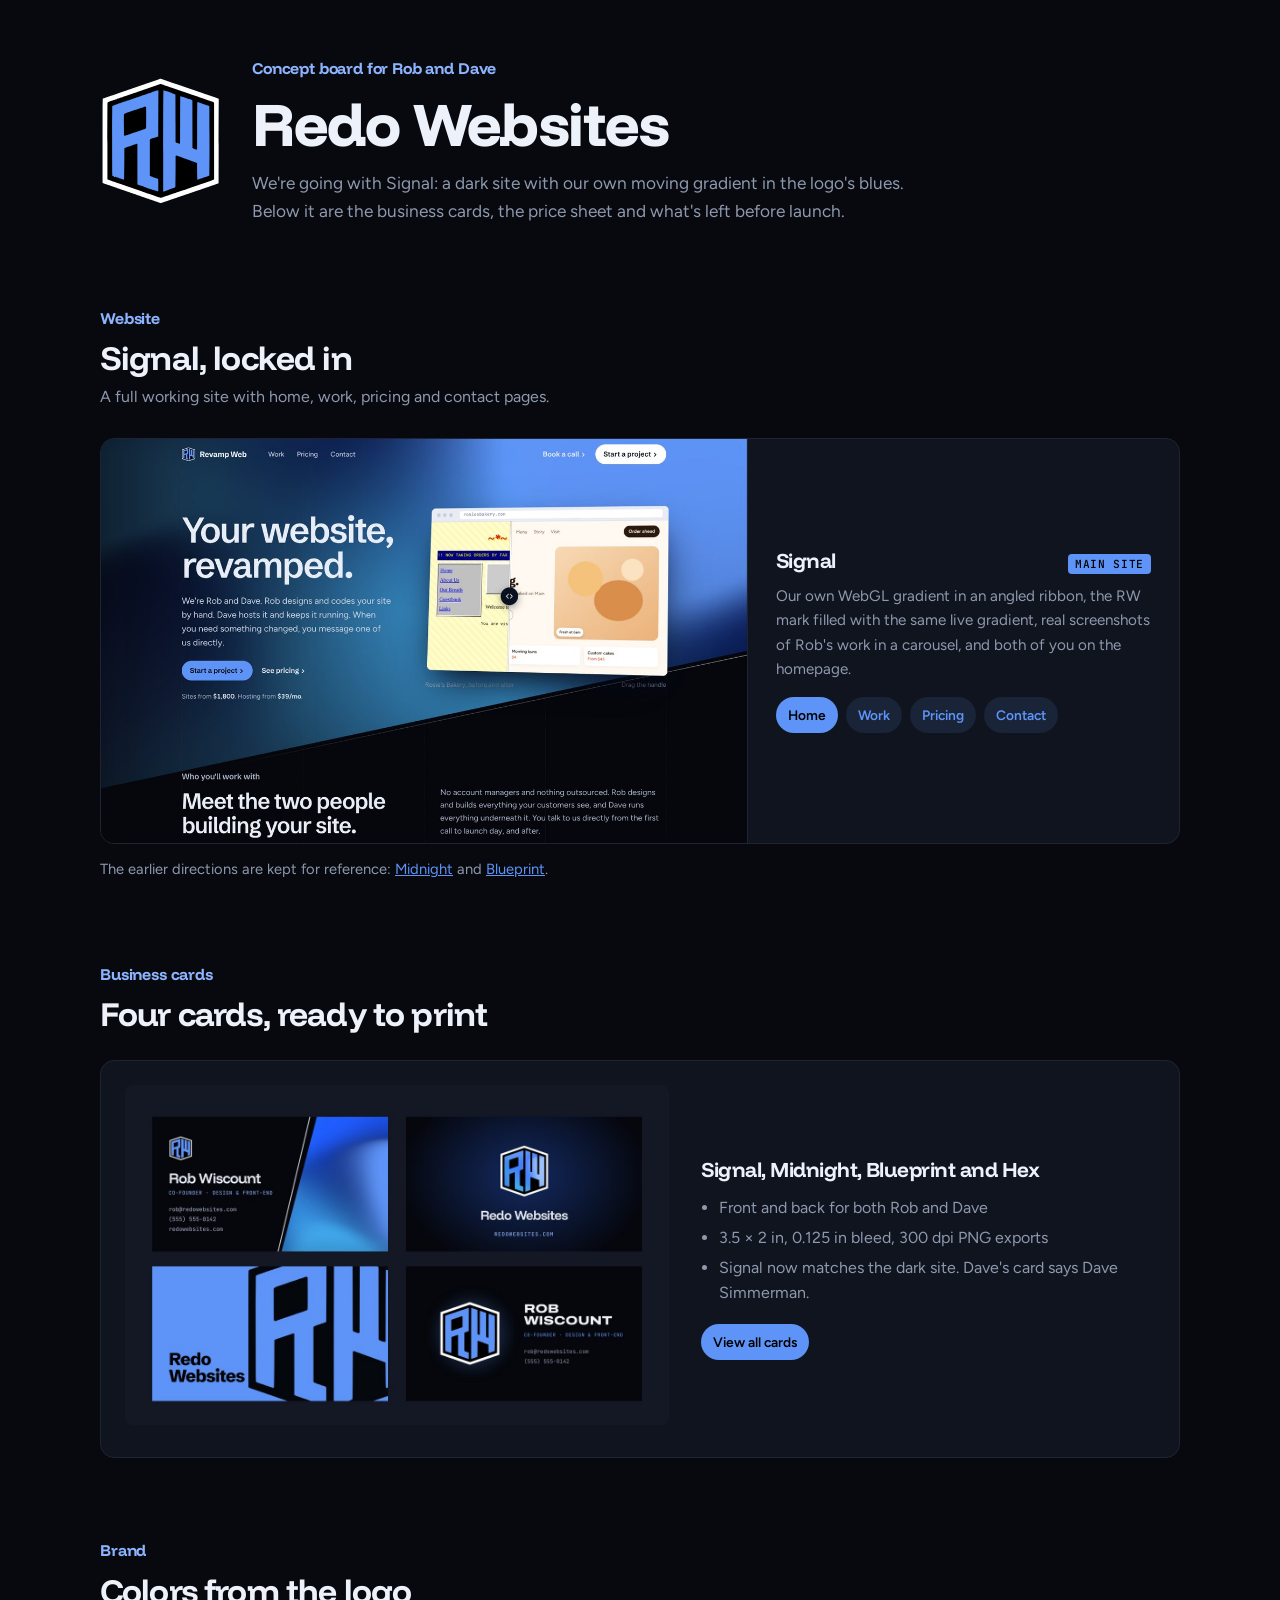
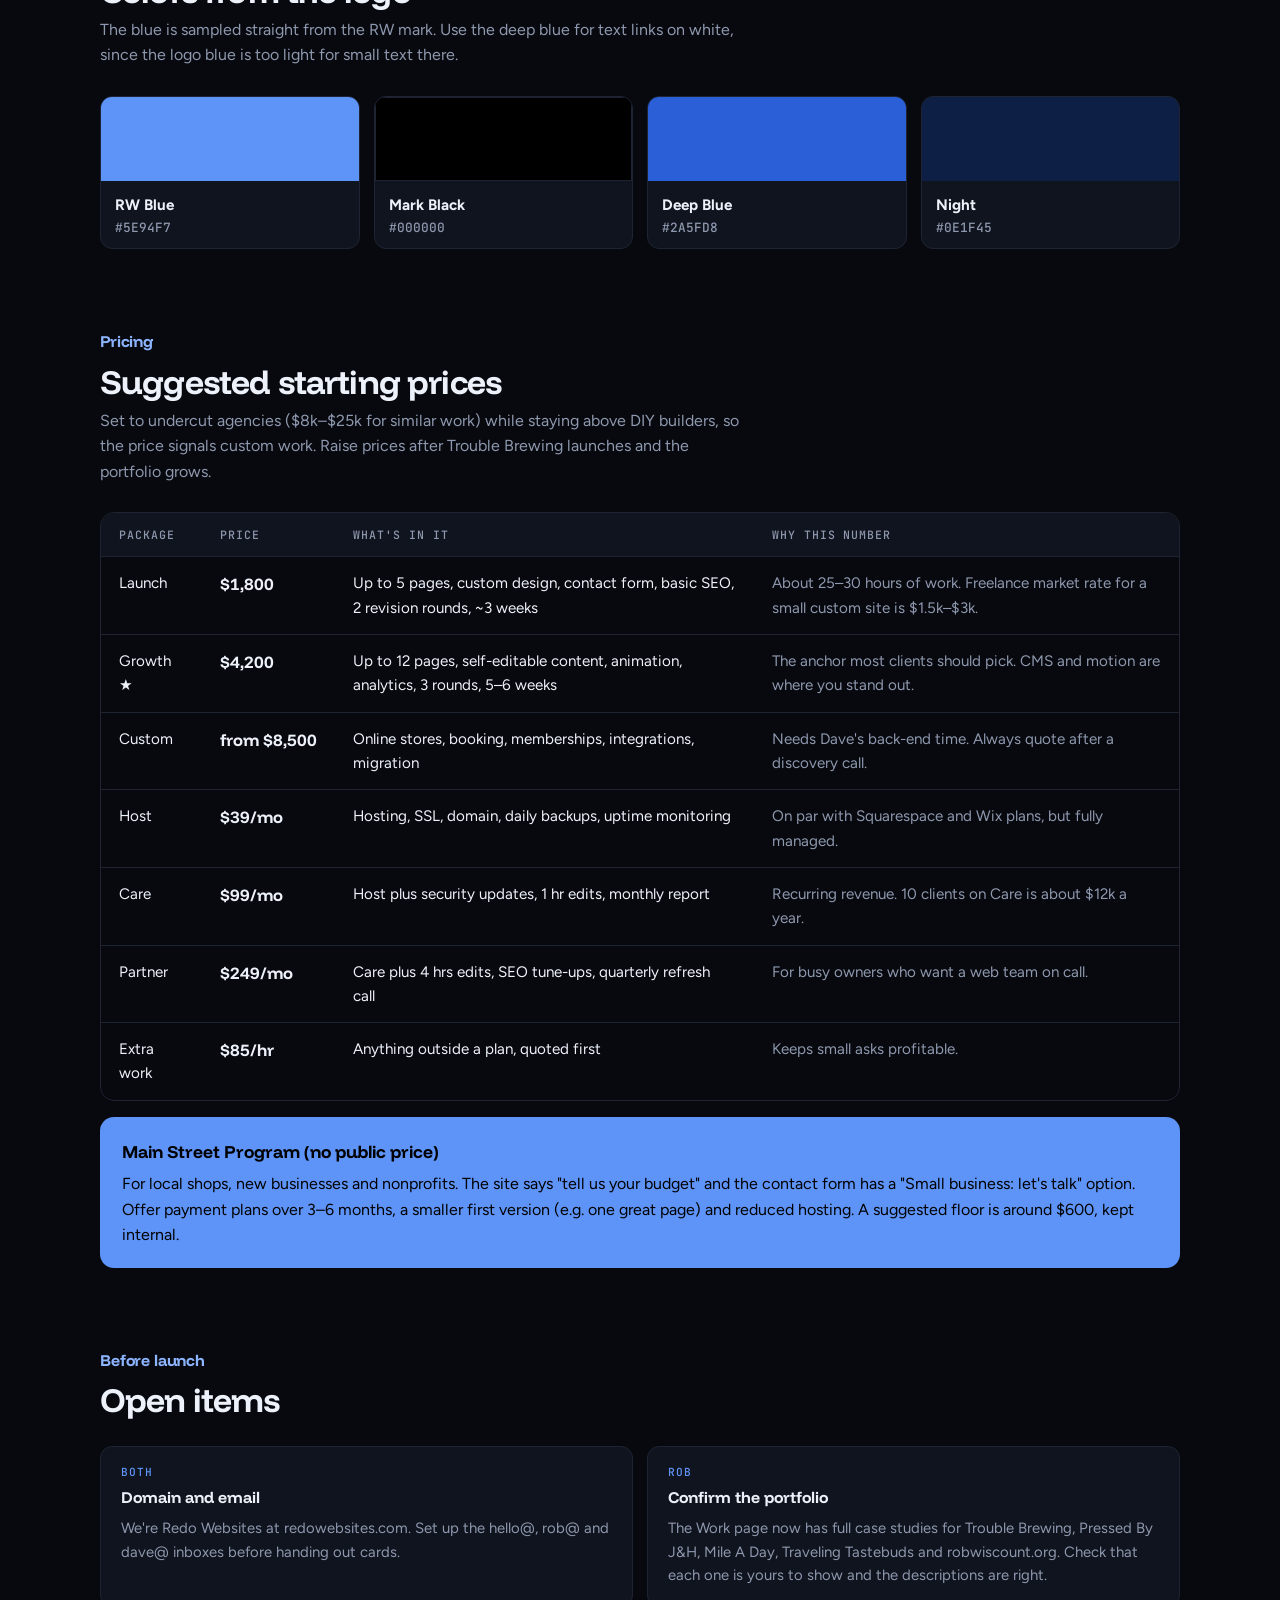
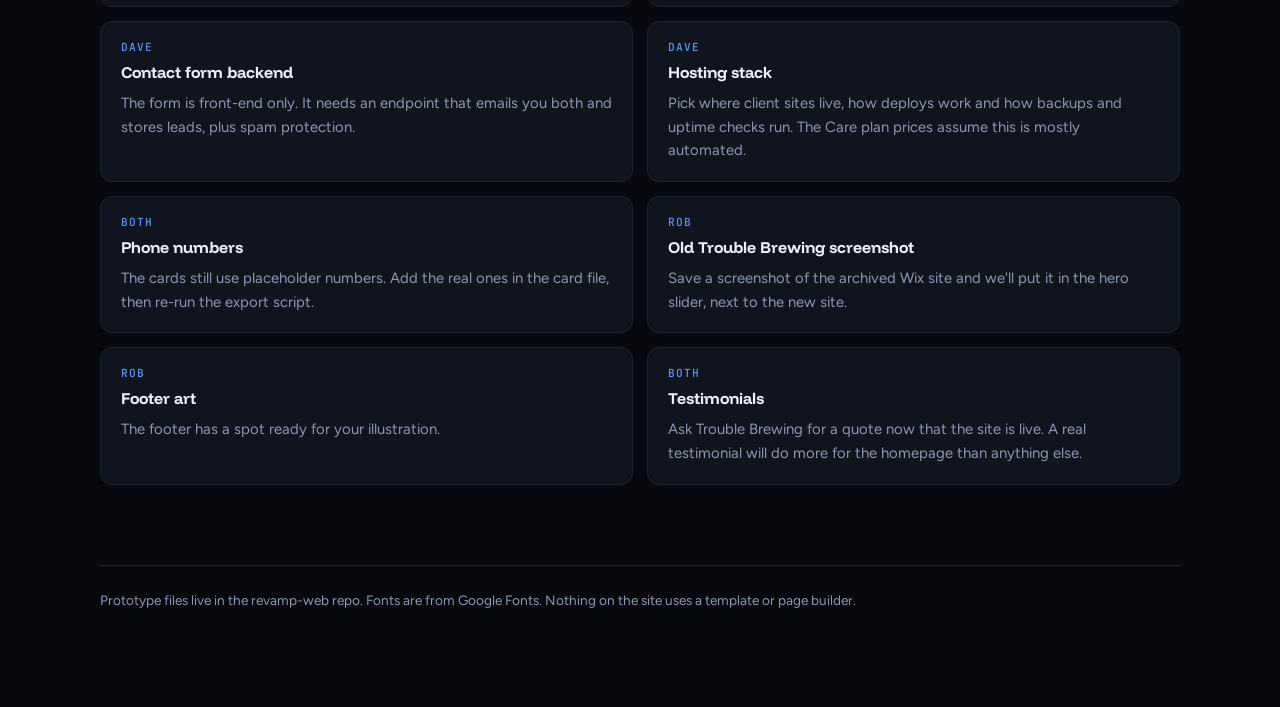
<file: index.html>
<!doctype html>
<html lang="en">
<head>
<meta charset="utf-8">
<meta name="viewport" content="width=device-width, initial-scale=1, viewport-fit=cover">
<title>Redo Websites Concepts</title>
<meta name="claude:viewport-fit-sides" content="cover">
<link rel="icon" href="assets/brand/rw-logo.svg" type="image/svg+xml">
<link rel="preconnect" href="https://fonts.googleapis.com">
<link rel="preconnect" href="https://fonts.gstatic.com" crossorigin>
<link rel="stylesheet" href="https://fonts.googleapis.com/css2?family=Figtree:wght@400;500;600;700&family=JetBrains+Mono:wght@500&family=Funnel+Display:wght@500;600;700&display=swap">
<style>
/* Concept board for Rob and Dave. Single dark look on purpose: the logo's black.
   Layout: one reading column, concept cards in a 3-up grid, reference tables below. */
:root {
  --bg: #07090E;
  --panel: #10141E;
  --line: #1E2433;
  --text: #EDF1FA;
  --dim: #8E98AE;
  --blue: #5E94F7;
  --display: "Funnel Display", "Helvetica Neue", Arial, sans-serif;
  --body: "Figtree", system-ui, sans-serif;
  --mono: "JetBrains Mono", ui-monospace, Menlo, monospace;
  color-scheme: dark;
}
*, *::before, *::after { box-sizing: border-box; }
[hidden] { display: none !important; }
body { margin: 0; background: var(--bg); color: var(--text); font-family: var(--body); line-height: 1.6; -webkit-font-smoothing: antialiased; }
a { color: var(--blue); }
:focus-visible { outline: 2px solid var(--blue); outline-offset: 3px; border-radius: 4px; }
h1, h2, h3 { font-family: var(--display); margin: 0; letter-spacing: -0.025em; line-height: 1.1; text-wrap: balance; }
p { margin: 0; }
.wrap { max-width: 1120px; margin-inline: auto; padding-block: 56px 96px; padding-left: max(20px, env(safe-area-inset-left, 0px)); padding-right: max(20px, env(safe-area-inset-right, 0px)); display: grid; gap: 80px; }
@media (max-width: 480px) { .wrap { padding-left: max(16px, env(safe-area-inset-left, 0px)); padding-right: max(16px, env(safe-area-inset-right, 0px)); } }
.wrap > * { min-width: 0; }
.label { font-family: var(--display); font-weight: 700; font-size: 1rem; letter-spacing: -0.01em; color: #8DB4FF; }

.intro { display: grid; grid-template-columns: auto minmax(0, 1fr); gap: 32px; align-items: center; }
.intro img { width: 120px; }
.intro h1 { font-size: clamp(2.2rem, 1.4rem + 3vw, 3.8rem); font-weight: 800; margin-top: 8px; }
.intro p { color: var(--dim); margin-top: 14px; max-width: 62ch; font-size: 1.08rem; }
@media (max-width: 600px) { .intro { grid-template-columns: minmax(0, 1fr); } .intro img { width: 84px; } }

.sec-head { display: grid; gap: 8px; margin-bottom: 28px; }
.sec-head h2 { font-size: clamp(1.5rem, 1.2rem + 1.2vw, 2.1rem); }
.sec-head p { color: var(--dim); max-width: 64ch; }

.concepts { display: grid; grid-template-columns: repeat(3, minmax(0, 1fr)); gap: 20px; }
.concept { background: var(--panel); border: 1px solid var(--line); border-radius: 14px; overflow: hidden; display: grid; grid-template-rows: auto 1fr; transition: border-color .25s, transform .3s; }
.concept:hover { border-color: var(--blue); transform: translateY(-3px); }
.concept img { width: 100%; aspect-ratio: 16 / 10; object-fit: cover; object-position: top; display: block; border-bottom: 1px solid var(--line); max-width: 100%; }
.concept__body { padding: 20px 22px 22px; display: grid; gap: 10px; align-content: start; }
.concept h3 { font-size: 1.3rem; display: flex; justify-content: space-between; align-items: baseline; gap: 10px; }
.concept h3 span { font: 500 .7rem var(--mono); letter-spacing: .08em; text-transform: uppercase; color: var(--dim); }
.concept p { color: var(--dim); font-size: .95rem; }
.links { display: flex; flex-wrap: wrap; gap: 8px; margin-top: 6px; }
.links a { font-size: .86rem; font-weight: 600; text-decoration: none; padding: 7px 12px; border-radius: 99px; background: rgba(94,148,247,.12); }
.links a:first-child { background: var(--blue); color: #000; }
.links a:hover { background: rgba(94,148,247,.25); }
.links a:first-child:hover { background: #7AA8FA; }
.concept--main { display: grid; grid-template-columns: minmax(0, 1.5fr) minmax(0, 1fr); grid-template-rows: none; }
.concept--main img { height: 100%; border-bottom: 0; border-right: 1px solid var(--line); }
.concept--main .concept__body { align-content: center; padding: 28px; }
@media (max-width: 800px) { .concept--main { grid-template-columns: minmax(0, 1fr); } .concept--main img { border-right: 0; border-bottom: 1px solid var(--line); } }
.concept h3 .pick { font: 500 .7rem var(--mono); color: #000; background: var(--blue); padding: 3px 7px; border-radius: 4px; letter-spacing: .06em; }
@media (max-width: 900px) { .concepts { grid-template-columns: minmax(0, 1fr); max-width: 560px; } }

.cards-row { display: grid; grid-template-columns: minmax(0, 1.2fr) minmax(0, 1fr); gap: 32px; align-items: center; background: var(--panel); border: 1px solid var(--line); border-radius: 14px; padding: 24px; }
.cards-row img { width: 100%; border-radius: 8px; max-width: 100%; }
.cards-row ul { margin: 14px 0 18px; padding-left: 18px; color: var(--dim); display: grid; gap: 4px; }
@media (max-width: 800px) { .cards-row { grid-template-columns: minmax(0, 1fr); } }

.brand { display: grid; grid-template-columns: repeat(4, minmax(0, 1fr)); gap: 14px; }
.swatch { border-radius: 12px; overflow: hidden; border: 1px solid var(--line); background: var(--panel); }
.swatch i { display: block; height: 84px; }
.swatch div { padding: 12px 14px; display: grid; gap: 2px; }
.swatch b { font-size: .95rem; }
.swatch code { font: 500 .8rem var(--mono); color: var(--dim); user-select: all; }
@media (max-width: 760px) { .brand { grid-template-columns: repeat(2, minmax(0, 1fr)); } }

.table-wrap { overflow-x: auto; border: 1px solid var(--line); border-radius: 14px; }
table { width: 100%; border-collapse: collapse; min-width: 640px; font-size: .95rem; }
th, td { padding: 14px 18px; text-align: left; border-bottom: 1px solid var(--line); vertical-align: top; }
thead th { font: 500 .72rem var(--mono); letter-spacing: .08em; text-transform: uppercase; color: var(--dim); background: var(--panel); }
tbody tr:last-child td { border-bottom: 0; }
td.num { font-family: var(--display); font-weight: 700; white-space: nowrap; font-size: 1.05rem; }
td.why { color: var(--dim); }
.ms { margin-top: 16px; padding: 20px 22px; border-radius: 14px; background: var(--blue); color: #000; display: grid; gap: 6px; }
.ms b { font-family: var(--display); font-size: 1.1rem; }

.todo { display: grid; grid-template-columns: repeat(2, minmax(0, 1fr)); gap: 14px; }
.todo div { background: var(--panel); border: 1px solid var(--line); border-radius: 12px; padding: 18px 20px; display: grid; gap: 6px; align-content: start; }
.todo b { font-family: var(--display); }
.todo p { color: var(--dim); font-size: .93rem; }
.todo .who { font: 500 .7rem var(--mono); letter-spacing: .08em; text-transform: uppercase; color: var(--blue); }
@media (max-width: 700px) { .todo { grid-template-columns: minmax(0, 1fr); } }
footer { color: var(--dim); font-size: .85rem; border-top: 1px solid var(--line); padding-top: 24px; }
</style>
</head>
<body>
<div class="wrap">
  <header class="intro">
    <img src="assets/brand/rw-logo.svg" alt="Redo Websites logo">
    <div>
      <span class="label">Concept board for Rob and Dave</span>
      <h1>Redo Websites</h1>
      <p>We're going with Signal: a dark site with our own moving gradient in the logo's blues. Below it are the business cards, the price sheet and what's left before launch.</p>
    </div>
  </header>

  <section>
    <div class="sec-head">
      <span class="label">Website</span>
      <h2>Signal, locked in</h2>
      <p>A full working site with home, work, pricing and contact pages.</p>
    </div>
    <article class="concept concept--main">
      <a href="site/index.html"><img src="assets/previews/signal.jpg" alt="Signal homepage"></a>
      <div class="concept__body">
        <h3>Signal <span class="pick">Main site</span></h3>
        <p>Our own WebGL gradient in an angled ribbon, the RW mark filled with the same live gradient, real screenshots of Rob's work in a carousel, and both of you on the homepage.</p>
        <div class="links"><a href="site/index.html">Home</a><a href="site/work.html">Work</a><a href="site/pricing.html">Pricing</a><a href="site/contact.html">Contact</a></div>
      </div>
    </article>
    <p style="color:var(--dim);font-size:.92rem;margin-top:14px">The earlier directions are kept for reference: <a href="concepts/midnight.html">Midnight</a> and <a href="concepts/blueprint.html">Blueprint</a>.</p>
  </section>

  <section>
    <div class="sec-head">
      <span class="label">Business cards</span>
      <h2>Four cards, ready to print</h2>
    </div>
    <div class="cards-row">
      <a href="business-cards/index.html"><img src="assets/previews/cards.jpg" alt="Four business card front designs"></a>
      <div>
        <h3 style="font-size:1.3rem">Signal, Midnight, Blueprint and Hex</h3>
        <ul>
          <li>Front and back for both Rob and Dave</li>
          <li>3.5 × 2 in, 0.125 in bleed, 300 dpi PNG exports</li>
          <li>Signal now matches the dark site. Dave's card says Dave Simmerman.</li>
        </ul>
        <div class="links"><a href="business-cards/index.html">View all cards</a></div>
      </div>
    </div>
  </section>

  <section>
    <div class="sec-head">
      <span class="label">Brand</span>
      <h2>Colors from the logo</h2>
      <p>The blue is sampled straight from the RW mark. Use the deep blue for text links on white, since the logo blue is too light for small text there.</p>
    </div>
    <div class="brand">
      <div class="swatch"><i style="background:#5E94F7"></i><div><b>RW Blue</b><code>#5E94F7</code></div></div>
      <div class="swatch"><i style="background:#000000;box-shadow:inset 0 0 0 1px #1E2433"></i><div><b>Mark Black</b><code>#000000</code></div></div>
      <div class="swatch"><i style="background:#2A5FD8"></i><div><b>Deep Blue</b><code>#2A5FD8</code></div></div>
      <div class="swatch"><i style="background:#0E1F45"></i><div><b>Night</b><code>#0E1F45</code></div></div>
    </div>
  </section>

  <section>
    <div class="sec-head">
      <span class="label">Pricing</span>
      <h2>Suggested starting prices</h2>
      <p>Set to undercut agencies ($8k–$25k for similar work) while staying above DIY builders, so the price signals custom work. Raise prices after Trouble Brewing launches and the portfolio grows.</p>
    </div>
    <div class="table-wrap">
      <table>
        <thead><tr><th>Package</th><th>Price</th><th>What's in it</th><th>Why this number</th></tr></thead>
        <tbody>
          <tr><td>Launch</td><td class="num">$1,800</td><td>Up to 5 pages, custom design, contact form, basic SEO, 2 revision rounds, ~3 weeks</td><td class="why">About 25–30 hours of work. Freelance market rate for a small custom site is $1.5k–$3k.</td></tr>
          <tr><td>Growth ★</td><td class="num">$4,200</td><td>Up to 12 pages, self-editable content, animation, analytics, 3 rounds, 5–6 weeks</td><td class="why">The anchor most clients should pick. CMS and motion are where you stand out.</td></tr>
          <tr><td>Custom</td><td class="num">from $8,500</td><td>Online stores, booking, memberships, integrations, migration</td><td class="why">Needs Dave's back-end time. Always quote after a discovery call.</td></tr>
          <tr><td>Host</td><td class="num">$39/mo</td><td>Hosting, SSL, domain, daily backups, uptime monitoring</td><td class="why">On par with Squarespace and Wix plans, but fully managed.</td></tr>
          <tr><td>Care</td><td class="num">$99/mo</td><td>Host plus security updates, 1 hr edits, monthly report</td><td class="why">Recurring revenue. 10 clients on Care is about $12k a year.</td></tr>
          <tr><td>Partner</td><td class="num">$249/mo</td><td>Care plus 4 hrs edits, SEO tune-ups, quarterly refresh call</td><td class="why">For busy owners who want a web team on call.</td></tr>
          <tr><td>Extra work</td><td class="num">$85/hr</td><td>Anything outside a plan, quoted first</td><td class="why">Keeps small asks profitable.</td></tr>
        </tbody>
      </table>
    </div>
    <div class="ms">
      <b>Main Street Program (no public price)</b>
      <span>For local shops, new businesses and nonprofits. The site says "tell us your budget" and the contact form has a "Small business: let's talk" option. Offer payment plans over 3–6 months, a smaller first version (e.g. one great page) and reduced hosting. A suggested floor is around $600, kept internal.</span>
    </div>
  </section>

  <section>
    <div class="sec-head">
      <span class="label">Before launch</span>
      <h2>Open items</h2>
    </div>
    <div class="todo">
      <div><span class="who">Both</span><b>Domain and email</b><p>We're Redo Websites at redowebsites.com. Set up the hello@, rob@ and dave@ inboxes before handing out cards.</p></div>
      <div><span class="who">Rob</span><b>Confirm the portfolio</b><p>The Work page now has full case studies for Trouble Brewing, Pressed By J&amp;H, Mile A Day, Traveling Tastebuds and robwiscount.org. Check that each one is yours to show and the descriptions are right.</p></div>
      <div><span class="who">Dave</span><b>Contact form backend</b><p>The form is front-end only. It needs an endpoint that emails you both and stores leads, plus spam protection.</p></div>
      <div><span class="who">Dave</span><b>Hosting stack</b><p>Pick where client sites live, how deploys work and how backups and uptime checks run. The Care plan prices assume this is mostly automated.</p></div>
      <div><span class="who">Both</span><b>Phone numbers</b><p>The cards still use placeholder numbers. Add the real ones in the card file, then re-run the export script.</p></div>
      <div><span class="who">Rob</span><b>Old Trouble Brewing screenshot</b><p>Save a screenshot of the archived Wix site and we'll put it in the hero slider, next to the new site.</p></div>
      <div><span class="who">Rob</span><b>Footer art</b><p>The footer has a spot ready for your illustration.</p></div>
      <div><span class="who">Both</span><b>Testimonials</b><p>Ask Trouble Brewing for a quote now that the site is live. A real testimonial will do more for the homepage than anything else.</p></div>
    </div>
  </section>

  <footer>Prototype files live in the revamp-web repo. Fonts are from Google Fonts. Nothing on the site uses a template or page builder.</footer>
</div>
</body>
</html>
</file>
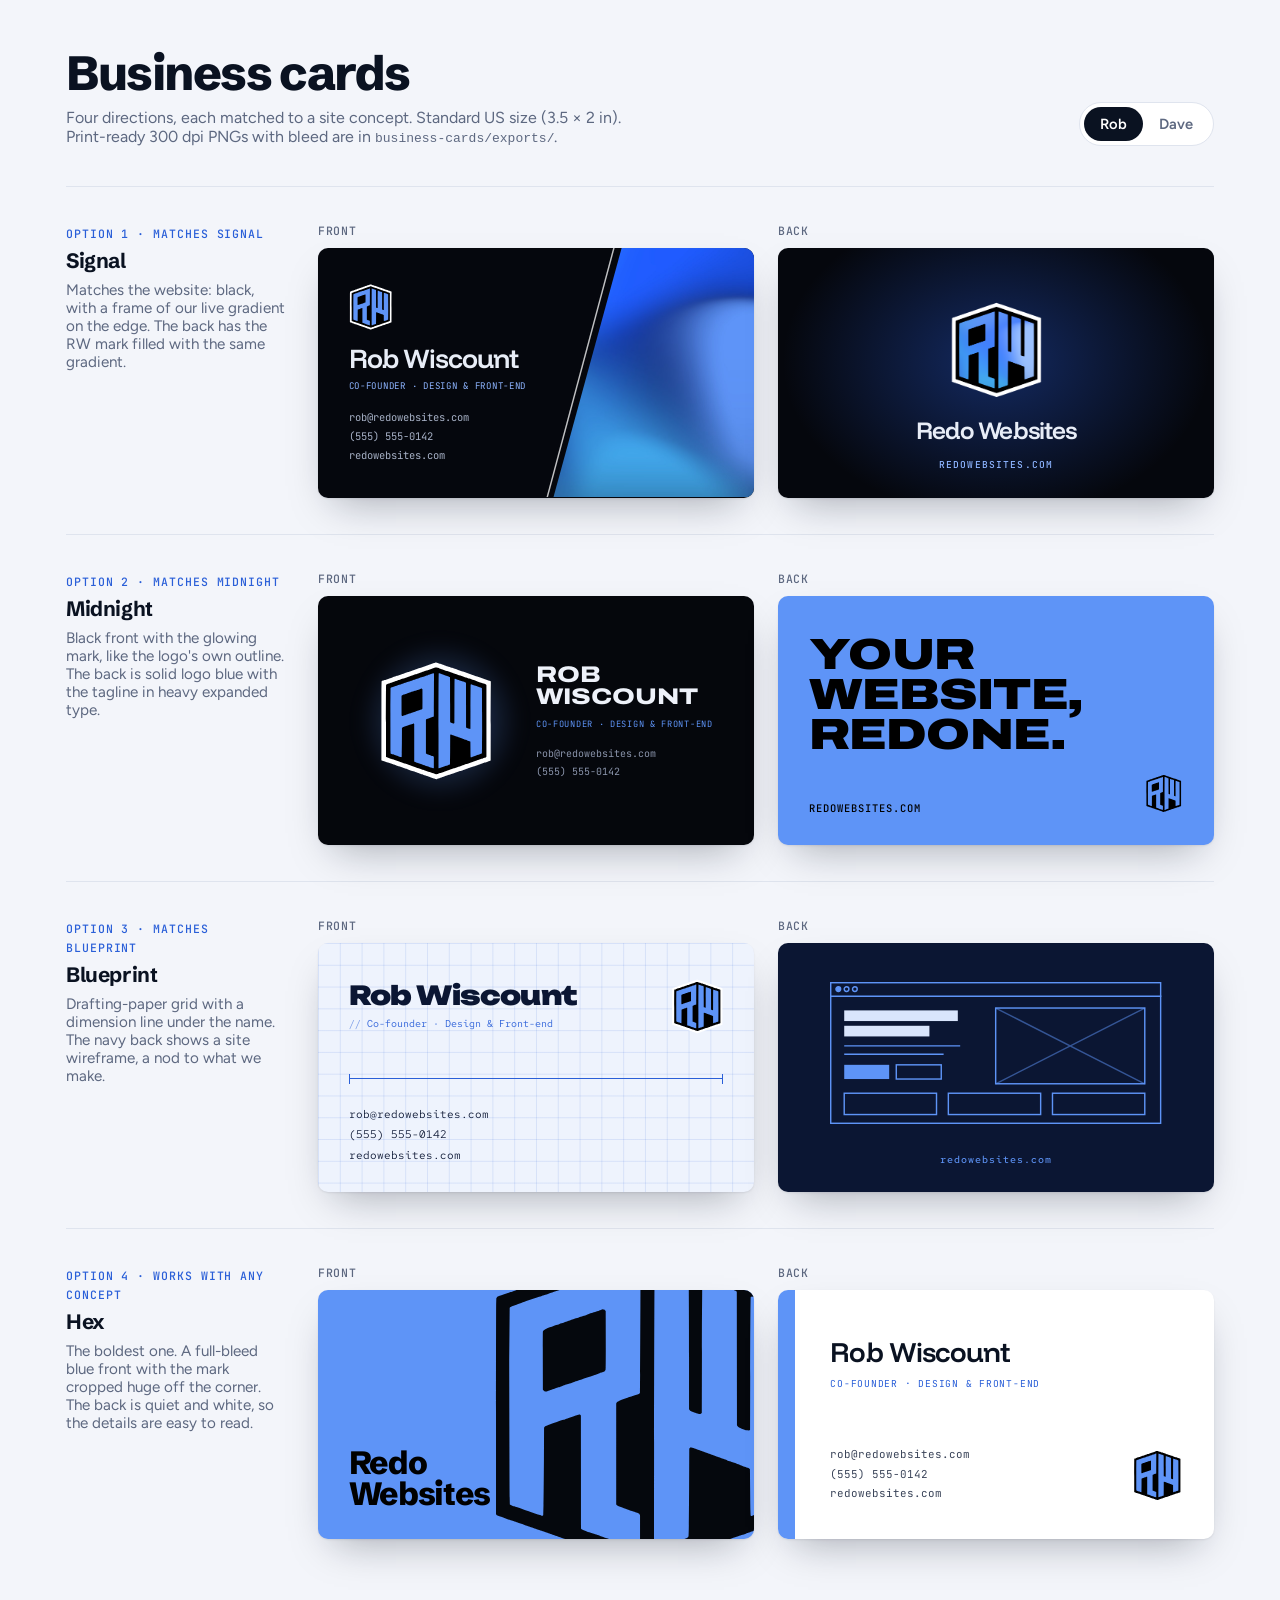
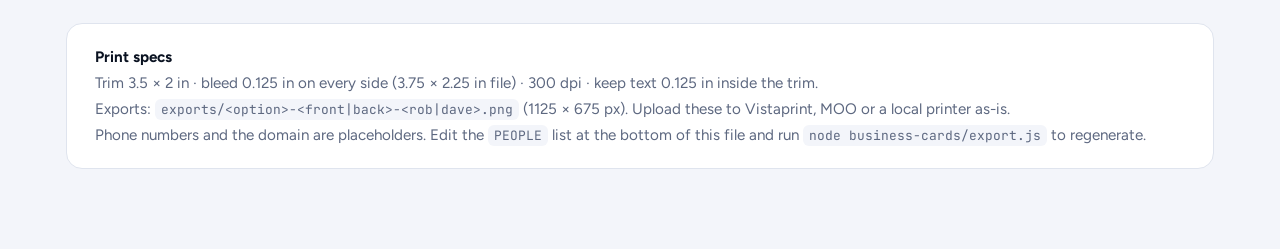
<file: business-cards/index.html>
<!doctype html>
<html lang="en">
<head>
<meta charset="utf-8">
<meta name="viewport" content="width=device-width, initial-scale=1, viewport-fit=cover">
<title>Redo Websites Business Cards</title>
<link rel="icon" href="../assets/brand/rw-logo.svg" type="image/svg+xml">
<link rel="preconnect" href="https://fonts.googleapis.com">
<link rel="preconnect" href="https://fonts.gstatic.com" crossorigin>
<link rel="stylesheet" href="https://fonts.googleapis.com/css2?family=Funnel+Display:wght@500;600;700&family=Archivo:wdth,wght@62..125,400..900&family=Figtree:wght@400;500;600&family=JetBrains+Mono:wght@400;500&family=Red+Hat+Mono:wght@400;500&family=Schibsted+Grotesk:wght@600;700;800&family=Unbounded:wght@700;900&display=swap">
<style>
/* Business card options. Cards are US standard 3.5 × 2 in.
   Every size inside a card is in cqw of the trim box, so the same markup
   renders the on-screen preview and the 300 dpi print export (with 0.125 in bleed). */
:root {
  --bg: #F3F5FA;
  --ink: #0A1221;
  --dim: #5D6880;
  --line: #DFE4EE;
  --blue: #5E94F7;
  --blue-deep: #2A5FD8;
  --night: #05070C;
  color-scheme: light;
}
*, *::before, *::after { box-sizing: border-box; }
[hidden] { display: none !important; }
body { margin: 0; background: var(--bg); color: var(--ink); font-family: "Figtree", system-ui, sans-serif; -webkit-font-smoothing: antialiased; }
.page { max-width: 1180px; margin-inline: auto; padding-block: 48px 80px; padding-left: max(16px, env(safe-area-inset-left, 0px)); padding-right: max(16px, env(safe-area-inset-right, 0px)); }
.top { display: flex; justify-content: space-between; align-items: end; gap: 24px; flex-wrap: wrap; margin-bottom: 40px; }
.top h1 { font: 800 clamp(2rem, 1.4rem + 2vw, 3rem)/1.05 "Schibsted Grotesk", sans-serif; letter-spacing: -0.03em; margin: 0; }
.top p { color: var(--dim); margin: 10px 0 0; max-width: 56ch; }
.seg { display: inline-flex; background: #fff; border: 1px solid var(--line); border-radius: 99px; padding: 4px; }
.seg button { border: 0; background: none; font: 600 .92rem "Figtree", sans-serif; padding: 8px 16px; border-radius: 99px; cursor: pointer; color: var(--dim); }
.seg button[aria-pressed="true"] { background: var(--ink); color: #fff; }
.option { display: grid; grid-template-columns: 220px minmax(0, 1fr); gap: 32px; padding-block: 36px; border-top: 1px solid var(--line); }
.option h2 { font: 700 1.3rem "Schibsted Grotesk", sans-serif; margin: 6px 0 8px; letter-spacing: -0.02em; }
.option p { color: var(--dim); margin: 0; font-size: .95rem; }
.option .tag { font: 500 .72rem "JetBrains Mono", monospace; letter-spacing: .08em; text-transform: uppercase; color: var(--blue-deep); }
.pair { display: grid; grid-template-columns: repeat(2, minmax(0, 1fr)); gap: 24px; }
.side { display: grid; gap: 10px; min-width: 0; }
.side small { font: 500 .72rem "JetBrains Mono", monospace; color: var(--dim); letter-spacing: .06em; text-transform: uppercase; }
@media (max-width: 900px) { .option { grid-template-columns: minmax(0, 1fr); gap: 18px; } }
@media (max-width: 620px) { .pair { grid-template-columns: minmax(0, 1fr); } }

/* ---------- Card frame ---------- */
.card {
  --bleed: 0px;
  position: relative; overflow: hidden; width: 100%; max-width: 100%;
  aspect-ratio: 3.5 / 2;
  border-radius: 10px;
  box-shadow: 0 1px 2px rgba(10,18,33,.08), 0 18px 40px -16px rgba(10,18,33,.35);
}
.trim { position: absolute; inset: var(--bleed); container-type: inline-size; }
body.export { background: #fff; }
body.export .card { --bleed: 0.125in; width: 3.75in; aspect-ratio: auto; height: 2.25in; border-radius: 0; box-shadow: none; }
/* decoration that should run to the cut line uses --b to reach into the bleed */
.trim { --b: calc(-1 * var(--bleed)); }

/* Shared card type */
.c-name { font-weight: 700; line-height: 1; letter-spacing: -0.02em; }
.c-role { font-family: "JetBrains Mono", monospace; text-transform: uppercase; letter-spacing: .08em; }
.c-lines { display: grid; gap: 1.2cqw; font-family: "JetBrains Mono", monospace; }

/* ---------- 1. Signal ---------- */
.signal-front { background: #05070D; color: #E8EDF7; }
.signal-front .band { position: absolute; top: var(--b); right: var(--b); bottom: var(--b); width: calc(46cqw + var(--bleed)); background: url("../assets/brand/gradient-still.jpg") center / cover; clip-path: polygon(34% 0, 100% 0, 100% 100%, 0 100%); }
.signal-front .edge { position: absolute; top: var(--b); bottom: var(--b); left: 52.4cqw; width: 15.64cqw; clip-path: polygon(calc(100% - 1.5px) 0, 100% 0, 1.5px 100%, 0 100%); background: rgba(255,255,255,.75); }
.signal-front .logo { position: absolute; left: 7cqw; top: 8cqw; width: 10cqw; }
.signal-front .who { position: absolute; left: 7cqw; bottom: 8cqw; display: grid; gap: 1.8cqw; }
.signal-front .c-name { font-family: "Funnel Display", "Schibsted Grotesk", sans-serif; font-size: 6.2cqw; font-weight: 600; letter-spacing: -0.035em; }
.signal-front .c-role { font-size: 2.1cqw; color: #8DB4FF; }
.signal-front .c-lines { font-size: 2.4cqw; color: #A7B1C6; margin-top: 2.4cqw; }
.signal-back { background: radial-gradient(70% 90% at 50% 45%, rgba(47,107,255,.35), rgba(47,107,255,0) 70%), #05070D; color: #E8EDF7; }
.signal-back .inner { position: absolute; inset: 0; display: grid; place-items: center; align-content: center; gap: 3.5cqw; }
.signal-back img { width: 21cqw; }
.signal-back .word { font: 600 5.6cqw "Funnel Display", "Schibsted Grotesk", sans-serif; letter-spacing: -0.035em; }
.signal-back .url { position: absolute; bottom: 6cqw; left: 0; right: 0; text-align: center; font: 500 2.2cqw "JetBrains Mono", monospace; letter-spacing: .12em; text-transform: uppercase; color: #8DB4FF; }

/* ---------- 2. Midnight ---------- */
.mid-front { background: var(--night); color: #EEF2FA; }
.mid-front .glow { position: absolute; left: 8cqw; top: 50%; width: 40cqw; height: 40cqw; transform: translateY(-50%); background: radial-gradient(circle, rgba(94,148,247,.5), transparent 65%); filter: blur(2cqw); }
.mid-front .logo { position: absolute; left: 14cqw; top: 50%; transform: translateY(-50%); width: 26cqw; }
.mid-front .who { position: absolute; left: 50cqw; right: 6cqw; top: 50%; transform: translateY(-50%); display: grid; gap: 2cqw; }
.mid-front .c-name { font-family: "Archivo", sans-serif; font-stretch: 125%; font-weight: 800; text-transform: uppercase; font-size: 5.2cqw; letter-spacing: 0; }
.mid-front .c-role { font-size: 2cqw; color: var(--blue); }
.mid-front .c-lines { font-size: 2.3cqw; color: #8A94AB; margin-top: 2cqw; }
.mid-back { background: var(--blue); color: #000; }
.mid-back .big { position: absolute; left: 7cqw; top: 9cqw; font: 900 10cqw/0.92 "Archivo", sans-serif; font-stretch: 125%; text-transform: uppercase; letter-spacing: -0.01em; }
.mid-back .foot { position: absolute; left: 7cqw; right: 7cqw; bottom: 7cqw; display: flex; justify-content: space-between; align-items: end; font: 500 2.4cqw "JetBrains Mono", monospace; letter-spacing: .1em; text-transform: uppercase; }
.mid-back .foot img { width: 9cqw; }

/* ---------- 3. Blueprint ---------- */
.bp-front { background-color: #EEF3FD; background-image: linear-gradient(rgba(42,95,216,.12) 1px, transparent 1px), linear-gradient(90deg, rgba(42,95,216,.12) 1px, transparent 1px); background-size: 5% 8.75%; color: #0B1633; }
.bp-front .logo { position: absolute; right: 7cqw; top: 8cqw; width: 12cqw; }
.bp-front .who { position: absolute; left: 7cqw; top: 9cqw; display: grid; gap: 2cqw; }
.bp-front .c-name { font: 900 6cqw/1 "Unbounded", sans-serif; letter-spacing: -0.03em; }
.bp-front .c-role { font-family: "Red Hat Mono", monospace; font-size: 2.3cqw; color: #2A5FD8; text-transform: none; letter-spacing: 0; }
.bp-front .c-role::before { content: "// "; opacity: .6; }
.bp-front .dimline { position: absolute; left: 7cqw; right: 7cqw; top: 31cqw; height: 0; border-top: 1px solid #2A5FD8; }
.bp-front .dimline::before, .bp-front .dimline::after { content: ""; position: absolute; top: -1.2cqw; width: 1px; height: 2.4cqw; background: #2A5FD8; }
.bp-front .dimline::before { left: 0; } .bp-front .dimline::after { right: 0; }
.bp-front .c-lines { position: absolute; left: 7cqw; bottom: 7cqw; font-family: "Red Hat Mono", monospace; font-size: 2.6cqw; }
.bp-back { background: #0B1633; color: #D9E5FC; }
.bp-back svg { position: absolute; left: 12cqw; top: 9cqw; width: 76cqw; height: auto; }
.bp-back .url { position: absolute; left: 0; right: 0; bottom: 6cqw; text-align: center; font: 500 2.4cqw "Red Hat Mono", monospace; letter-spacing: .1em; color: #5E94F7; }

/* ---------- 4. Hex ---------- */
.hex-front { background: var(--blue); color: #000; }
.hex-front .mark { position: absolute; right: -14cqw; top: -16cqw; width: 78cqw; opacity: .95; }
.hex-front .word { position: absolute; left: 7cqw; bottom: 7cqw; font: 800 7.4cqw/0.95 "Schibsted Grotesk", sans-serif; letter-spacing: -0.04em; }
.hex-back { background: #fff; color: var(--ink); }
.hex-back .stripe { position: absolute; left: var(--b); top: var(--b); bottom: var(--b); width: calc(4cqw + var(--bleed)); background: var(--blue); }
.hex-back .who { position: absolute; left: 12cqw; top: 10cqw; display: grid; gap: 2cqw; }
.hex-back .c-name { font: 600 6.4cqw "Funnel Display", "Schibsted Grotesk", sans-serif; letter-spacing: -0.03em; }
.hex-back .c-role { font-size: 2.2cqw; color: var(--blue-deep); }
.hex-back .c-lines { position: absolute; left: 12cqw; bottom: 9cqw; font-size: 2.5cqw; color: #3A4459; }
.hex-back .logo { position: absolute; right: 7cqw; bottom: 8cqw; width: 12cqw; }

.specs { margin-top: 48px; background: #fff; border: 1px solid var(--line); border-radius: 16px; padding: 24px 28px; display: grid; gap: 8px; font-size: .95rem; color: var(--dim); }
.specs b { color: var(--ink); }
.specs code { font-family: "JetBrains Mono", monospace; font-size: .85em; background: var(--bg); padding: 2px 6px; border-radius: 6px; }
</style>
</head>
<body>
<div class="page">
  <div class="top">
    <div>
      <h1>Business cards</h1>
      <p>Four directions, each matched to a site concept. Standard US size (3.5 × 2 in). Print-ready 300 dpi PNGs with bleed are in <code>business-cards/exports/</code>.</p>
    </div>
    <div class="seg" role="group" aria-label="Whose card">
      <button type="button" data-person="rob" aria-pressed="true">Rob</button>
      <button type="button" data-person="dave" aria-pressed="false">Dave</button>
    </div>
  </div>

  <!-- 1 -->
  <section class="option" data-option="signal">
    <div><span class="tag">Option 1 · matches Signal</span><h2>Signal</h2><p>Matches the website: black, with a frame of our live gradient on the edge. The back has the RW mark filled with the same gradient.</p></div>
    <div class="pair">
      <div class="side"><small>Front</small>
        <div class="card signal-front" data-export="signal-front"><div class="trim">
          <div class="band"></div><div class="edge"></div>
          <img class="logo" src="../assets/brand/rw-logo.svg" alt="">
          <div class="who"><div class="c-name" data-f="name"></div><div class="c-role" data-f="role"></div>
            <div class="c-lines"><span data-f="email"></span><span data-f="phone"></span><span data-f="web"></span></div></div>
        </div></div>
      </div>
      <div class="side"><small>Back</small>
        <div class="card signal-back" data-export="signal-back"><div class="trim"><div class="inner"><img src="../assets/brand/rw-logo-gradient.png" alt=""><div class="word">Redo Websites</div></div><div class="url" data-f="web"></div></div></div>
      </div>
    </div>
  </section>

  <!-- 2 -->
  <section class="option" data-option="midnight">
    <div><span class="tag">Option 2 · matches Midnight</span><h2>Midnight</h2><p>Black front with the glowing mark, like the logo's own outline. The back is solid logo blue with the tagline in heavy expanded type.</p></div>
    <div class="pair">
      <div class="side"><small>Front</small>
        <div class="card mid-front" data-export="midnight-front"><div class="trim">
          <div class="glow"></div><img class="logo" src="../assets/brand/rw-logo.svg" alt="">
          <div class="who"><div class="c-name" data-f="name"></div><div class="c-role" data-f="role"></div>
            <div class="c-lines"><span data-f="email"></span><span data-f="phone"></span></div></div>
        </div></div>
      </div>
      <div class="side"><small>Back</small>
        <div class="card mid-back" data-export="midnight-back"><div class="trim"><div class="big">Your<br>website,<br>redone.</div><div class="foot"><span data-f="web"></span><img src="../assets/brand/rw-logo-flat.svg" alt=""></div></div></div>
      </div>
    </div>
  </section>

  <!-- 3 -->
  <section class="option" data-option="blueprint">
    <div><span class="tag">Option 3 · matches Blueprint</span><h2>Blueprint</h2><p>Drafting-paper grid with a dimension line under the name. The navy back shows a site wireframe, a nod to what we make.</p></div>
    <div class="pair">
      <div class="side"><small>Front</small>
        <div class="card bp-front" data-export="blueprint-front"><div class="trim">
          <div class="who"><div class="c-name" data-f="name"></div><div class="c-role" data-f="role"></div></div>
          <img class="logo" src="../assets/brand/rw-logo.svg" alt="">
          <div class="dimline"></div>
          <div class="c-lines"><span data-f="email"></span><span data-f="phone"></span><span data-f="web"></span></div>
        </div></div>
      </div>
      <div class="side"><small>Back</small>
        <div class="card bp-back" data-export="blueprint-back"><div class="trim">
          <svg viewBox="0 0 280 120" fill="none" stroke="#5E94F7" stroke-width="1.2">
            <rect x="0.6" y="0.6" width="278.8" height="118.8"/><path d="M0 12 H280"/>
            <circle cx="7" cy="6" r="2" fill="#5E94F7"/><circle cx="14" cy="6" r="2"/><circle cx="21" cy="6" r="2"/>
            <rect x="12" y="24" width="96" height="9" fill="#D9E5FC" stroke="none"/><rect x="12" y="37" width="72" height="9" fill="#D9E5FC" stroke="none"/>
            <path d="M12 54 H110 M12 61 H96"/><rect x="12" y="70" width="38" height="12" fill="#5E94F7" stroke="none"/><rect x="56" y="70" width="38" height="12"/>
            <rect x="140" y="22" width="126" height="64"/><path d="M140 22 L266 86 M266 22 L140 86" opacity=".5"/>
            <rect x="12" y="94" width="78" height="18"/><rect x="100" y="94" width="78" height="18"/><rect x="188" y="94" width="78" height="18"/>
          </svg>
          <div class="url" data-f="web"></div>
        </div></div>
      </div>
    </div>
  </section>

  <!-- 4 -->
  <section class="option" data-option="hex">
    <div><span class="tag">Option 4 · works with any concept</span><h2>Hex</h2><p>The boldest one. A full-bleed blue front with the mark cropped huge off the corner. The back is quiet and white, so the details are easy to read.</p></div>
    <div class="pair">
      <div class="side"><small>Front</small>
        <div class="card hex-front" data-export="hex-front"><div class="trim"><img class="mark" src="../assets/brand/rw-logo-flat.svg" alt=""><div class="word">Redo<br>Websites</div></div></div>
      </div>
      <div class="side"><small>Back</small>
        <div class="card hex-back" data-export="hex-back"><div class="trim">
          <div class="stripe"></div>
          <div class="who"><div class="c-name" data-f="name"></div><div class="c-role" data-f="role"></div></div>
          <div class="c-lines"><span data-f="email"></span><span data-f="phone"></span><span data-f="web"></span></div>
          <img class="logo" src="../assets/brand/rw-logo.svg" alt="">
        </div></div>
      </div>
    </div>
  </section>

  <div class="specs">
    <b>Print specs</b>
    <span>Trim 3.5 × 2 in · bleed 0.125 in on every side (3.75 × 2.25 in file) · 300 dpi · keep text 0.125 in inside the trim.</span>
    <span>Exports: <code>exports/&lt;option&gt;-&lt;front|back&gt;-&lt;rob|dave&gt;.png</code> (1125 × 675 px). Upload these to Vistaprint, MOO or a local printer as-is.</span>
    <span>Phone numbers and the domain are placeholders. Edit the <code>PEOPLE</code> list at the bottom of this file and run <code>node business-cards/export.js</code> to regenerate.</span>
  </div>
</div>

<script>
// Edit details here. Phone numbers and the domain are placeholders.
const PEOPLE = {
  rob:  { name: "Rob Wiscount", role: "Co-founder · Design & Front-end", email: "rob@redowebsites.com",  phone: "(555) 555-0142", web: "redowebsites.com" },
  dave: { name: "Dave Simmerman", role: "Co-founder · Back-end & Hosting", email: "dave@redowebsites.com", phone: "(555) 555-0187", web: "redowebsites.com" },
};
const params = new URLSearchParams(location.search);
if (params.has("export")) document.body.classList.add("export");
const render = (key) => {
  const p = PEOPLE[key];
  document.querySelectorAll("[data-f]").forEach((el) => (el.textContent = p[el.dataset.f]));
  document.querySelectorAll("[data-person]").forEach((b) => b.setAttribute("aria-pressed", String(b.dataset.person === key)));
};
document.querySelectorAll("[data-person]").forEach((b) => b.addEventListener("click", () => render(b.dataset.person)));
render(params.get("person") in PEOPLE ? params.get("person") : "rob");
</script>
</body>
</html>
</file>
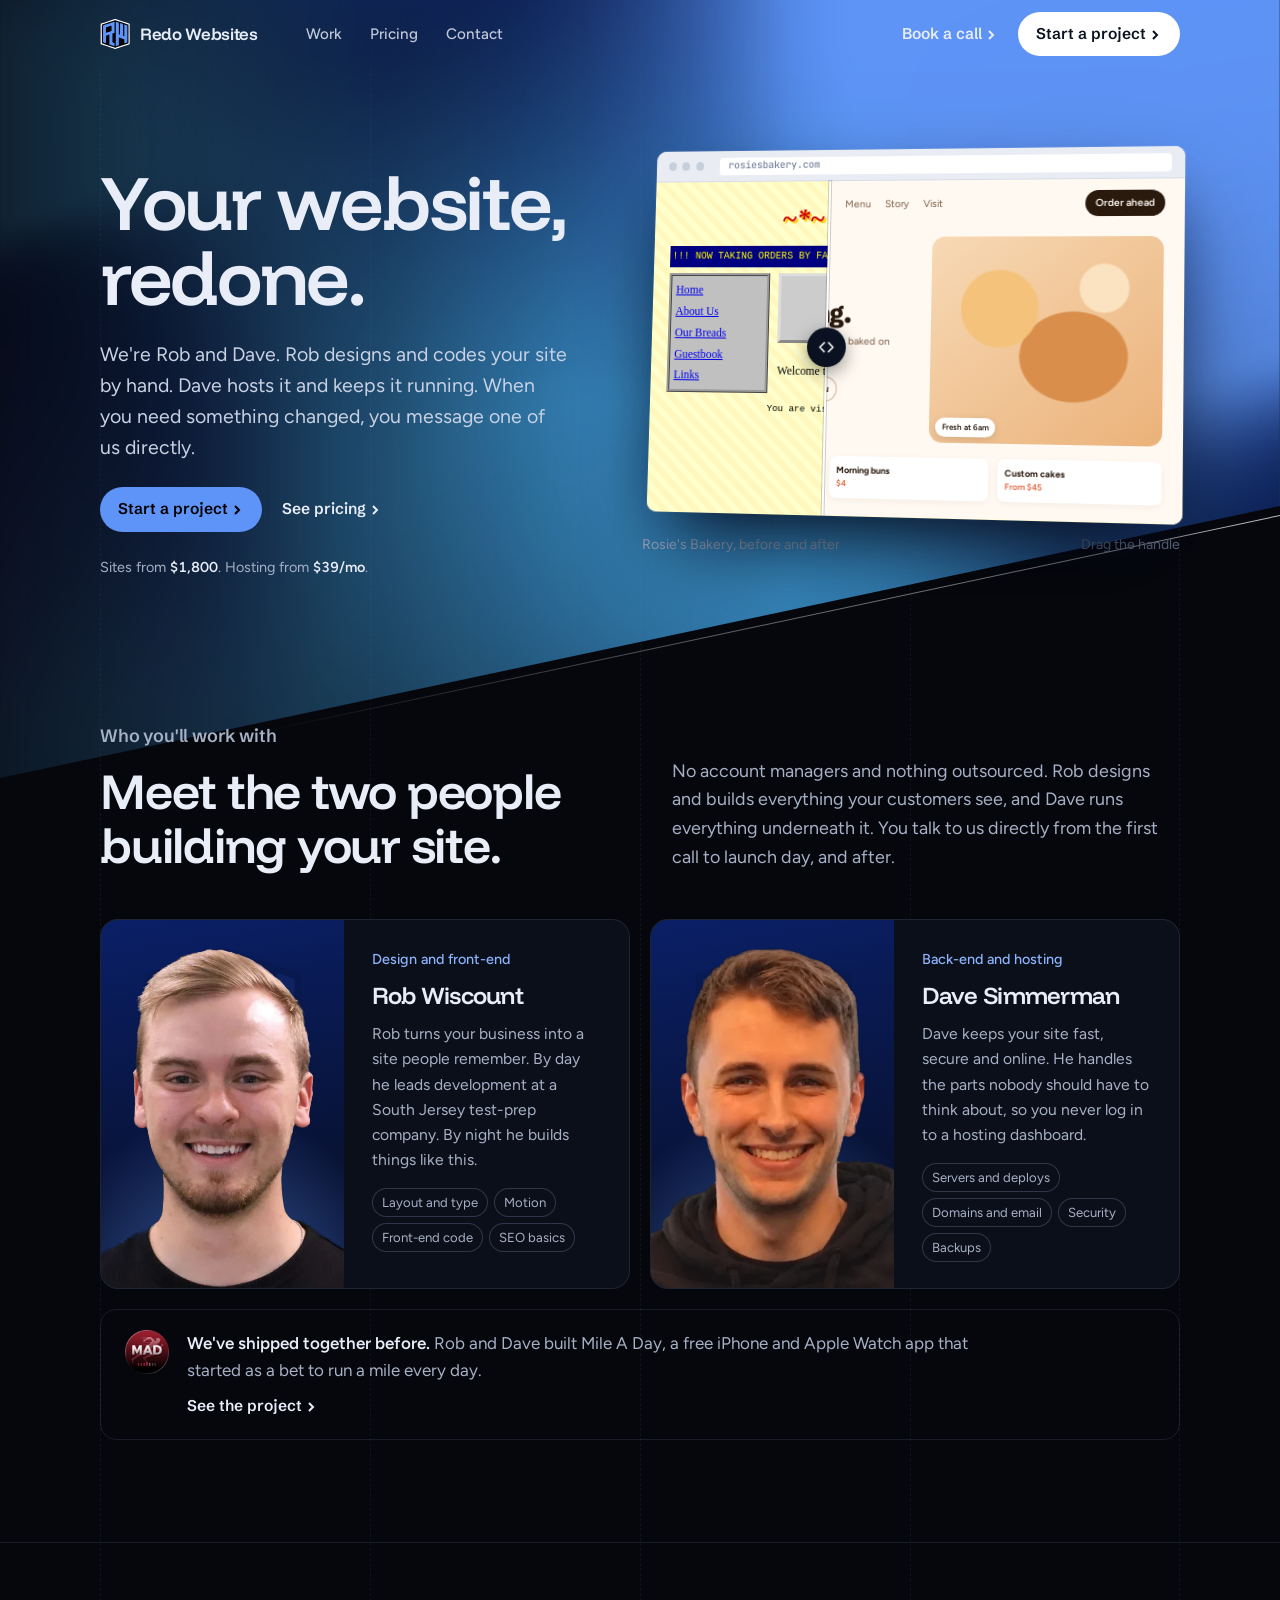
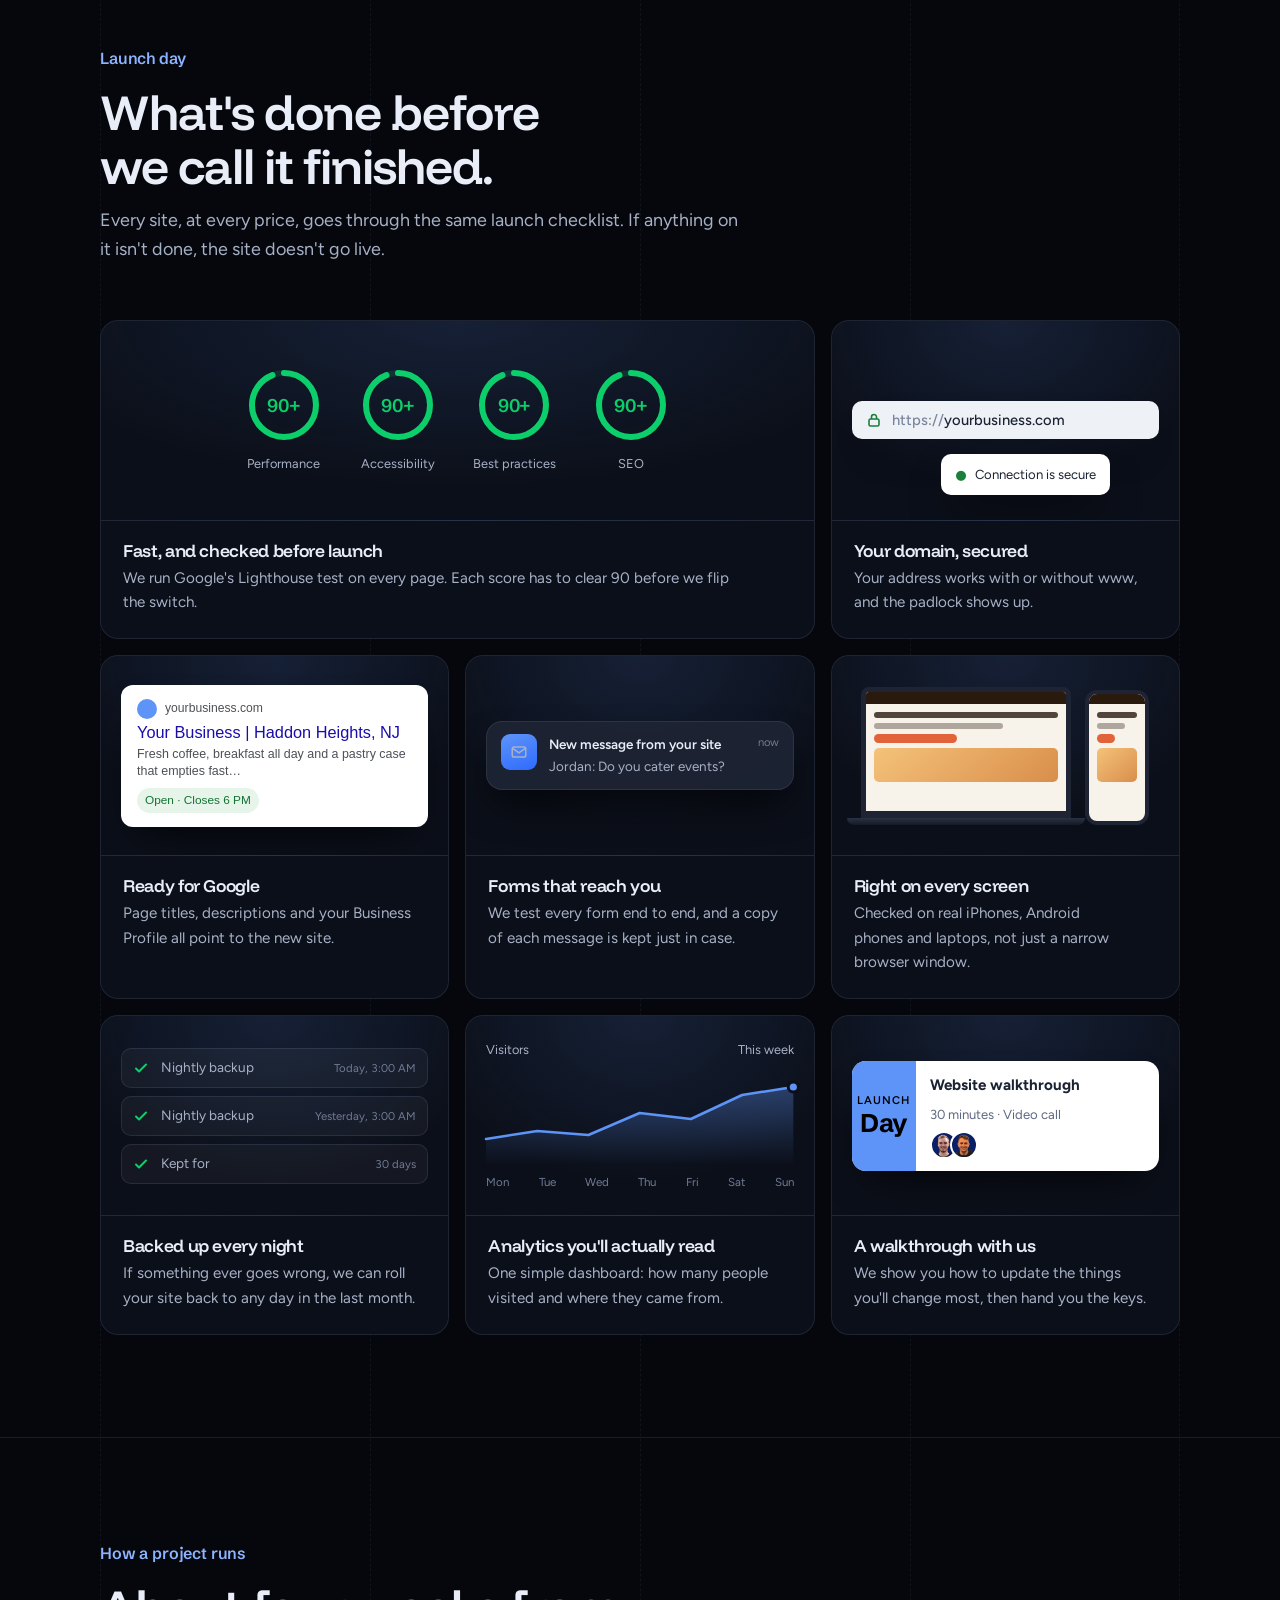
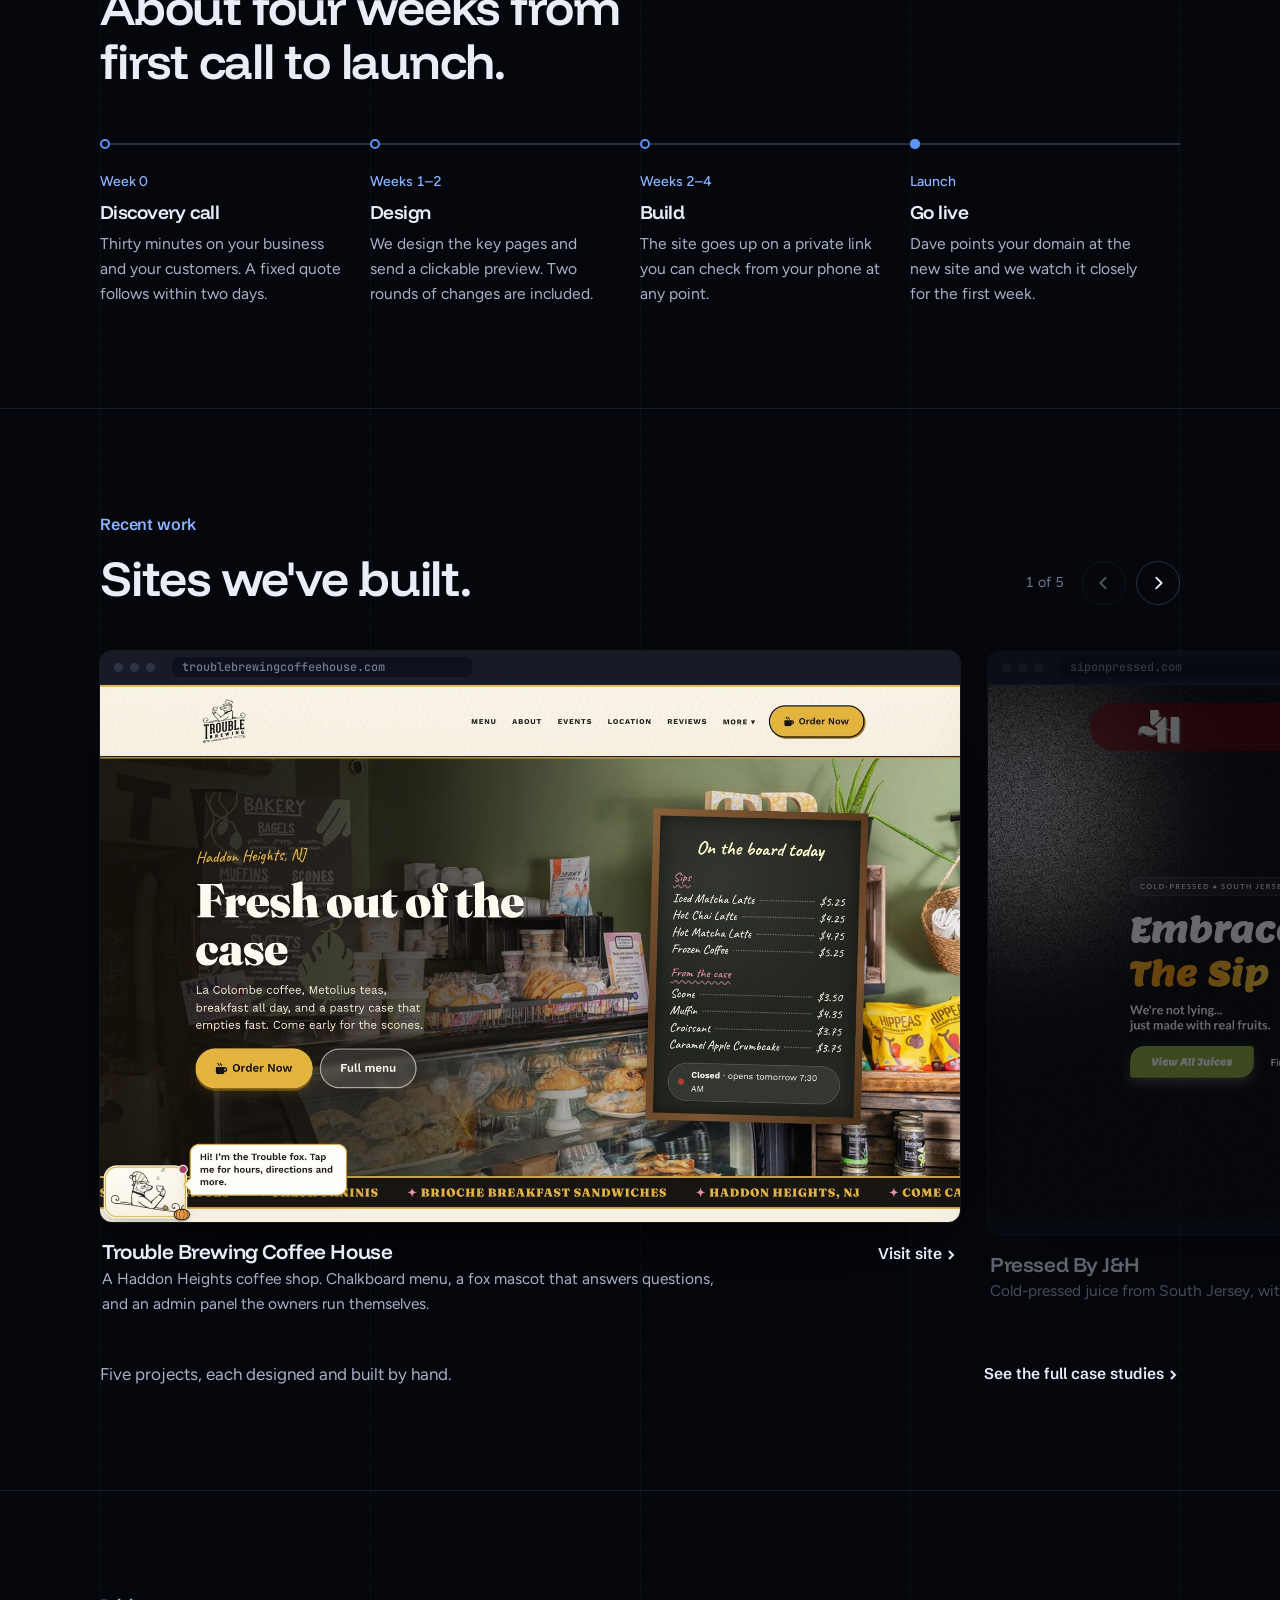
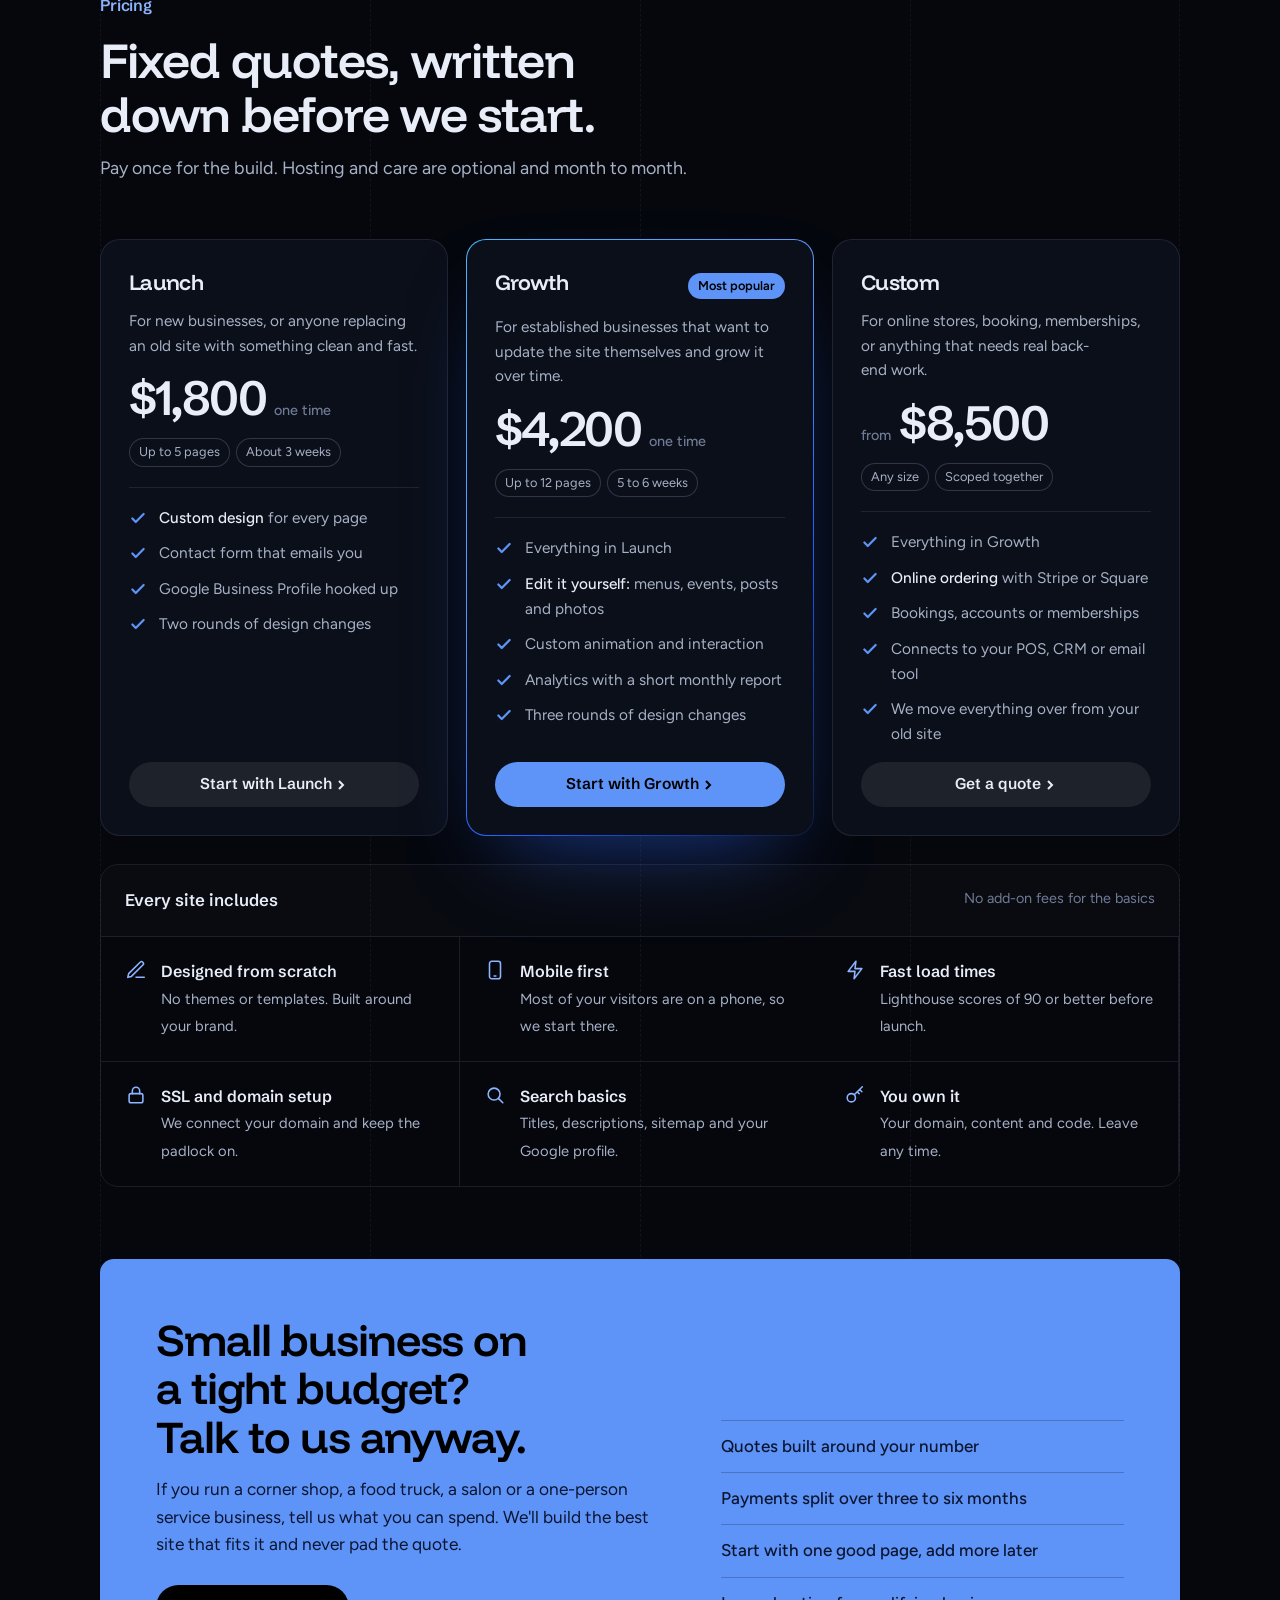
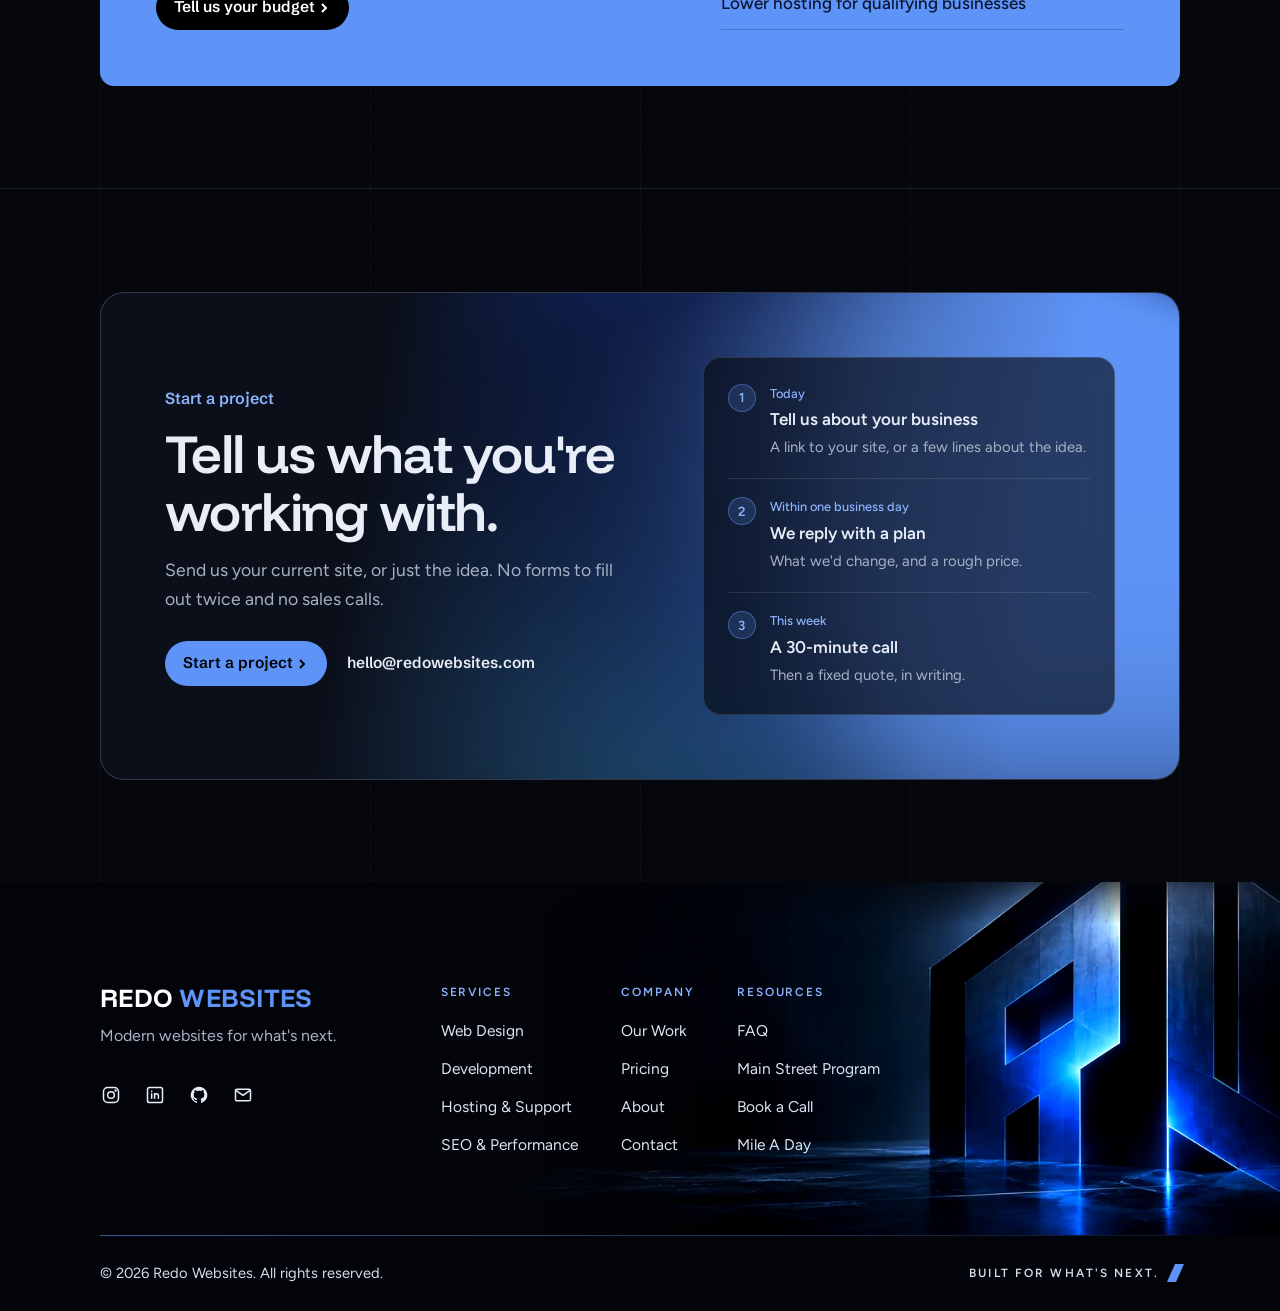
<file: site/index.html>
<!doctype html>
<html lang="en">
<head>
<meta charset="utf-8">
<meta name="viewport" content="width=device-width, initial-scale=1, viewport-fit=cover">
<title>Redo Websites</title>
<meta name="description" content="Redo Websites designs, builds and hosts websites for small and growing businesses. Two people, start to finish.">
<meta name="theme-color" content="#05070D">
<link rel="icon" href="../assets/brand/rw-logo.svg" type="image/svg+xml">
<link rel="preconnect" href="https://fonts.googleapis.com">
<link rel="preconnect" href="https://fonts.gstatic.com" crossorigin>
<link rel="stylesheet" href="https://fonts.googleapis.com/css2?family=Figtree:wght@400;500;600&family=Funnel+Display:wght@500;600;700&family=JetBrains+Mono:wght@500&family=Schibsted+Grotesk:wght@500;600;700;800&display=swap">
<link rel="stylesheet" href="../assets/css/site.css">
</head>
<body id="top">

<header class="site-header">
  <div class="wrap nav">
    <a class="brand" href="index.html"><img src="../assets/brand/rw-logo.svg" alt="" width="30" height="33">Redo Websites</a>
    <nav class="nav-links" aria-label="Main">
      <a href="work.html">Work</a>
      <a href="pricing.html">Pricing</a>
      <a href="contact.html">Contact</a>
    </nav>
    <div class="nav-cta">
      <a class="link" href="contact.html" style="margin-right:14px">Book a call<span class="harrow" aria-hidden="true"><svg viewBox="0 0 10 10"><path class="harrow__line" d="M0 5h7"/><path class="harrow__tip" d="M1 1l4 4-4 4"/></svg></span></a>
      <a class="btn" href="contact.html">Start a project<span class="harrow" aria-hidden="true"><svg viewBox="0 0 10 10"><path class="harrow__line" d="M0 5h7"/><path class="harrow__tip" d="M1 1l4 4-4 4"/></svg></span></a>
    </div>
    <button class="menu-btn" aria-label="Open menu" aria-expanded="false"><svg viewBox="0 0 24 24" fill="none" stroke="currentColor" stroke-width="2" stroke-linecap="round"><path d="M4 8h16M4 16h16"/></svg></button>
  </div>
</header>

<main>
  <div class="guides" aria-hidden="true"><div class="wrap"><span></span><span></span><span></span><span></span></div></div>
  <section class="hero">
    <div class="gband" aria-hidden="true"><div class="gband__fill" data-gradient-wrap><canvas data-gradient></canvas></div></div>
    <div class="wrap hero__grid">
      <div class="hero__copy">
        <h1>Your website, redone.</h1>
        <p class="sub">We're Rob and Dave. Rob designs and codes your site by hand. Dave hosts it and keeps it running. When you need something changed, you message one of us directly.</p>
        <div class="hero__actions">
          <a class="btn" href="contact.html">Start a project<span class="harrow" aria-hidden="true"><svg viewBox="0 0 10 10"><path class="harrow__line" d="M0 5h7"/><path class="harrow__tip" d="M1 1l4 4-4 4"/></svg></span></a>
          <a class="link" href="pricing.html">See pricing<span class="harrow" aria-hidden="true"><svg viewBox="0 0 10 10"><path class="harrow__line" d="M0 5h7"/><path class="harrow__tip" d="M1 1l4 4-4 4"/></svg></span></a>
        </div>
        <p class="hero__fine">Sites from <b>$1,800</b>. Hosting from <b>$39/mo</b>.</p>
      </div>

      <div class="revamp">
        <div class="revamp__tilt">
          <div class="revamp__frame" style="--pos:50%">
            <div class="revamp__chrome" aria-hidden="true"><i></i><i></i><i></i><span>rosiesbakery.com</span></div>
            <div class="revamp__layer" aria-hidden="true">
              <div class="old">
                <div class="old__title">~*~ Rosie's Bakery ~*~</div>
                <div class="old__marquee"><span>!!! NOW TAKING ORDERS BY FAX !!! CALL FOR HOURS !!!</span></div>
                <div class="old__cols">
                  <div class="old__nav"><u>Home</u><u>About Us</u><u>Our Breads</u><u>Guestbook</u><u>Links</u></div>
                  <div class="old__body">
                    <div class="old__img">[ bakery.jpg ]</div>
                    <div>Welcome to our website!! Please sign our guestbook. Click <u style="color:#00E">HERE</u> for directions.</div>
                  </div>
                </div>
                <div class="old__counter">You are visitor # <b>004521</b> · Best viewed in 800×600</div>
              </div>
            </div>
            <div class="revamp__layer revamp__after" aria-hidden="true">
              <div class="new">
                <div class="new__nav"><span class="new__logo">Rosie's</span><span class="new__links"><span>Menu</span><span>Story</span><span>Visit</span></span><span class="new__pill">Order ahead</span></div>
                <div class="new__hero">
                  <div>
                    <h4>Fresh bread, every morning.</h4>
                    <p>Sourdough, pastries and custom cakes, baked on Main Street since 1998.</p>
                    <div class="new__btns"><span>Order for pickup</span><span>See the menu</span></div>
                  </div>
                  <div class="new__art"></div>
                </div>
                <div class="new__cards">
                  <div><b>Country sourdough</b><i>$9</i></div>
                  <div><b>Morning buns</b><i>$4</i></div>
                  <div><b>Custom cakes</b><i>From $45</i></div>
                </div>
              </div>
            </div>
            <input class="revamp__range" type="range" min="0" max="100" value="50" step="0.5" id="revamp-range" aria-label="Drag to compare the old and redone website">
            <div class="revamp__handle"><div class="revamp__knob"><svg width="18" height="18" viewBox="0 0 24 24" fill="none" stroke="currentColor" stroke-width="2.2" stroke-linecap="round" stroke-linejoin="round"><path d="M9 6l-6 6 6 6M15 6l6 6-6 6"/></svg></div></div>
          </div>
        </div>
        <p class="revamp__caption"><span>Rosie's Bakery, before and after</span><span>Drag the handle</span></p>
      </div>
    </div>
  </section>

  <section class="section" id="team">
    <div class="wrap">
      <div class="team-head reveal">
        <div>
          <p class="kicker">Who you'll work with</p>
          <h2 style="margin-top:14px">Meet the two people building your site.</h2>
        </div>
        <p>No account managers and nothing outsourced. Rob designs and builds everything your customers see, and Dave runs everything underneath it. You talk to us directly from the first call to launch day, and after.</p>
      </div>
      <div class="people">
        <article class="person reveal">
          <div class="person__photo"><img src="../assets/team/rob.webp" alt="Rob Wiscount" width="800" height="860" loading="lazy"></div>
          <div class="person__body">
            <span class="person__role">Design and front-end</span>
            <h3>Rob Wiscount</h3>
            <p>Rob turns your business into a site people remember. By day he leads development at a South Jersey test-prep company. By night he builds things like this.</p>
            <ul><li>Layout and type</li><li>Motion</li><li>Front-end code</li><li>SEO basics</li></ul>
          </div>
        </article>
        <article class="person reveal">
          <div class="person__photo"><img src="../assets/team/dave.webp" alt="Dave Simmerman" width="800" height="860" loading="lazy"></div>
          <div class="person__body">
            <span class="person__role">Back-end and hosting</span>
            <h3>Dave Simmerman</h3>
            <p>Dave keeps your site fast, secure and online. He handles the parts nobody should have to think about, so you never log in to a hosting dashboard.</p>
            <ul><li>Servers and deploys</li><li>Domains and email</li><li>Security</li><li>Backups</li></ul>
          </div>
        </article>
      </div>
      <div class="together reveal">
        <img src="../assets/work/mad-icon.png" alt="" width="44" height="44">
        <p><b>We've shipped together before.</b> Rob and Dave built Mile A Day, a free iPhone and Apple Watch app that started as a bet to run a mile every day.</p>
        <a class="link" href="work.html#mile-a-day">See the project<span class="harrow" aria-hidden="true"><svg viewBox="0 0 10 10"><path class="harrow__line" d="M0 5h7"/><path class="harrow__tip" d="M1 1l4 4-4 4"/></svg></span></a>
      </div>
    </div>
  </section>

  <section class="section" id="launch">
    <div class="wrap">
      <div class="intro reveal">
        <p class="kicker">Launch day</p>
        <h2>What's done before we call it finished.</h2>
        <p>Every site, at every price, goes through the same launch checklist. If anything on it isn't done, the site doesn't go live.</p>
      </div>
      <div class="bento">
        <article class="tile tile--wide reveal" data-gauges>
          <div class="tile__vis">
            <div class="gauges">
              <div class="gauge"><div class="gauge__ring"><svg viewBox="0 0 78 78"><circle class="track" cx="39" cy="39" r="32"/><circle class="val" cx="39" cy="39" r="32"/></svg><b>90+</b></div>Performance</div>
              <div class="gauge"><div class="gauge__ring"><svg viewBox="0 0 78 78"><circle class="track" cx="39" cy="39" r="32"/><circle class="val" cx="39" cy="39" r="32"/></svg><b>90+</b></div>Accessibility</div>
              <div class="gauge"><div class="gauge__ring"><svg viewBox="0 0 78 78"><circle class="track" cx="39" cy="39" r="32"/><circle class="val" cx="39" cy="39" r="32"/></svg><b>90+</b></div>Best practices</div>
              <div class="gauge"><div class="gauge__ring"><svg viewBox="0 0 78 78"><circle class="track" cx="39" cy="39" r="32"/><circle class="val" cx="39" cy="39" r="32"/></svg><b>90+</b></div>SEO</div>
            </div>
          </div>
          <div class="tile__text"><h3>Fast, and checked before launch</h3><p>We run Google's Lighthouse test on every page. Each score has to clear 90 before we flip the switch.</p></div>
        </article>

        <article class="tile reveal">
          <div class="tile__vis">
            <div class="urlbar"><svg viewBox="0 0 16 16" fill="none" stroke="currentColor" stroke-width="1.6"><rect x="3" y="7" width="10" height="7" rx="1.5"/><path d="M5.5 7V5a2.5 2.5 0 015 0v2"/></svg><div><span>https://</span>yourbusiness.com</div></div>
            <div class="urlpop"><b>●</b> Connection is secure</div>
          </div>
          <div class="tile__text"><h3>Your domain, secured</h3><p>Your address works with or without www, and the padlock shows up.</p></div>
        </article>

        <article class="tile reveal">
          <div class="tile__vis">
            <div class="serp">
              <div class="serp__site"><i></i>yourbusiness.com</div>
              <h4>Your Business | Haddon Heights, NJ</h4>
              <p>Fresh coffee, breakfast all day and a pastry case that empties fast…</p>
              <span class="serp__chip">Open · Closes 6 PM</span>
            </div>
          </div>
          <div class="tile__text"><h3>Ready for Google</h3><p>Page titles, descriptions and your Business Profile all point to the new site.</p></div>
        </article>

        <article class="tile reveal">
          <div class="tile__vis">
            <div class="toast"><span class="toast__icon"><svg viewBox="0 0 20 20" fill="none" stroke="currentColor" stroke-width="1.7"><rect x="2.5" y="4.5" width="15" height="11" rx="2"/><path d="M3 6l7 5 7-5"/></svg></span><div><b>New message from your site</b><span>Jordan: Do you cater events?</span></div><small>now</small></div>
          </div>
          <div class="tile__text"><h3>Forms that reach you</h3><p>We test every form end to end, and a copy of each message is kept just in case.</p></div>
        </article>

        <article class="tile reveal">
          <div class="tile__vis">
            <div class="devices">
              <div class="laptop"><div class="laptop__screen"><div class="mini__nav"></div><div class="mini__body"><i></i><i></i><i></i><em></em></div></div><div class="laptop__base"></div></div>
              <div class="phone"><div class="mini__nav"></div><div class="mini__body"><i></i><i></i><i></i><em></em></div></div>
            </div>
          </div>
          <div class="tile__text"><h3>Right on every screen</h3><p>Checked on real iPhones, Android phones and laptops, not just a narrow browser window.</p></div>
        </article>

        <article class="tile reveal">
          <div class="tile__vis">
            <div class="backups">
              <div><svg viewBox="0 0 16 16" fill="none" stroke="currentColor" stroke-width="2" stroke-linecap="round" stroke-linejoin="round"><path d="M3 8.5l3 3 7-7"/></svg>Nightly backup<small>Today, 3:00 AM</small></div>
              <div><svg viewBox="0 0 16 16" fill="none" stroke="currentColor" stroke-width="2" stroke-linecap="round" stroke-linejoin="round"><path d="M3 8.5l3 3 7-7"/></svg>Nightly backup<small>Yesterday, 3:00 AM</small></div>
              <div><svg viewBox="0 0 16 16" fill="none" stroke="currentColor" stroke-width="2" stroke-linecap="round" stroke-linejoin="round"><path d="M3 8.5l3 3 7-7"/></svg>Kept for<small>30 days</small></div>
            </div>
          </div>
          <div class="tile__text"><h3>Backed up every night</h3><p>If something ever goes wrong, we can roll your site back to any day in the last month.</p></div>
        </article>

        <article class="tile reveal">
          <div class="tile__vis">
            <div class="chart">
              <div class="chart__head"><span>Visitors</span><span>This week</span></div>
              <svg viewBox="0 0 300 96" preserveAspectRatio="none" aria-hidden="true">
                <defs><linearGradient id="chartFill" x1="0" y1="0" x2="0" y2="1"><stop offset="0" stop-color="#5E94F7" stop-opacity=".35"/><stop offset="1" stop-color="#5E94F7" stop-opacity="0"/></linearGradient></defs>
                <path class="area" d="M0 70 L50 62 L100 66 L150 44 L200 50 L250 26 L300 18 L300 96 L0 96 Z"/>
                <path class="line" d="M0 70 L50 62 L100 66 L150 44 L200 50 L250 26 L300 18"/>
                <circle class="dot" cx="300" cy="18" r="5"/>
              </svg>
              <div class="chart__days"><span>Mon</span><span>Tue</span><span>Wed</span><span>Thu</span><span>Fri</span><span>Sat</span><span>Sun</span></div>
            </div>
          </div>
          <div class="tile__text"><h3>Analytics you'll actually read</h3><p>One simple dashboard: how many people visited and where they came from.</p></div>
        </article>

        <article class="tile reveal">
          <div class="tile__vis">
            <div class="invite">
              <div class="invite__date">Launch<b>Day</b></div>
              <div class="invite__body"><strong>Website walkthrough</strong><span>30 minutes · Video call</span><div class="avatars"><img src="../assets/team/rob.webp" alt=""><img src="../assets/team/dave.webp" alt=""></div></div>
            </div>
          </div>
          <div class="tile__text"><h3>A walkthrough with us</h3><p>We show you how to update the things you'll change most, then hand you the keys.</p></div>
        </article>
      </div>
    </div>
  </section>

  <section class="section">
    <div class="wrap">
      <div class="intro reveal">
        <p class="kicker">How a project runs</p>
        <h2>About four weeks from first call to launch.</h2>
      </div>
      <ol class="timeline">
        <li class="reveal"><time>Week 0</time><h3>Discovery call</h3><p>Thirty minutes on your business and your customers. A fixed quote follows within two days.</p></li>
        <li class="reveal"><time>Weeks 1–2</time><h3>Design</h3><p>We design the key pages and send a clickable preview. Two rounds of changes are included.</p></li>
        <li class="reveal"><time>Weeks 2–4</time><h3>Build</h3><p>The site goes up on a private link you can check from your phone at any point.</p></li>
        <li class="reveal"><time>Launch</time><h3>Go live</h3><p>Dave points your domain at the new site and we watch it closely for the first week.</p></li>
      </ol>
    </div>
  </section>
  <section class="section" id="work">
    <div class="carousel">
      <div class="wrap work-head reveal">
        <div class="intro" style="margin-bottom:0">
          <p class="kicker">Recent work</p>
          <h2>Sites we've built.</h2>
        </div>
        <div class="carousel__ctrls">
          <span class="carousel__count" aria-live="polite"></span>
          <button class="carousel__btn" type="button" data-prev aria-label="Previous project"><svg viewBox="0 0 20 20" fill="none" stroke="currentColor" stroke-width="2" stroke-linecap="round" stroke-linejoin="round"><path d="M12 4l-6 6 6 6"/></svg></button>
          <button class="carousel__btn" type="button" data-next aria-label="Next project"><svg viewBox="0 0 20 20" fill="none" stroke="currentColor" stroke-width="2" stroke-linecap="round" stroke-linejoin="round"><path d="M8 4l6 6-6 6"/></svg></button>
        </div>
      </div>
      <div class="carousel__track" tabindex="0" aria-label="Recent work, use arrow keys to browse">
        <article class="slide">
          <div class="slide__frame"><div class="slide__bar" aria-hidden="true"><i></i><i></i><i></i><span>troublebrewingcoffeehouse.com</span></div><img class="slide__img" src="../assets/work/trouble-brewing.jpg" alt="Trouble Brewing Coffee House homepage" width="1600" height="1000" draggable="false"></div>
          <div class="slide__cap"><div><h3>Trouble Brewing Coffee House</h3><p>A Haddon Heights coffee shop. Chalkboard menu, a fox mascot that answers questions, and an admin panel the owners run themselves.</p></div><a class="link" href="https://troublebrewingcoffeehouse.com" target="_blank" rel="noopener">Visit site<span class="harrow" aria-hidden="true"><svg viewBox="0 0 10 10"><path class="harrow__line" d="M0 5h7"/><path class="harrow__tip" d="M1 1l4 4-4 4"/></svg></span></a></div>
        </article>
        <article class="slide">
          <div class="slide__frame"><div class="slide__bar" aria-hidden="true"><i></i><i></i><i></i><span>siponpressed.com</span></div><img class="slide__img" src="../assets/work/pressed-by-jh.jpg" alt="Pressed By J and H homepage" width="1600" height="1000" draggable="false"></div>
          <div class="slide__cap"><div><h3>Pressed By J&amp;H</h3><p>Cold-pressed juice from South Jersey, with a page for every flavor and Stripe checkout.</p></div><a class="link" href="https://siponpressed.com" target="_blank" rel="noopener">Visit site<span class="harrow" aria-hidden="true"><svg viewBox="0 0 10 10"><path class="harrow__line" d="M0 5h7"/><path class="harrow__tip" d="M1 1l4 4-4 4"/></svg></span></a></div>
        </article>
        <article class="slide">
          <div class="slide__frame"><div class="slide__bar" aria-hidden="true"><i></i><i></i><i></i><span>mileaday.run</span></div><img class="slide__img" src="../assets/work/mile-a-day.jpg" alt="Mile A Day website" width="1600" height="1000" loading="lazy" draggable="false"></div>
          <div class="slide__cap"><div><h3>Mile A Day</h3><p>Our own iPhone and Apple Watch app, plus its website and the server behind it.</p></div><a class="link" href="https://mileaday.run" target="_blank" rel="noopener">Visit site<span class="harrow" aria-hidden="true"><svg viewBox="0 0 10 10"><path class="harrow__line" d="M0 5h7"/><path class="harrow__tip" d="M1 1l4 4-4 4"/></svg></span></a></div>
        </article>
        <article class="slide">
          <div class="slide__frame"><div class="slide__bar" aria-hidden="true"><i></i><i></i><i></i><span>travelingtastebuds.org</span></div><img class="slide__img" src="../assets/work/traveling-tastebuds.jpg" alt="Traveling Tastebuds homepage" width="1600" height="1000" loading="lazy" draggable="false"></div>
          <div class="slide__cap"><div><h3>Traveling Tastebuds</h3><p>A NJ and Philly food-review account with 300K followers: TikTok reviews, a food map and merch.</p></div><a class="link" href="https://travelingtastebuds.org" target="_blank" rel="noopener">Visit site<span class="harrow" aria-hidden="true"><svg viewBox="0 0 10 10"><path class="harrow__line" d="M0 5h7"/><path class="harrow__tip" d="M1 1l4 4-4 4"/></svg></span></a></div>
        </article>
        <article class="slide">
          <div class="slide__frame"><div class="slide__bar" aria-hidden="true"><i></i><i></i><i></i><span>robwiscount.org</span></div><img class="slide__img" src="../assets/work/robwiscount.jpg" alt="robwiscount.org homepage" width="1600" height="1000" loading="lazy" draggable="false"></div>
          <div class="slide__cap"><div><h3>robwiscount.org</h3><p>Rob's personal site and the home of the RW mark. Hand-coded and tested on every change.</p></div><a class="link" href="https://robwiscount.org" target="_blank" rel="noopener">Visit site<span class="harrow" aria-hidden="true"><svg viewBox="0 0 10 10"><path class="harrow__line" d="M0 5h7"/><path class="harrow__tip" d="M1 1l4 4-4 4"/></svg></span></a></div>
        </article>
      </div>
      <div class="wrap"><div class="price-foot"><span>Five projects, each designed and built by hand.</span><a class="link" href="work.html">See the full case studies<span class="harrow" aria-hidden="true"><svg viewBox="0 0 10 10"><path class="harrow__line" d="M0 5h7"/><path class="harrow__tip" d="M1 1l4 4-4 4"/></svg></span></a></div></div>
    </div>
  </section>

  <section class="section" id="pricing">
    <div class="wrap">
      <div class="intro reveal">
        <p class="kicker">Pricing</p>
        <h2>Fixed quotes, written down before we start.</h2>
        <p>Pay once for the build. Hosting and care are optional and month to month.</p>
      </div>
      <div class="tiers reveal">
        <article class="tier">
          <div class="tier__top"><h3>Launch</h3></div>
          <p class="tier__for">For new businesses, or anyone replacing an old site with something clean and fast.</p>
          <div class="tier__price"><b>$1,800</b><span>one time</span></div>
          <div class="tier__meta"><span>Up to 5 pages</span><span>About 3 weeks</span></div>
          <ul>
            <li><svg viewBox="0 0 16 16" fill="none" stroke="currentColor" stroke-width="2" stroke-linecap="round" stroke-linejoin="round" aria-hidden="true"><path d="M3 8.5l3 3 7-7"/></svg><span><b>Custom design</b> for every page</span></li>
            <li><svg viewBox="0 0 16 16" fill="none" stroke="currentColor" stroke-width="2" stroke-linecap="round" stroke-linejoin="round" aria-hidden="true"><path d="M3 8.5l3 3 7-7"/></svg><span>Contact form that emails you</span></li>
            <li><svg viewBox="0 0 16 16" fill="none" stroke="currentColor" stroke-width="2" stroke-linecap="round" stroke-linejoin="round" aria-hidden="true"><path d="M3 8.5l3 3 7-7"/></svg><span>Google Business Profile hooked up</span></li>
            <li><svg viewBox="0 0 16 16" fill="none" stroke="currentColor" stroke-width="2" stroke-linecap="round" stroke-linejoin="round" aria-hidden="true"><path d="M3 8.5l3 3 7-7"/></svg><span>Two rounds of design changes</span></li>
          </ul>
          <a class="btn btn--quiet" href="contact.html?plan=launch">Start with Launch<span class="harrow" aria-hidden="true"><svg viewBox="0 0 10 10"><path class="harrow__line" d="M0 5h7"/><path class="harrow__tip" d="M1 1l4 4-4 4"/></svg></span></a>
        </article>
        <article class="tier tier--featured">
          <div class="tier__top"><h3>Growth</h3><span class="tier__tag">Most popular</span></div>
          <p class="tier__for">For established businesses that want to update the site themselves and grow it over time.</p>
          <div class="tier__price"><b>$4,200</b><span>one time</span></div>
          <div class="tier__meta"><span>Up to 12 pages</span><span>5 to 6 weeks</span></div>
          <ul>
            <li><svg viewBox="0 0 16 16" fill="none" stroke="currentColor" stroke-width="2" stroke-linecap="round" stroke-linejoin="round" aria-hidden="true"><path d="M3 8.5l3 3 7-7"/></svg><span>Everything in Launch</span></li>
            <li><svg viewBox="0 0 16 16" fill="none" stroke="currentColor" stroke-width="2" stroke-linecap="round" stroke-linejoin="round" aria-hidden="true"><path d="M3 8.5l3 3 7-7"/></svg><span><b>Edit it yourself:</b> menus, events, posts and photos</span></li>
            <li><svg viewBox="0 0 16 16" fill="none" stroke="currentColor" stroke-width="2" stroke-linecap="round" stroke-linejoin="round" aria-hidden="true"><path d="M3 8.5l3 3 7-7"/></svg><span>Custom animation and interaction</span></li>
            <li><svg viewBox="0 0 16 16" fill="none" stroke="currentColor" stroke-width="2" stroke-linecap="round" stroke-linejoin="round" aria-hidden="true"><path d="M3 8.5l3 3 7-7"/></svg><span>Analytics with a short monthly report</span></li>
            <li><svg viewBox="0 0 16 16" fill="none" stroke="currentColor" stroke-width="2" stroke-linecap="round" stroke-linejoin="round" aria-hidden="true"><path d="M3 8.5l3 3 7-7"/></svg><span>Three rounds of design changes</span></li>
          </ul>
          <a class="btn" href="contact.html?plan=growth">Start with Growth<span class="harrow" aria-hidden="true"><svg viewBox="0 0 10 10"><path class="harrow__line" d="M0 5h7"/><path class="harrow__tip" d="M1 1l4 4-4 4"/></svg></span></a>
        </article>
        <article class="tier">
          <div class="tier__top"><h3>Custom</h3></div>
          <p class="tier__for">For online stores, booking, memberships, or anything that needs real back-end work.</p>
          <div class="tier__price"><span>from</span><b>$8,500</b></div>
          <div class="tier__meta"><span>Any size</span><span>Scoped together</span></div>
          <ul>
            <li><svg viewBox="0 0 16 16" fill="none" stroke="currentColor" stroke-width="2" stroke-linecap="round" stroke-linejoin="round" aria-hidden="true"><path d="M3 8.5l3 3 7-7"/></svg><span>Everything in Growth</span></li>
            <li><svg viewBox="0 0 16 16" fill="none" stroke="currentColor" stroke-width="2" stroke-linecap="round" stroke-linejoin="round" aria-hidden="true"><path d="M3 8.5l3 3 7-7"/></svg><span><b>Online ordering</b> with Stripe or Square</span></li>
            <li><svg viewBox="0 0 16 16" fill="none" stroke="currentColor" stroke-width="2" stroke-linecap="round" stroke-linejoin="round" aria-hidden="true"><path d="M3 8.5l3 3 7-7"/></svg><span>Bookings, accounts or memberships</span></li>
            <li><svg viewBox="0 0 16 16" fill="none" stroke="currentColor" stroke-width="2" stroke-linecap="round" stroke-linejoin="round" aria-hidden="true"><path d="M3 8.5l3 3 7-7"/></svg><span>Connects to your POS, CRM or email tool</span></li>
            <li><svg viewBox="0 0 16 16" fill="none" stroke="currentColor" stroke-width="2" stroke-linecap="round" stroke-linejoin="round" aria-hidden="true"><path d="M3 8.5l3 3 7-7"/></svg><span>We move everything over from your old site</span></li>
          </ul>
          <a class="btn btn--quiet" href="contact.html?plan=custom">Get a quote<span class="harrow" aria-hidden="true"><svg viewBox="0 0 10 10"><path class="harrow__line" d="M0 5h7"/><path class="harrow__tip" d="M1 1l4 4-4 4"/></svg></span></a>
        </article>
      </div>

      <div class="included reveal">
        <div class="included__head"><b>Every site includes</b><span style="color:var(--text-3);font-size:.9rem">No add-on fees for the basics</span></div>
        <div><svg viewBox="0 0 24 24" fill="none" stroke="currentColor" stroke-width="1.7" stroke-linecap="round" stroke-linejoin="round" aria-hidden="true"><path d="M12 20h9"/><path d="M16.5 3.5a2.1 2.1 0 013 3L7 19l-4 1 1-4z"/></svg><div><b>Designed from scratch</b><span>No themes or templates. Built around your brand.</span></div></div>
        <div><svg viewBox="0 0 24 24" fill="none" stroke="currentColor" stroke-width="1.7" stroke-linecap="round" stroke-linejoin="round" aria-hidden="true"><rect x="6" y="2.5" width="12" height="19" rx="2.5"/><path d="M11 18.5h2"/></svg><div><b>Mobile first</b><span>Most of your visitors are on a phone, so we start there.</span></div></div>
        <div><svg viewBox="0 0 24 24" fill="none" stroke="currentColor" stroke-width="1.7" stroke-linecap="round" stroke-linejoin="round" aria-hidden="true"><path d="M13 2.5L4.5 13.5H12l-1 8 8.5-11H12z"/></svg><div><b>Fast load times</b><span>Lighthouse scores of 90 or better before launch.</span></div></div>
        <div><svg viewBox="0 0 24 24" fill="none" stroke="currentColor" stroke-width="1.7" stroke-linecap="round" stroke-linejoin="round" aria-hidden="true"><rect x="4.5" y="10.5" width="15" height="10" rx="2"/><path d="M8 10.5V7.5a4 4 0 018 0v3"/></svg><div><b>SSL and domain setup</b><span>We connect your domain and keep the padlock on.</span></div></div>
        <div><svg viewBox="0 0 24 24" fill="none" stroke="currentColor" stroke-width="1.7" stroke-linecap="round" stroke-linejoin="round" aria-hidden="true"><circle cx="11" cy="11" r="6.5"/><path d="M20.5 20.5L16 16"/></svg><div><b>Search basics</b><span>Titles, descriptions, sitemap and your Google profile.</span></div></div>
        <div><svg viewBox="0 0 24 24" fill="none" stroke="currentColor" stroke-width="1.7" stroke-linecap="round" stroke-linejoin="round" aria-hidden="true"><circle cx="8" cy="15" r="4.5"/><path d="M11.2 11.8L20 3M17 6l2.5 2.5M14.5 8.5L16.5 10.5"/></svg><div><b>You own it</b><span>Your domain, content and code. Leave any time.</span></div></div>
      </div>


      <div class="mainstreet reveal" style="margin-top:72px" id="main-street">
        <div>
          <h2>Small business on a tight budget? Talk to us anyway.</h2>
          <p>If you run a corner shop, a food truck, a salon or a one-person service business, tell us what you can spend. We'll build the best site that fits it and never pad the quote.</p>
          <a class="btn" href="contact.html?budget=small-business">Tell us your budget<span class="harrow" aria-hidden="true"><svg viewBox="0 0 10 10"><path class="harrow__line" d="M0 5h7"/><path class="harrow__tip" d="M1 1l4 4-4 4"/></svg></span></a>
        </div>
        <ul>
          <li>Quotes built around your number</li>
          <li>Payments split over three to six months</li>
          <li>Start with one good page, add more later</li>
          <li>Lower hosting for qualifying businesses</li>
        </ul>
      </div>
    </div>
  </section>

  <section class="closing">
    <div class="wrap">
      <div class="cta-panel reveal">
        <div class="cta-panel__bg" data-gradient-wrap aria-hidden="true"><canvas data-gradient></canvas></div>
        <div class="cta-panel__copy">
          <p class="kicker">Start a project</p>
          <h2 style="margin-top:12px">Tell us what you're working with.</h2>
          <p>Send us your current site, or just the idea. No forms to fill out twice and no sales calls.</p>
          <div class="hero__actions">
            <a class="btn" href="contact.html">Start a project<span class="harrow" aria-hidden="true"><svg viewBox="0 0 10 10"><path class="harrow__line" d="M0 5h7"/><path class="harrow__tip" d="M1 1l4 4-4 4"/></svg></span></a>
            <a class="link" href="contact.html">hello@redowebsites.com</a>
          </div>
        </div>
        <ol class="cta-steps">
          <li><span class="n">1</span><div><small>Today</small><b>Tell us about your business</b><span>A link to your site, or a few lines about the idea.</span></div></li>
          <li><span class="n">2</span><div><small>Within one business day</small><b>We reply with a plan</b><span>What we'd change, and a rough price.</span></div></li>
          <li><span class="n">3</span><div><small>This week</small><b>A 30-minute call</b><span>Then a fixed quote, in writing.</span></div></li>
        </ol>
      </div>
    </div>
  </section>

</main>

<footer class="footer">
  <div class="footer__stage" aria-hidden="true">
    <div class="footer__art">
      <img src="../assets/brand/footer-art.webp" srcset="../assets/brand/footer-art-1200.webp 1200w, ../assets/brand/footer-art.webp 2000w" sizes="(max-width: 899px) 900px, 60vw" alt="" loading="lazy" width="2000" height="745">
      <div class="footer__seam footer__seam--r"></div>
      <div class="footer__seam footer__seam--w"></div>
    </div>
  </div>
  <div class="wrap footer__inner">
    <div class="footer__main">
      <div class="footer__brand">
        <a class="footer__word" href="index.html">Redo <span>Websites</span></a>
        <p>Modern websites for what's next.</p>
        <div class="socials">
          <a href="https://instagram.com/robwizzie" target="_blank" rel="noopener" aria-label="Instagram"><svg viewBox="0 0 24 24" fill="none" stroke="currentColor" stroke-width="1.8" stroke-linecap="round" stroke-linejoin="round"><rect x="3" y="3" width="18" height="18" rx="5"/><circle cx="12" cy="12" r="4"/><circle cx="17.5" cy="6.5" r=".6" fill="currentColor"/></svg></a>
          <a href="https://www.linkedin.com/in/rob-wiscount-275a2218a/" target="_blank" rel="noopener" aria-label="LinkedIn"><svg viewBox="0 0 24 24" fill="none" stroke="currentColor" stroke-width="1.8" stroke-linecap="round" stroke-linejoin="round"><rect x="3" y="3" width="18" height="18" rx="2.5"/><path d="M8 10.5V16M8 7.6v.1M11.5 16v-3.2a2.3 2.3 0 014.6 0V16M11.5 10.5V16"/></svg></a>
          <a href="https://github.com/robwizzie" target="_blank" rel="noopener" aria-label="GitHub"><svg viewBox="0 0 24 24" fill="currentColor"><path d="M12 2a10 10 0 00-3.16 19.49c.5.09.68-.22.68-.48v-1.7c-2.78.6-3.37-1.34-3.37-1.34-.45-1.16-1.1-1.47-1.1-1.47-.9-.62.07-.6.07-.6 1 .07 1.53 1.03 1.53 1.03.9 1.52 2.34 1.08 2.91.83.09-.65.35-1.09.63-1.34-2.22-.25-4.55-1.11-4.55-4.94 0-1.09.39-1.98 1.03-2.68-.1-.25-.45-1.27.1-2.64 0 0 .84-.27 2.75 1.02A9.6 9.6 0 0112 6.84c.85 0 1.71.11 2.51.34 1.91-1.3 2.75-1.02 2.75-1.02.55 1.37.2 2.39.1 2.64.64.7 1.03 1.59 1.03 2.68 0 3.84-2.34 4.68-4.57 4.93.36.31.68.92.68 1.85v2.74c0 .27.18.58.69.48A10 10 0 0012 2z"/></svg></a>
          <a href="contact.html" aria-label="Email us"><svg viewBox="0 0 24 24" fill="none" stroke="currentColor" stroke-width="1.8" stroke-linecap="round" stroke-linejoin="round"><rect x="3" y="5" width="18" height="14" rx="2"/><path d="M3.5 6.5l8.5 6 8.5-6"/></svg></a>
        </div>
      </div>
      <div><h4>Services</h4><ul><li><a href="pricing.html#build">Web Design</a></li><li><a href="pricing.html#build">Development</a></li><li><a href="pricing.html#care">Hosting &amp; Support</a></li><li><a href="index.html#launch">SEO &amp; Performance</a></li></ul></div>
      <div><h4>Company</h4><ul><li><a href="work.html">Our Work</a></li><li><a href="pricing.html">Pricing</a></li><li><a href="index.html#team">About</a></li><li><a href="contact.html">Contact</a></li></ul></div>
      <div><h4>Resources</h4><ul><li><a href="pricing.html#faq">FAQ</a></li><li><a href="pricing.html#main-street">Main Street Program</a></li><li><a href="contact.html">Book a Call</a></li><li><a href="https://mileaday.run" target="_blank" rel="noopener">Mile A Day</a></li></ul></div>
    </div>
  </div>
  <div class="footer__base"><div class="wrap"><span>© <span data-year>2026</span> Redo Websites<span class="rights">. All rights reserved.</span></span><span class="footer__tag">Built for what's next. <i aria-hidden="true"></i></span></div></div>
</footer>

<script src="../assets/js/gradient.js"></script>
<script src="../assets/js/site.js"></script>
</body>
</html>
</file>
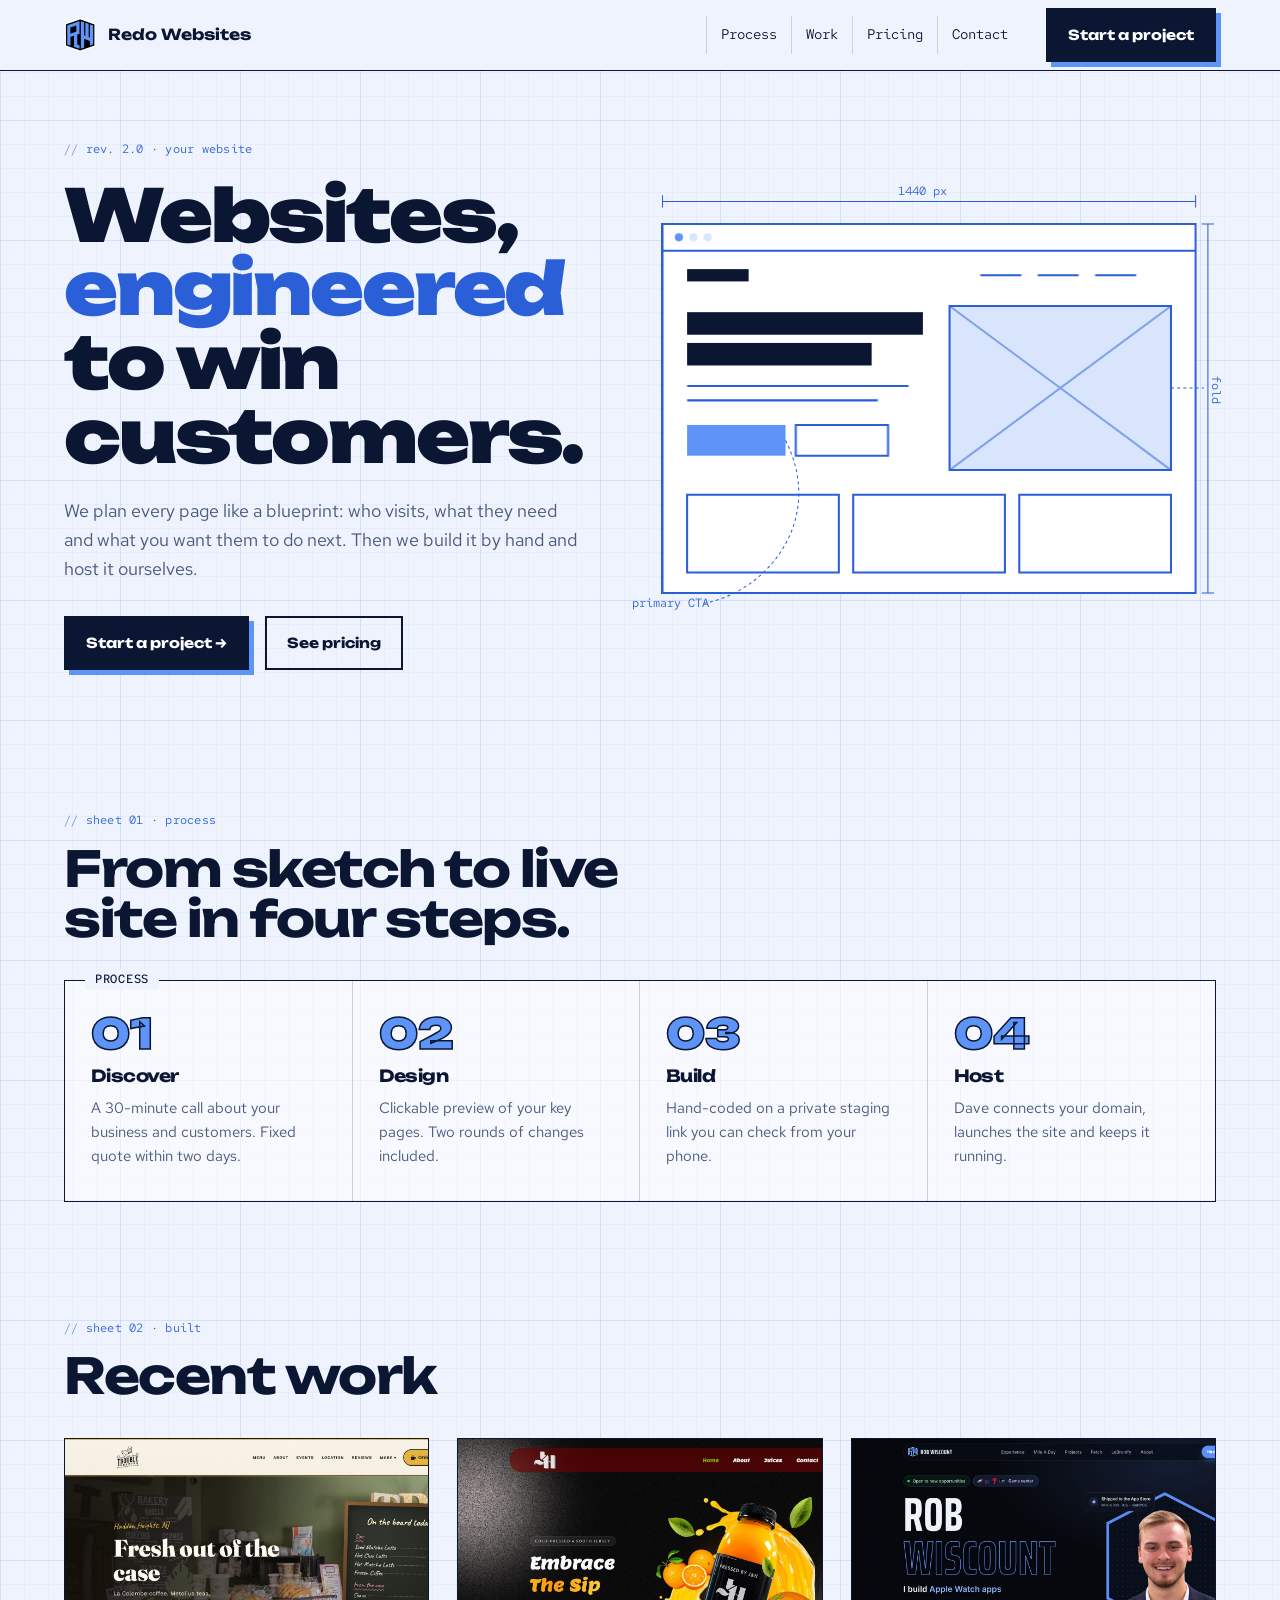
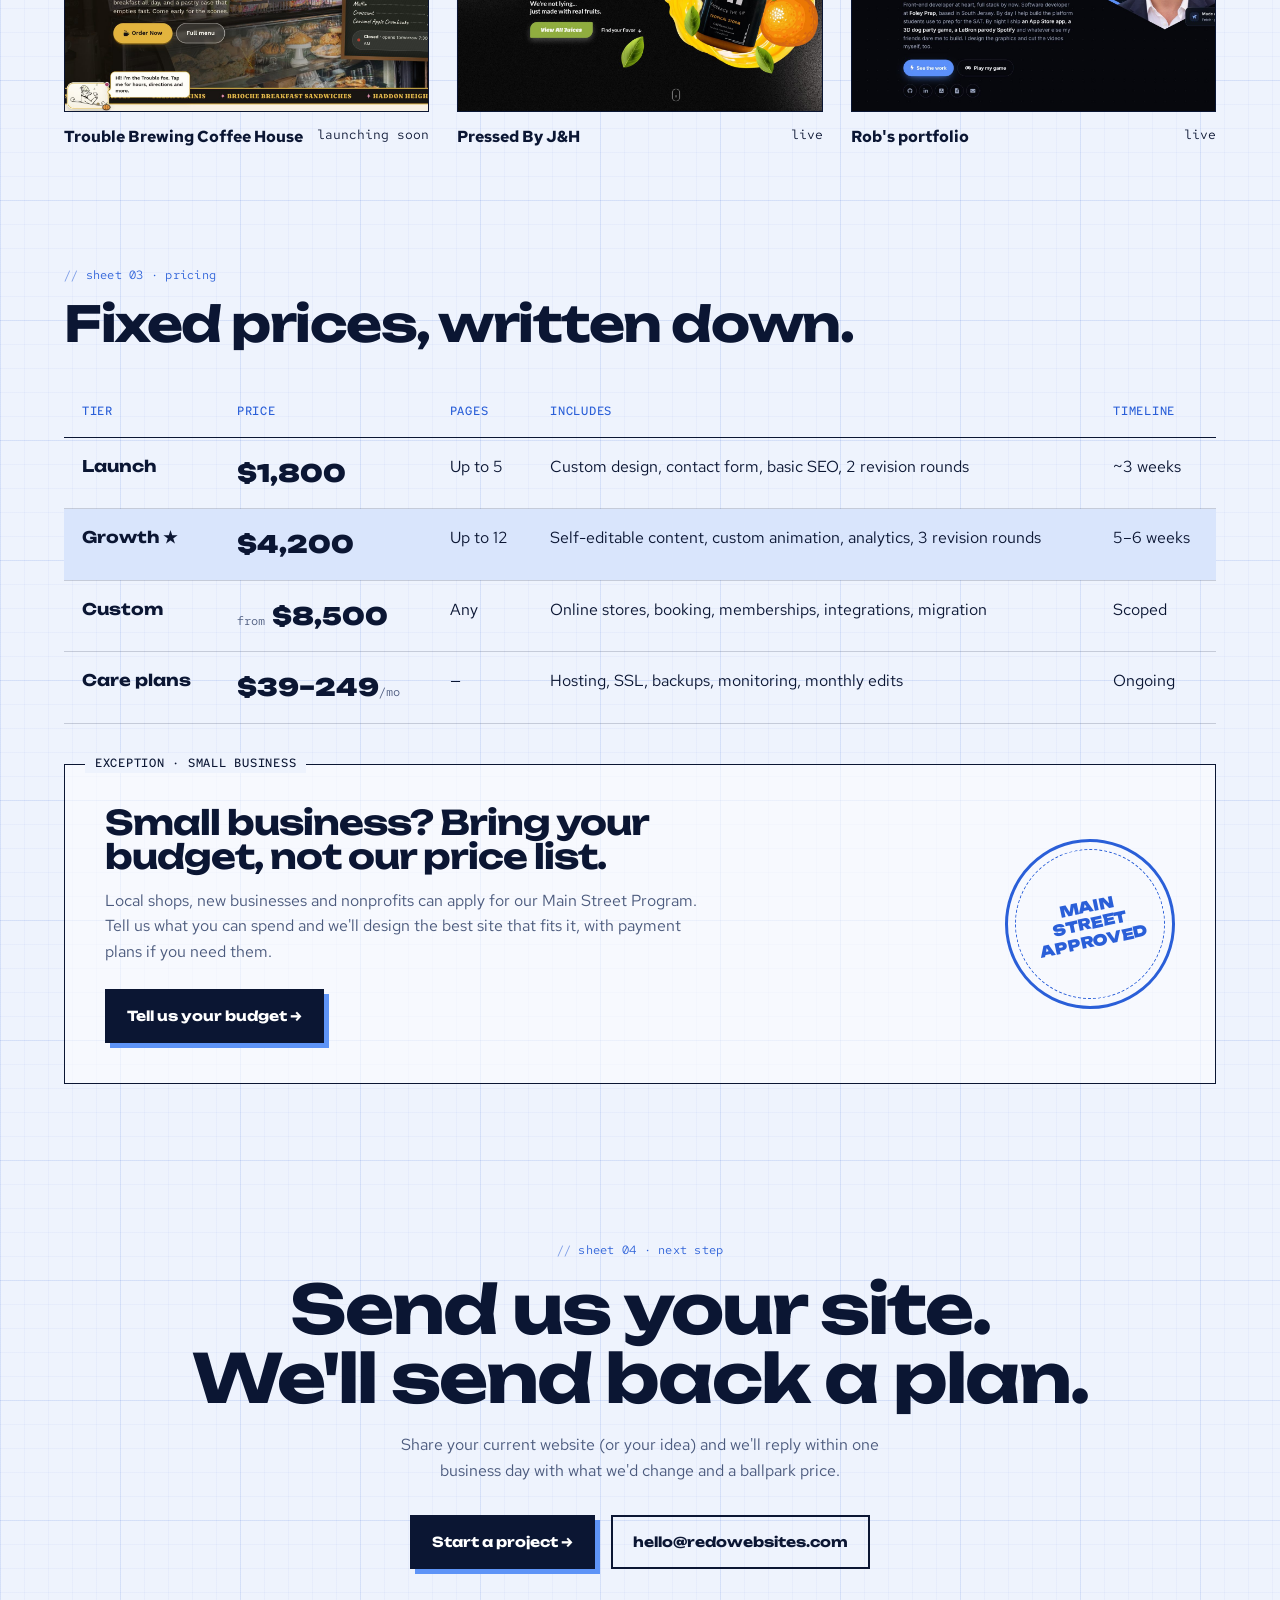
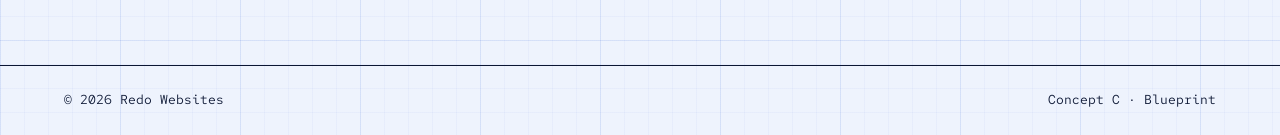
<file: concepts/blueprint.html>
<!doctype html>
<html lang="en">
<head>
<meta charset="utf-8">
<meta name="viewport" content="width=device-width, initial-scale=1, viewport-fit=cover">
<title>Redo Websites · Blueprint</title>
<link rel="icon" href="../assets/brand/rw-logo.svg" type="image/svg+xml">
<link rel="preconnect" href="https://fonts.googleapis.com">
<link rel="preconnect" href="https://fonts.gstatic.com" crossorigin>
<link rel="stylesheet" href="https://fonts.googleapis.com/css2?family=Red+Hat+Mono:wght@400;500&family=Red+Hat+Text:wght@400;500;700&family=Unbounded:wght@500;700;900&display=swap">
<style>
/* Direction C "Blueprint": a website drawn like a technical drawing.
   Layout: drafting-paper grid, annotation labels and dimension lines,
   blocky Unbounded headings that echo the square RW letterforms. */
:root {
  --paper: #EEF3FD;
  --grid: rgba(42, 95, 216, .09);
  --ink: #0B1633;
  --line: #2A5FD8;
  --blue: #5E94F7;
  --soft: #D9E5FC;
  --dim: #4B5A7D;
  --display: "Unbounded", "Arial Black", sans-serif;
  --body: "Red Hat Text", "Segoe UI", sans-serif;
  --mono: "Red Hat Mono", ui-monospace, Menlo, monospace;
  color-scheme: light;
}
*, *::before, *::after { box-sizing: border-box; }
[hidden] { display: none !important; }
body {
  margin: 0; color: var(--ink); font-family: var(--body); line-height: 1.6; -webkit-font-smoothing: antialiased; overflow-x: hidden;
  background-color: var(--paper);
  background-image: linear-gradient(var(--grid) 1px, transparent 1px), linear-gradient(90deg, var(--grid) 1px, transparent 1px),
    linear-gradient(rgba(42,95,216,.04) 1px, transparent 1px), linear-gradient(90deg, rgba(42,95,216,.04) 1px, transparent 1px);
  background-size: 120px 120px, 120px 120px, 24px 24px, 24px 24px;
}
a { color: inherit; }
:focus-visible { outline: 2px dashed var(--line); outline-offset: 4px; }
h1, h2, h3 { font-family: var(--display); margin: 0; line-height: 1.02; letter-spacing: -0.03em; text-wrap: balance; }
p { margin: 0; }
.wrap { max-width: 1200px; margin-inline: auto; padding-left: max(24px, env(safe-area-inset-left, 0px)); padding-right: max(24px, env(safe-area-inset-right, 0px)); }
@media (max-width: 480px) { .wrap { padding-left: max(16px, env(safe-area-inset-left, 0px)); padding-right: max(16px, env(safe-area-inset-right, 0px)); } }
.note { font-family: var(--mono); font-size: .78rem; color: var(--line); letter-spacing: .02em; }
.note::before { content: "// "; opacity: .6; }
.btn { display: inline-flex; gap: 10px; align-items: center; font-family: var(--display); font-weight: 700; font-size: .86rem; padding: 14px 20px; text-decoration: none; border: 2px solid var(--ink); background: var(--ink); color: #fff; box-shadow: 5px 5px 0 var(--blue); transition: transform .2s, box-shadow .2s; }
.btn:hover { transform: translate(-2px, -2px); box-shadow: 7px 7px 0 var(--blue); }
.btn--alt { background: transparent; color: var(--ink); box-shadow: none; }
.btn--alt:hover { box-shadow: 4px 4px 0 var(--ink); }

header { border-bottom: 1.5px solid var(--ink); background: var(--paper); position: sticky; top: env(safe-area-inset-top, 0px); z-index: 10; }
body::before { content: ""; position: fixed; inset: 0 0 auto; height: env(safe-area-inset-top, 0px); background: var(--paper); z-index: 20; }
.nav { display: flex; align-items: center; height: 70px; gap: 24px; }
.nav .logo { display: flex; align-items: center; gap: 12px; font-family: var(--display); font-weight: 700; text-decoration: none; font-size: .95rem; }
.nav .logo img { width: 32px; }
.nav nav { margin-left: auto; display: flex; gap: 0; font-family: var(--mono); font-size: .85rem; }
.nav nav a { text-decoration: none; padding: 8px 14px; border-left: 1px solid rgba(11,22,51,.15); }
.nav nav a:hover { background: var(--soft); }
@media (max-width: 760px) { .nav nav { display: none; } .nav .btn { margin-left: auto; padding: 10px 14px; } }

/* Hero */
.hero { padding-block: 64px 80px; }
.hero__grid { display: grid; grid-template-columns: minmax(0, 1fr) minmax(0, 1.1fr); gap: 56px; align-items: center; }
.hero h1 { font-size: clamp(2.3rem, 1rem + 4.4vw, 5rem); font-weight: 900; margin-top: 18px; }
.hero h1 span { color: var(--line); }
.hero p { margin-top: 22px; font-size: 1.15rem; color: var(--dim); max-width: 44ch; }
.hero .actions { display: flex; flex-wrap: wrap; gap: 16px; margin-top: 32px; }
@media (max-width: 900px) { .hero__grid { grid-template-columns: minmax(0, 1fr); } }

.drawing { position: relative; min-width: 0; }
.drawing svg { width: 100%; height: auto; overflow: visible; }
.drawing .stroke { fill: none; stroke: var(--line); stroke-width: 2; stroke-dasharray: var(--len, 1200); stroke-dashoffset: 0; }
.drawing .fill { opacity: 1; }
.drawing .dim { stroke: var(--line); stroke-width: 1; fill: none; }
.drawing text { font-family: var(--mono); font-size: 12px; fill: var(--line); }
@media (prefers-reduced-motion: no-preference) {
  .drawing .stroke { animation: draw 1.8s cubic-bezier(.6,0,.2,1) both; animation-delay: var(--d, 0s); }
  .drawing .fill { animation: fillin .6s ease both; animation-delay: calc(1.6s + var(--d, 0s)); }
  @keyframes draw { from { stroke-dashoffset: var(--len, 1200); } }
  @keyframes fillin { from { opacity: 0; } }
}

/* Sheet sections */
.sheet { border: 1.5px solid var(--ink); background: rgba(255,255,255,.55); position: relative; }
.sheet__label { position: absolute; top: -12px; left: 20px; background: var(--paper); padding: 0 10px; font-family: var(--mono); font-size: .78rem; font-weight: 500; letter-spacing: .06em; text-transform: uppercase; }
section.s { padding-block: 56px; }
.s h2 { font-size: clamp(1.8rem, 1rem + 2.6vw, 3.2rem); max-width: 18ch; }

.spec { display: grid; grid-template-columns: repeat(4, minmax(0, 1fr)); }
.spec > div { padding: 32px 26px; border-right: 1px solid rgba(11,22,51,.18); display: grid; gap: 12px; align-content: start; }
.spec > div:last-child { border-right: 0; }
.spec h3 { font-size: 1.05rem; }
.spec p { color: var(--dim); font-size: .95rem; }
.spec .step { font-family: var(--display); font-weight: 900; font-size: 2.6rem; color: var(--blue); line-height: 1; -webkit-text-stroke: 1.5px var(--ink); }
@media (max-width: 900px) { .spec { grid-template-columns: minmax(0, 1fr) minmax(0, 1fr); } .spec > div:nth-child(2) { border-right: 0; } .spec > div:nth-child(-n+2) { border-bottom: 1px solid rgba(11,22,51,.18); } }
@media (max-width: 520px) { .spec { grid-template-columns: minmax(0, 1fr); } .spec > div { border-right: 0; border-bottom: 1px solid rgba(11,22,51,.18); } }

.work { display: grid; grid-template-columns: repeat(3, minmax(0, 1fr)); gap: 28px; margin-top: 36px; }
.wk { text-decoration: none; display: grid; gap: 12px; }
.wk__img { aspect-ratio: 4 / 3; border: 1.5px solid var(--ink); position: relative; display: grid; align-content: end; padding: 18px; font-family: var(--display); font-weight: 900; font-size: 1.5rem; line-height: .95; transition: transform .3s, box-shadow .3s; max-width: 100%; }
.wk:hover .wk__img { transform: translate(-4px, -4px); box-shadow: 8px 8px 0 var(--blue); }
.wk__meta { display: flex; justify-content: space-between; font-family: var(--mono); font-size: .82rem; gap: 12px; }
.wk__meta b { font-family: var(--body); font-size: 1rem; }
@media (max-width: 860px) { .work { grid-template-columns: minmax(0, 1fr); } }

.table-wrap { overflow-x: auto; margin-top: 36px; }
table { width: 100%; border-collapse: collapse; min-width: 640px; }
th, td { text-align: left; padding: 16px 18px; border-bottom: 1px solid rgba(11,22,51,.18); vertical-align: top; }
thead th { font-family: var(--mono); font-weight: 500; font-size: .78rem; text-transform: uppercase; letter-spacing: .06em; color: var(--line); border-bottom: 1.5px solid var(--ink); }
td.tier { font-family: var(--display); font-weight: 700; }
td.price { font-family: var(--display); font-weight: 900; font-size: 1.5rem; white-space: nowrap; }
td.price small { font-family: var(--mono); font-size: .75rem; font-weight: 400; color: var(--dim); }
tr.hot td { background: var(--soft); }

.ms { display: grid; grid-template-columns: minmax(0, 1fr) auto; gap: 40px; align-items: center; padding: 40px; margin-top: 40px; }
.ms p { color: var(--dim); margin-top: 14px; max-width: 56ch; }
.stamp { width: 170px; height: 170px; border-radius: 50%; border: 3px solid var(--line); color: var(--line); display: grid; place-items: center; text-align: center; font-family: var(--display); font-weight: 900; font-size: .95rem; line-height: 1.15; transform: rotate(-12deg); position: relative; text-transform: uppercase; }
.stamp::before { content: ""; position: absolute; inset: 7px; border: 1.5px dashed var(--line); border-radius: 50%; }
@media (max-width: 700px) { .ms { grid-template-columns: minmax(0, 1fr); padding: 28px 22px; } .stamp { width: 130px; height: 130px; font-size: .78rem; } }

.cta { padding-block: 96px; text-align: center; }
.cta h2 { font-size: clamp(2.2rem, 1rem + 4vw, 4.4rem); max-width: 16ch; margin-inline: auto; }
.cta p { color: var(--dim); margin: 20px auto 32px; max-width: 46ch; }
.cta .actions { display: flex; justify-content: center; flex-wrap: wrap; gap: 16px; }
footer { border-top: 1.5px solid var(--ink); padding-block: 24px; font-family: var(--mono); font-size: .8rem; }
footer .wrap { display: flex; justify-content: space-between; gap: 12px; flex-wrap: wrap; }
@media (prefers-reduced-motion: reduce) { *, *::before, *::after { animation: none !important; transition: none !important; } }
</style>
</head>
<body>
<header>
  <div class="wrap nav">
    <a class="logo" href="#"><img src="../assets/brand/rw-logo.svg" alt="">Redo Websites</a>
    <nav aria-label="Main"><a href="#process">Process</a><a href="#work">Work</a><a href="#pricing">Pricing</a><a href="#contact">Contact</a></nav>
    <a class="btn" href="#contact">Start a project</a>
  </div>
</header>

<main>
  <section class="hero">
    <div class="wrap hero__grid">
      <div>
        <span class="note">rev. 2.0 · your website</span>
        <h1>Websites, <span>engineered</span> to win customers.</h1>
        <p>We plan every page like a blueprint: who visits, what they need and what you want them to do next. Then we build it by hand and host it ourselves.</p>
        <div class="actions"><a class="btn" href="#contact">Start a project →</a><a class="btn btn--alt" href="#pricing">See pricing</a></div>
      </div>
      <div class="drawing" aria-hidden="true">
        <svg viewBox="0 0 560 420">
          <!-- dimension lines -->
          <path class="dim" d="M20 18 H540 M20 12 V24 M540 12 V24"/>
          <text x="250" y="12">1440 px</text>
          <path class="dim" d="M552 40 V400 M546 40 H558 M546 400 H558"/>
          <text x="520" y="224" transform="rotate(90 556 224)">fold</text>
          <!-- browser frame -->
          <rect class="fill" x="20" y="40" width="520" height="360" fill="#FFFFFF" style="--d:.2s"/>
          <rect class="stroke" x="20" y="40" width="520" height="360" style="--len:1760"/>
          <path class="stroke" d="M20 66 H540" style="--len:520;--d:.2s"/>
          <circle cx="36" cy="53" r="4" fill="#5E94F7" class="fill"/><circle cx="50" cy="53" r="4" fill="#D9E5FC" class="fill"/><circle cx="64" cy="53" r="4" fill="#D9E5FC" class="fill"/>
          <!-- nav -->
          <rect class="fill" x="44" y="84" width="60" height="12" fill="#0B1633" style="--d:.3s"/>
          <path class="stroke" d="M330 90 H370 M386 90 H426 M442 90 H482" style="--len:300;--d:.3s"/>
          <!-- hero block -->
          <rect class="fill" x="44" y="126" width="230" height="22" fill="#0B1633" style="--d:.4s"/>
          <rect class="fill" x="44" y="156" width="180" height="22" fill="#0B1633" style="--d:.45s"/>
          <path class="stroke" d="M44 198 H260 M44 212 H230" style="--len:440;--d:.5s"/>
          <rect class="fill" x="44" y="236" width="96" height="30" fill="#5E94F7" style="--d:.6s"/>
          <rect class="stroke" x="150" y="236" width="90" height="30" style="--len:240;--d:.6s"/>
          <!-- image -->
          <rect class="fill" x="300" y="120" width="216" height="160" fill="#D9E5FC" style="--d:.5s"/>
          <rect class="stroke" x="300" y="120" width="216" height="160" style="--len:752;--d:.4s"/>
          <path class="stroke" d="M300 120 L516 280 M516 120 L300 280" style="--len:540;--d:.5s" opacity=".5"/>
          <!-- cards -->
          <rect class="stroke" x="44" y="304" width="148" height="76" style="--len:448;--d:.7s"/>
          <rect class="stroke" x="206" y="304" width="148" height="76" style="--len:448;--d:.8s"/>
          <rect class="stroke" x="368" y="304" width="148" height="76" style="--len:448;--d:.9s"/>
          <!-- callouts -->
          <path class="dim" d="M140 251 C 180 330, 120 400, 60 410" stroke-dasharray="3 3"/>
          <text x="-10" y="414">primary CTA</text>
          <path class="dim" d="M516 200 H548" stroke-dasharray="3 3"/>
        </svg>
      </div>
    </div>
  </section>

  <section class="s" id="process">
    <div class="wrap">
      <span class="note">sheet 01 · process</span>
      <h2 style="margin-top:12px">From sketch to live site in four steps.</h2>
      <div class="sheet" style="margin-top:36px">
        <span class="sheet__label">Process</span>
        <div class="spec">
          <div><span class="step">01</span><h3>Discover</h3><p>A 30-minute call about your business and customers. Fixed quote within two days.</p></div>
          <div><span class="step">02</span><h3>Design</h3><p>Clickable preview of your key pages. Two rounds of changes included.</p></div>
          <div><span class="step">03</span><h3>Build</h3><p>Hand-coded on a private staging link you can check from your phone.</p></div>
          <div><span class="step">04</span><h3>Host</h3><p>Dave connects your domain, launches the site and keeps it running.</p></div>
        </div>
      </div>
    </div>
  </section>

  <section class="s" id="work">
    <div class="wrap">
      <span class="note">sheet 02 · built</span>
      <h2 style="margin-top:12px">Recent work</h2>
      <div class="work">
        <a class="wk" href="../site/work.html#trouble-brewing"><div class="wk__img" style="background:#0B0F19 url(../assets/work/trouble-brewing.jpg) left top/cover" role="img" aria-label="Screenshot"></div><div class="wk__meta"><b>Trouble Brewing Coffee House</b><span>launching soon</span></div></a>
        <a class="wk" href="../site/work.html#pressed"><div class="wk__img" style="background:#0B0F19 url(../assets/work/pressed-by-jh.jpg) left top/cover" role="img" aria-label="Screenshot"></div><div class="wk__meta"><b>Pressed By J&amp;H</b><span>live</span></div></a>
        <a class="wk" href="../site/work.html#portfolio"><div class="wk__img" style="background:#0B0F19 url(../assets/work/robwiscount.jpg) left top/cover" role="img" aria-label="Screenshot"></div><div class="wk__meta"><b>Rob's portfolio</b><span>live</span></div></a>
      </div>
    </div>
  </section>

  <section class="s" id="pricing">
    <div class="wrap">
      <span class="note">sheet 03 · pricing</span>
      <h2 style="margin-top:12px">Fixed prices, written down.</h2>
      <div class="table-wrap">
        <table>
          <thead><tr><th>Tier</th><th>Price</th><th>Pages</th><th>Includes</th><th>Timeline</th></tr></thead>
          <tbody>
            <tr><td class="tier">Launch</td><td class="price">$1,800</td><td>Up to 5</td><td>Custom design, contact form, basic SEO, 2 revision rounds</td><td>~3 weeks</td></tr>
            <tr class="hot"><td class="tier">Growth ★</td><td class="price">$4,200</td><td>Up to 12</td><td>Self-editable content, custom animation, analytics, 3 revision rounds</td><td>5–6 weeks</td></tr>
            <tr><td class="tier">Custom</td><td class="price"><small>from </small>$8,500</td><td>Any</td><td>Online stores, booking, memberships, integrations, migration</td><td>Scoped</td></tr>
            <tr><td class="tier">Care plans</td><td class="price">$39–249<small>/mo</small></td><td>—</td><td>Hosting, SSL, backups, monitoring, monthly edits</td><td>Ongoing</td></tr>
          </tbody>
        </table>
      </div>
      <div class="sheet ms">
        <span class="sheet__label">Exception · Small business</span>
        <div>
          <h3 style="font-size:clamp(1.4rem,1rem + 1.4vw,2.2rem)">Small business? Bring your budget, not our price list.</h3>
          <p>Local shops, new businesses and nonprofits can apply for our Main Street Program. Tell us what you can spend and we'll design the best site that fits it, with payment plans if you need them.</p>
          <div style="margin-top:24px"><a class="btn" href="#contact">Tell us your budget →</a></div>
        </div>
        <div class="stamp" aria-hidden="true">Main<br>Street<br>Approved</div>
      </div>
    </div>
  </section>

  <section class="cta" id="contact">
    <div class="wrap">
      <span class="note">sheet 04 · next step</span>
      <h2 style="margin-top:14px">Send us your site. We'll send back a plan.</h2>
      <p>Share your current website (or your idea) and we'll reply within one business day with what we'd change and a ballpark price.</p>
      <div class="actions"><a class="btn" href="../site/contact.html">Start a project →</a><a class="btn btn--alt" href="../site/contact.html">hello@redowebsites.com</a></div>
    </div>
  </section>
</main>
<footer><div class="wrap"><span>© 2026 Redo Websites</span><span>Concept C · Blueprint</span></div></footer>
</body>
</html>
</file>
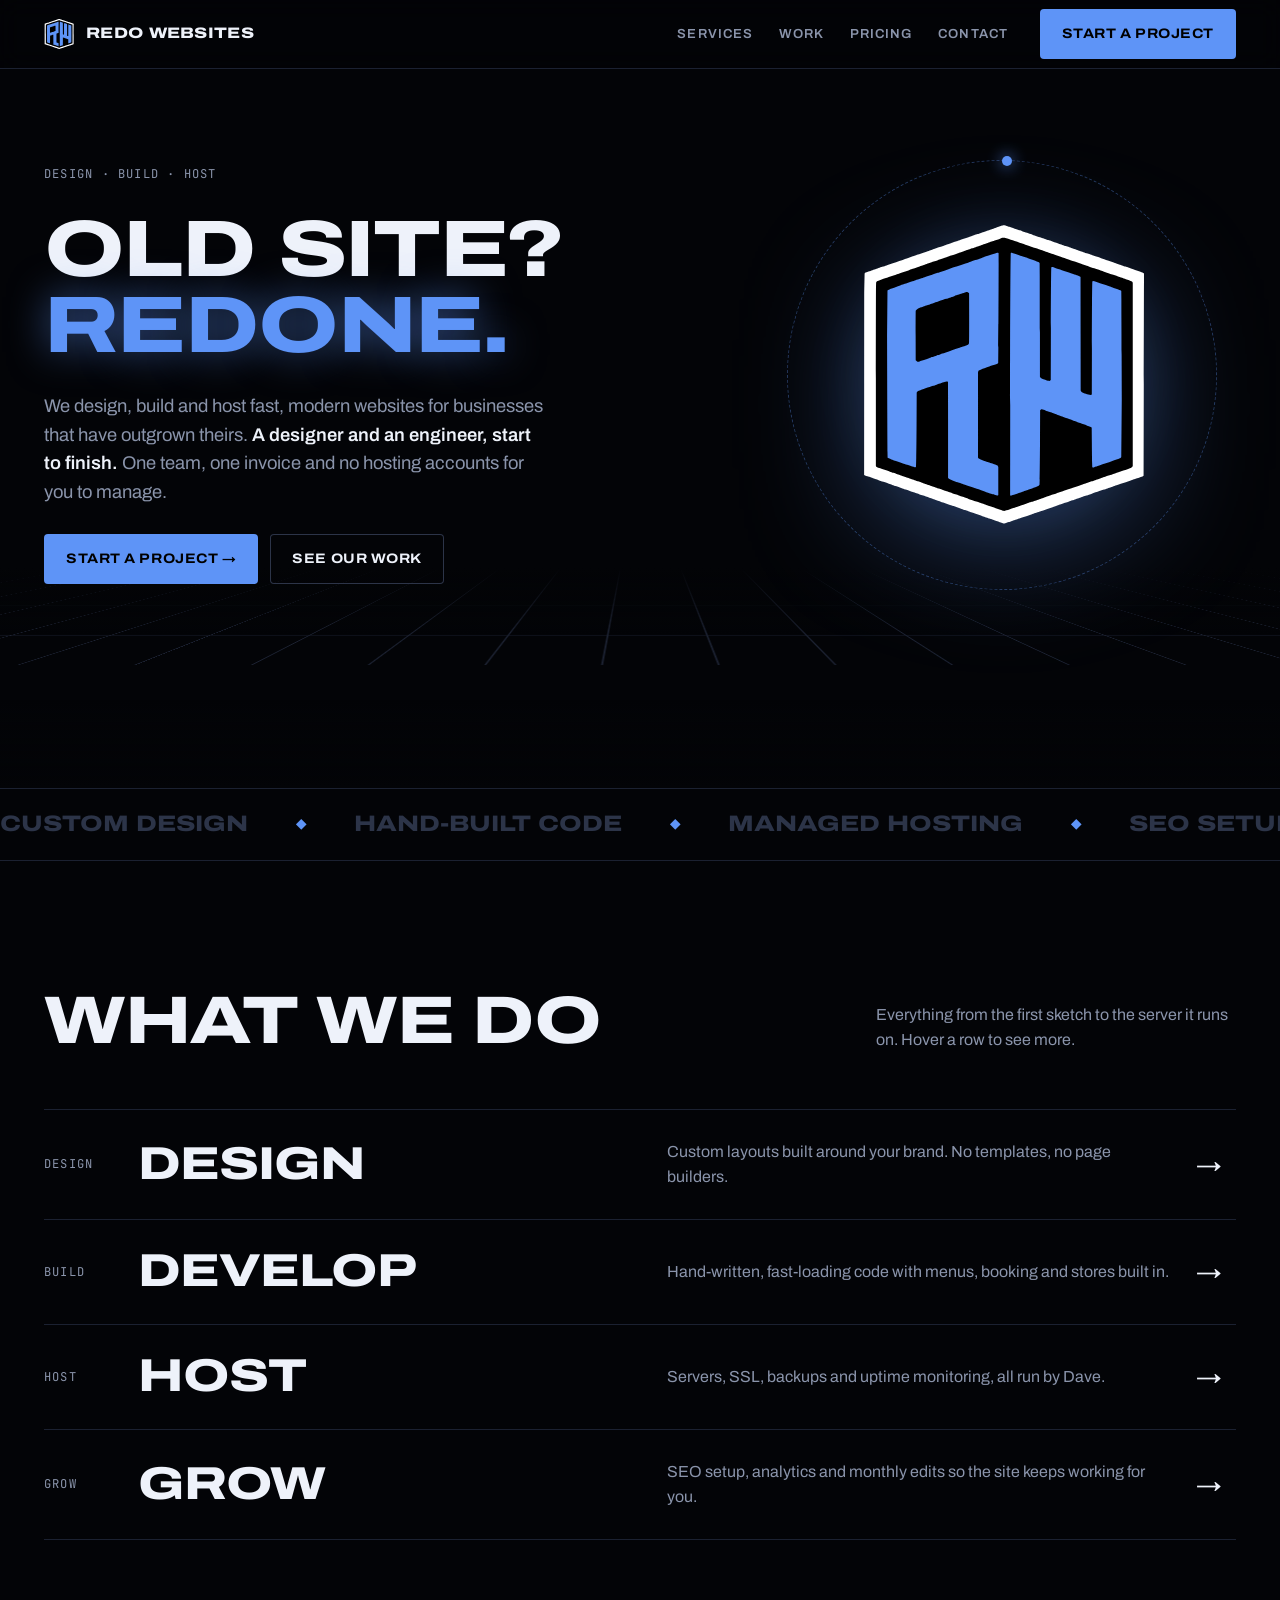
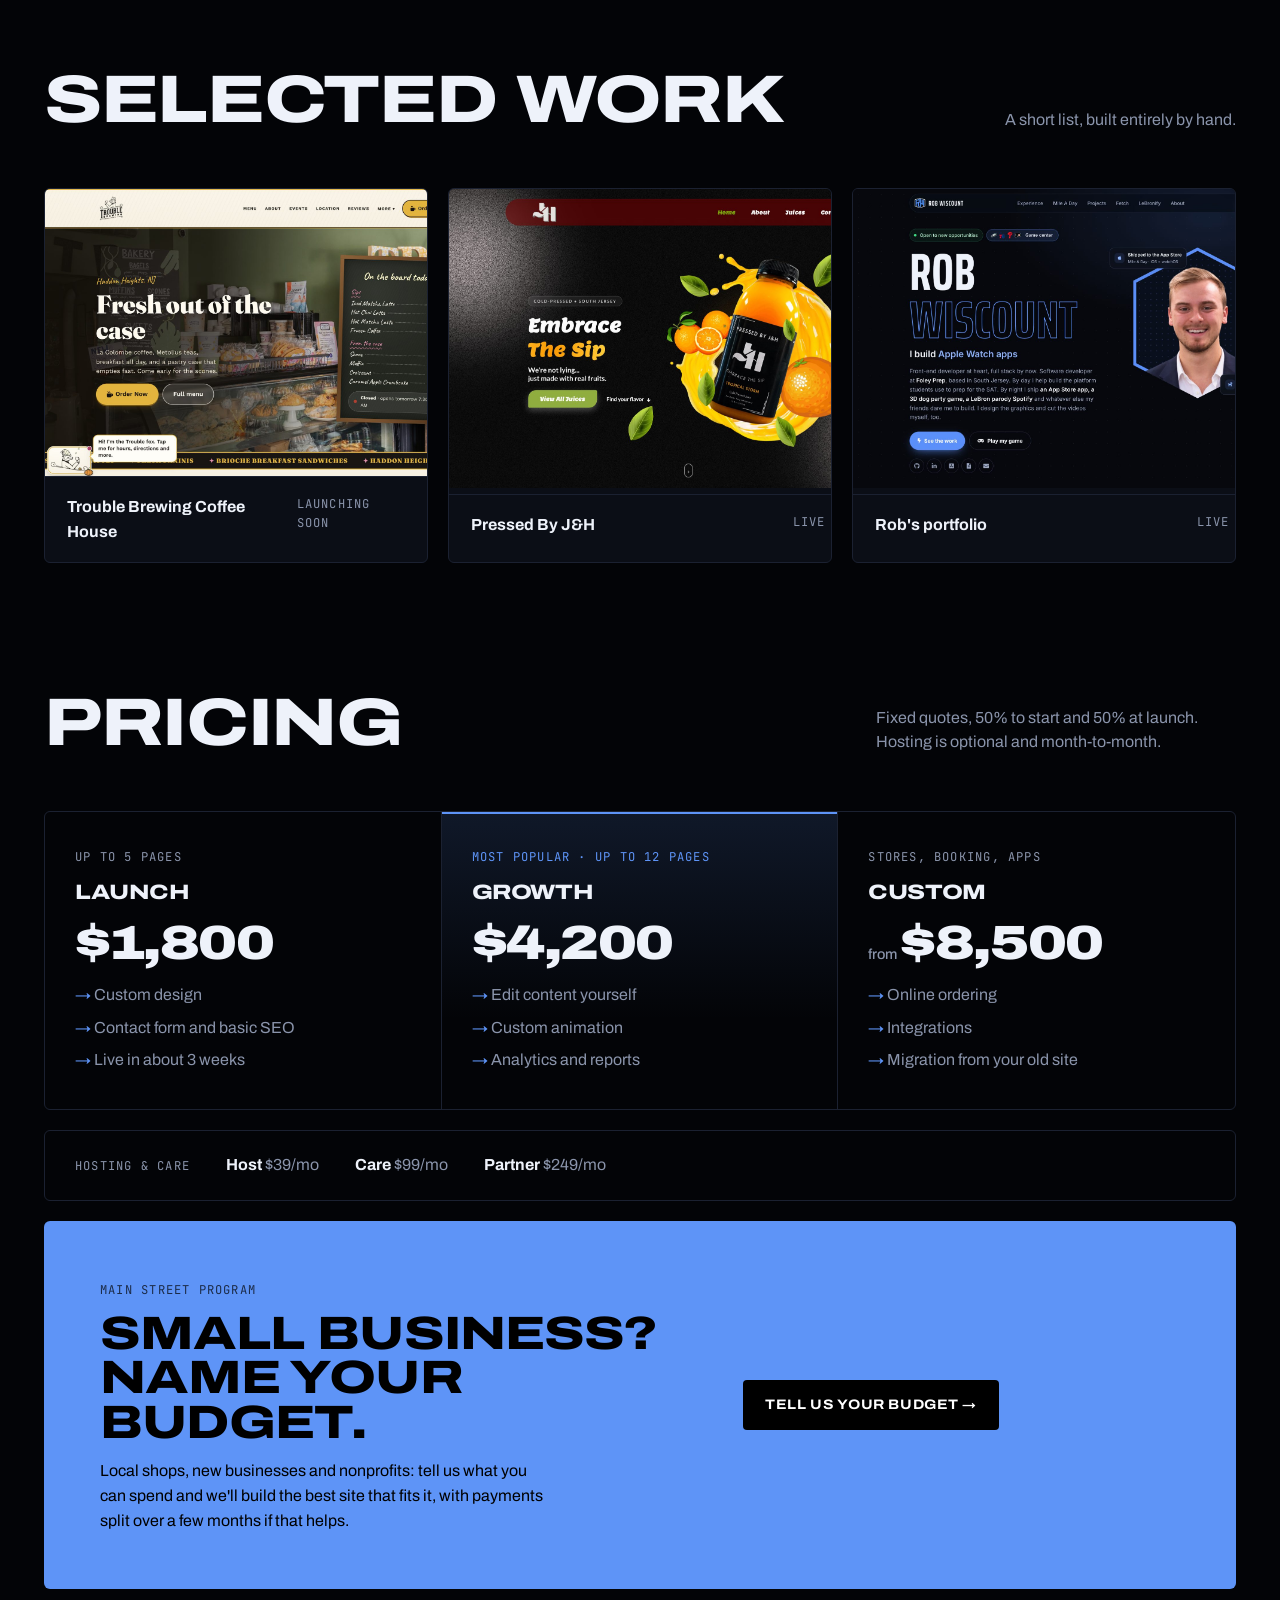
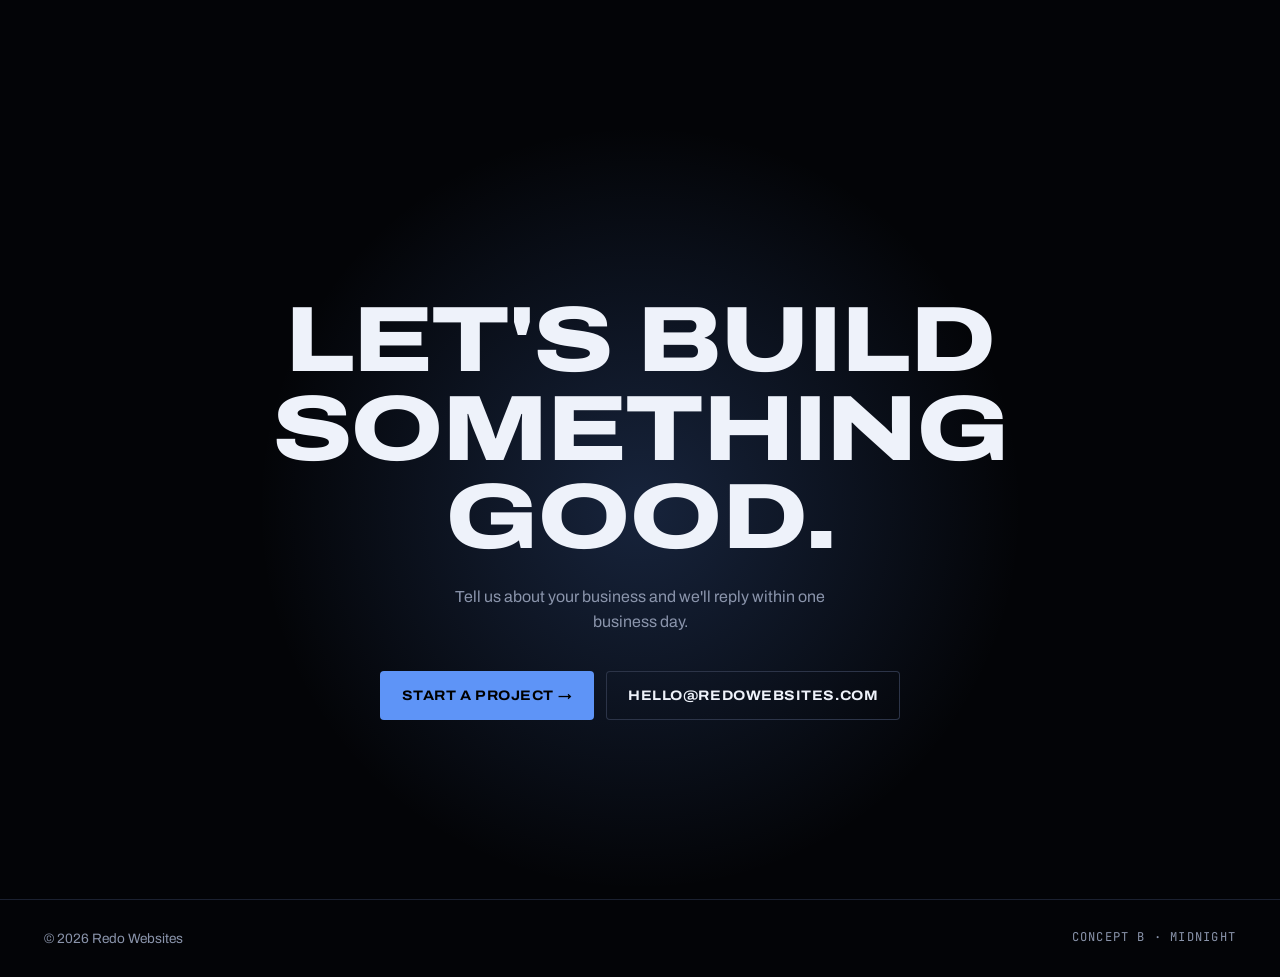
<file: concepts/midnight.html>
<!doctype html>
<html lang="en">
<head>
<meta charset="utf-8">
<meta name="viewport" content="width=device-width, initial-scale=1, viewport-fit=cover">
<title>Redo Websites · Midnight</title>
<link rel="icon" href="../assets/brand/rw-logo.svg" type="image/svg+xml">
<link rel="preconnect" href="https://fonts.googleapis.com">
<link rel="preconnect" href="https://fonts.gstatic.com" crossorigin>
<link rel="stylesheet" href="https://fonts.googleapis.com/css2?family=Archivo:wdth,wght@62..125,400..900&family=JetBrains+Mono:wght@500&display=swap">
<style>
/* Direction B "Midnight": the logo's black as the canvas, its blue as light.
   Layout: full-bleed dark sections, oversized expanded type, one glowing 3D mark. */
:root {
  --void: #030407;
  --panel: #0B0E16;
  --line: #1B2131;
  --text: #EEF2FA;
  --dim: #8A94AB;
  --blue: #5E94F7;
  --glow: rgba(94, 148, 247, .55);
  --display: "Archivo", "Arial Black", sans-serif;
  --mono: "JetBrains Mono", ui-monospace, Menlo, monospace;
  color-scheme: dark;
}
*, *::before, *::after { box-sizing: border-box; }
[hidden] { display: none !important; }
body { margin: 0; background: var(--void); color: var(--text); font-family: var(--display); font-stretch: 100%; line-height: 1.55; -webkit-font-smoothing: antialiased; overflow-x: hidden; }
a { color: inherit; text-decoration: none; }
:focus-visible { outline: 2px solid var(--blue); outline-offset: 4px; }
h1, h2, h3 { margin: 0; font-stretch: 125%; font-weight: 800; letter-spacing: -0.02em; line-height: .95; text-wrap: balance; text-transform: uppercase; }
p { margin: 0; }
.wrap { max-width: 1240px; margin-inline: auto; padding-left: max(24px, env(safe-area-inset-left, 0px)); padding-right: max(24px, env(safe-area-inset-right, 0px)); }
@media (max-width: 480px) { .wrap { padding-left: max(16px, env(safe-area-inset-left, 0px)); padding-right: max(16px, env(safe-area-inset-right, 0px)); } }
.mono { font-family: var(--mono); font-size: .76rem; letter-spacing: .1em; text-transform: uppercase; color: var(--dim); }
.btn { display: inline-flex; align-items: center; gap: 10px; padding: 14px 22px; border-radius: 4px; font-weight: 700; font-stretch: 112%; text-transform: uppercase; font-size: .86rem; letter-spacing: .04em; transition: box-shadow .3s, transform .3s; }
.btn--blue { background: var(--blue); color: #000; box-shadow: 0 0 0 0 var(--glow); }
.btn--blue:hover { box-shadow: 0 0 40px 4px var(--glow); transform: translateY(-1px); }
.btn--line { box-shadow: inset 0 0 0 1px #2C3448; }
.btn--line:hover { box-shadow: inset 0 0 0 1px var(--blue); }

header { position: sticky; top: env(safe-area-inset-top, 0px); z-index: 20; background: rgba(3, 4, 7, .7); backdrop-filter: blur(12px); border-bottom: 1px solid var(--line); }
body::before { content: ""; position: fixed; inset: 0 0 auto; height: env(safe-area-inset-top, 0px); background: var(--void); z-index: 30; }
.nav { display: flex; align-items: center; gap: 32px; height: 68px; }
.nav .logo { display: flex; align-items: center; gap: 12px; font-weight: 800; font-stretch: 125%; text-transform: uppercase; letter-spacing: .02em; font-size: .95rem; }
.nav .logo img { width: 30px; }
.nav nav { display: flex; gap: 26px; margin-left: auto; font-size: .82rem; text-transform: uppercase; letter-spacing: .08em; font-weight: 600; color: var(--dim); }
.nav nav a:hover { color: var(--text); }
@media (max-width: 760px) { .nav nav { display: none; } .nav .btn { margin-left: auto; } }

/* Hero */
.hero { position: relative; overflow: hidden; padding-block: 72px 0; }
.hero__grid { display: grid; grid-template-columns: minmax(0, 1.5fr) minmax(0, 1fr); gap: 24px; align-items: center; position: relative; z-index: 2; }
.hero h1 { font-size: clamp(2.6rem, 1rem + 5vw, 6rem); position: relative; z-index: 2; }
.hero h1 em { font-style: normal; color: var(--blue); text-shadow: 0 0 40px var(--glow); }
.hero__copy { display: grid; gap: 28px; min-width: 0; }
.hero__copy p { color: var(--dim); font-size: 1.15rem; max-width: 46ch; font-stretch: 100%; }
.hero__copy p b { color: var(--text); font-weight: 600; }
.actions { display: flex; gap: 12px; flex-wrap: wrap; }

.mark { position: relative; aspect-ratio: 1; display: grid; place-items: center; perspective: 900px; max-width: 100%; }
.mark__halo { position: absolute; inset: 12%; border-radius: 50%; background: radial-gradient(circle, rgba(94,148,247,.45), transparent 65%); filter: blur(30px); animation: pulse 5s ease-in-out infinite; }
.mark img { width: 62%; position: relative; filter: drop-shadow(0 30px 60px rgba(94,148,247,.35)); animation: float 7s ease-in-out infinite; transform-style: preserve-3d; }
.mark__ring { position: absolute; inset: 4%; border: 1px dashed rgba(94,148,247,.35); border-radius: 50%; animation: spin 40s linear infinite; }
.mark__ring::before { content: ""; position: absolute; top: -5px; left: 50%; width: 10px; height: 10px; background: var(--blue); border-radius: 50%; box-shadow: 0 0 16px var(--blue); }
@keyframes float { 0%, 100% { transform: rotateY(-14deg) rotateX(6deg) translateY(0); } 50% { transform: rotateY(14deg) rotateX(-4deg) translateY(-14px); } }
@keyframes pulse { 50% { opacity: .55; transform: scale(.92); } }
@keyframes spin { to { transform: rotate(360deg); } }
@media (max-width: 860px) { .hero__grid { grid-template-columns: minmax(0, 1fr); } .mark { max-width: 360px; margin-inline: auto; } }

.floor { position: relative; height: 220px; margin-top: -40px; perspective: 400px; overflow: hidden; z-index: 1; }
.floor::before { content: ""; position: absolute; inset: 0 -50%; background-image: linear-gradient(var(--line) 1px, transparent 1px), linear-gradient(90deg, var(--line) 1px, transparent 1px); background-size: 60px 60px; transform: rotateX(62deg); transform-origin: top; animation: floor 3s linear infinite; }
.floor::after { content: ""; position: absolute; inset: 0; background: linear-gradient(var(--void), transparent 30%, transparent 60%, var(--void)); }
@keyframes floor { to { background-position: 0 60px; } }

/* Ticker */
.ticker { border-block: 1px solid var(--line); overflow: hidden; padding-block: 18px; white-space: nowrap; }
.ticker__track { display: inline-flex; gap: 48px; animation: tick 30s linear infinite; font-weight: 800; font-stretch: 125%; text-transform: uppercase; font-size: 1.4rem; color: #2C3448; }
.ticker__track span::after { content: "◆"; margin-left: 48px; color: var(--blue); font-size: .8rem; vertical-align: middle; }
@keyframes tick { to { transform: translateX(-50%); } }

section.block { padding-block: clamp(80px, 10vw, 140px); }
.head { display: flex; justify-content: space-between; align-items: end; gap: 24px; flex-wrap: wrap; margin-bottom: 56px; }
.head h2 { font-size: clamp(2.2rem, 1rem + 4vw, 4.6rem); max-width: 14ch; }
.head p { color: var(--dim); max-width: 40ch; }

/* Services as big rows */
.rows { border-top: 1px solid var(--line); }
.row { display: grid; grid-template-columns: 70px minmax(0, 1fr) minmax(0, 1fr) 40px; gap: 24px; align-items: center; padding: 30px 0; border-bottom: 1px solid var(--line); position: relative; isolation: isolate; transition: color .35s; }
.row::before { content: ""; position: absolute; inset: 0; background: var(--blue); transform: scaleY(0); transform-origin: bottom; transition: transform .45s cubic-bezier(.22,1,.36,1); z-index: -1; }
.row:hover::before { transform: scaleY(1); }
.row:hover { color: #000; }
.row:hover .mono, .row:hover p { color: #000; }
.row h3 { font-size: clamp(1.6rem, .8rem + 2.6vw, 3rem); }
.row p { color: var(--dim); transition: color .35s; }
.row .arr { font-size: 1.6rem; transition: transform .35s; }
.row:hover .arr { transform: rotate(-45deg); }
@media (max-width: 760px) { .row { grid-template-columns: 44px minmax(0, 1fr); } .row p { grid-column: 2; } .row .arr { display: none; } }

/* Work */
.work { display: grid; grid-template-columns: repeat(3, minmax(0, 1fr)); gap: 20px; }
.w { background: var(--panel); border: 1px solid var(--line); border-radius: 6px; overflow: hidden; display: grid; transition: border-color .3s, transform .4s; }
.w:hover { border-color: var(--blue); transform: translateY(-4px); }
.w__img { aspect-ratio: 4 / 3; display: grid; align-content: end; padding: 22px; font-weight: 900; font-stretch: 125%; text-transform: uppercase; font-size: 1.9rem; line-height: .9; max-width: 100%; }
.w__meta { padding: 18px 22px; display: flex; justify-content: space-between; border-top: 1px solid var(--line); gap: 12px; }
.w__meta b { font-weight: 700; }
@media (max-width: 860px) { .work { grid-template-columns: minmax(0, 1fr); } }

/* Pricing */
.prices { display: grid; grid-template-columns: repeat(3, minmax(0, 1fr)); border: 1px solid var(--line); border-radius: 6px; overflow: hidden; }
.price { padding: 36px 30px; display: grid; gap: 16px; align-content: start; border-right: 1px solid var(--line); }
.price:last-child { border-right: 0; }
.price--hot { background: linear-gradient(180deg, rgba(94,148,247,.14), transparent 70%); box-shadow: inset 0 2px 0 var(--blue); }
.price h3 { font-size: 1.3rem; }
.price .amt { font-weight: 900; font-stretch: 125%; font-size: 3rem; letter-spacing: -0.03em; line-height: 1; }
.price .amt small { font-size: .9rem; color: var(--dim); font-weight: 500; font-stretch: 100%; letter-spacing: 0; }
.price ul { margin: 0; padding: 0; list-style: none; display: grid; gap: 8px; color: var(--dim); }
.price li::before { content: "→ "; color: var(--blue); }
.care { margin-top: 20px; display: flex; flex-wrap: wrap; gap: 12px 36px; padding: 22px 30px; border: 1px solid var(--line); border-radius: 6px; color: var(--dim); align-items: baseline; }
.care b { color: var(--text); }
@media (max-width: 900px) { .prices { grid-template-columns: minmax(0, 1fr); } .price { border-right: 0; border-bottom: 1px solid var(--line); } }

/* Main street */
.ms { margin-top: 20px; border-radius: 6px; padding: clamp(28px, 5vw, 56px); background: var(--blue); color: #000; display: grid; grid-template-columns: minmax(0, 1.4fr) minmax(0, 1fr); gap: 32px; align-items: center; }
.ms h3 { font-size: clamp(1.8rem, 1rem + 2.4vw, 3rem); }
.ms p { margin-top: 14px; max-width: 50ch; }
.ms .btn { background: #000; color: #fff; justify-self: start; }
@media (max-width: 760px) { .ms { grid-template-columns: minmax(0, 1fr); } }

/* CTA */
.final { text-align: center; padding-block: clamp(100px, 14vw, 180px); position: relative; overflow: hidden; }
.final::before { content: ""; position: absolute; left: 50%; top: 50%; width: 900px; height: 900px; max-width: 160vw; transform: translate(-50%, -50%); background: radial-gradient(circle, rgba(94,148,247,.22), transparent 60%); }
.final h2 { font-size: clamp(2.6rem, 1rem + 6vw, 7rem); position: relative; }
.final p { color: var(--dim); margin: 24px auto 36px; max-width: 44ch; position: relative; }
.final .actions { justify-content: center; position: relative; }
footer { border-top: 1px solid var(--line); padding-block: 28px; color: var(--dim); font-size: .85rem; }
footer .wrap { display: flex; justify-content: space-between; gap: 12px; flex-wrap: wrap; }

@media (prefers-reduced-motion: reduce) { *, *::before, *::after { animation: none !important; transition: none !important; } }
</style>
</head>
<body>
<header>
  <div class="wrap nav">
    <a class="logo" href="#"><img src="../assets/brand/rw-logo.svg" alt="">Redo Websites</a>
    <nav aria-label="Main"><a href="#services">Services</a><a href="#work">Work</a><a href="#pricing">Pricing</a><a href="#contact">Contact</a></nav>
    <a class="btn btn--blue" href="#contact">Start a project</a>
  </div>
</header>

<main>
  <section class="hero">
    <div class="wrap hero__grid">
      <div class="hero__copy">
        <span class="mono">Design · Build · Host</span>
        <h1>Old site?<br><em>Redone.</em></h1>
        <p>We design, build and host fast, modern websites for businesses that have outgrown theirs. <b>A designer and an engineer, start to finish.</b> One team, one invoice and no hosting accounts for you to manage.</p>
        <div class="actions"><a class="btn btn--blue" href="#contact">Start a project →</a><a class="btn btn--line" href="#work">See our work</a></div>
      </div>
      <div class="mark" aria-hidden="true">
        <div class="mark__halo"></div>
        <div class="mark__ring"></div>
        <img src="../assets/brand/rw-logo.svg" alt="">
      </div>
    </div>
    <div class="floor" aria-hidden="true"></div>
  </section>

  <div class="ticker" aria-hidden="true">
    <div class="ticker__track">
      <span>Custom design</span><span>Hand-built code</span><span>Managed hosting</span><span>SEO setup</span><span>Online stores</span><span>Daily backups</span>
      <span>Custom design</span><span>Hand-built code</span><span>Managed hosting</span><span>SEO setup</span><span>Online stores</span><span>Daily backups</span>
    </div>
  </div>

  <section class="block" id="services">
    <div class="wrap">
      <div class="head"><h2>What we do</h2><p>Everything from the first sketch to the server it runs on. Hover a row to see more.</p></div>
      <div class="rows">
        <a class="row" href="#contact"><span class="mono">Design</span><h3>Design</h3><p>Custom layouts built around your brand. No templates, no page builders.</p><span class="arr">→</span></a>
        <a class="row" href="#contact"><span class="mono">Build</span><h3>Develop</h3><p>Hand-written, fast-loading code with menus, booking and stores built in.</p><span class="arr">→</span></a>
        <a class="row" href="#contact"><span class="mono">Host</span><h3>Host</h3><p>Servers, SSL, backups and uptime monitoring, all run by Dave.</p><span class="arr">→</span></a>
        <a class="row" href="#contact"><span class="mono">Grow</span><h3>Grow</h3><p>SEO setup, analytics and monthly edits so the site keeps working for you.</p><span class="arr">→</span></a>
      </div>
    </div>
  </section>

  <section class="block" id="work" style="padding-top:0">
    <div class="wrap">
      <div class="head"><h2>Selected work</h2><p>A short list, built entirely by hand.</p></div>
      <div class="work">
        <a class="w" href="../site/work.html#trouble-brewing"><div class="w__img" style="background:#0B0F19 url(../assets/work/trouble-brewing.jpg) left top/cover" role="img" aria-label="Screenshot"></div><div class="w__meta"><b>Trouble Brewing Coffee House</b><span class="mono">Launching soon</span></div></a>
        <a class="w" href="../site/work.html#pressed"><div class="w__img" style="background:#0B0F19 url(../assets/work/pressed-by-jh.jpg) left top/cover" role="img" aria-label="Screenshot"></div><div class="w__meta"><b>Pressed By J&amp;H</b><span class="mono">Live</span></div></a>
        <a class="w" href="../site/work.html#portfolio"><div class="w__img" style="background:#0B0F19 url(../assets/work/robwiscount.jpg) left top/cover" role="img" aria-label="Screenshot"></div><div class="w__meta"><b>Rob's portfolio</b><span class="mono">Live</span></div></a>
      </div>
    </div>
  </section>

  <section class="block" id="pricing" style="padding-top:0">
    <div class="wrap">
      <div class="head"><h2>Pricing</h2><p>Fixed quotes, 50% to start and 50% at launch. Hosting is optional and month-to-month.</p></div>
      <div class="prices">
        <div class="price"><span class="mono">Up to 5 pages</span><h3>Launch</h3><div class="amt">$1,800</div><ul><li>Custom design</li><li>Contact form and basic SEO</li><li>Live in about 3 weeks</li></ul></div>
        <div class="price price--hot"><span class="mono" style="color:var(--blue)">Most popular · up to 12 pages</span><h3>Growth</h3><div class="amt">$4,200</div><ul><li>Edit content yourself</li><li>Custom animation</li><li>Analytics and reports</li></ul></div>
        <div class="price"><span class="mono">Stores, booking, apps</span><h3>Custom</h3><div class="amt"><small>from </small>$8,500</div><ul><li>Online ordering</li><li>Integrations</li><li>Migration from your old site</li></ul></div>
      </div>
      <div class="care"><span class="mono">Hosting &amp; care</span><span><b>Host</b> $39/mo</span><span><b>Care</b> $99/mo</span><span><b>Partner</b> $249/mo</span></div>
      <div class="ms">
        <div><span class="mono" style="color:#000;opacity:.7">Main Street Program</span><h3 style="margin-top:10px">Small business? Name your budget.</h3><p>Local shops, new businesses and nonprofits: tell us what you can spend and we'll build the best site that fits it, with payments split over a few months if that helps.</p></div>
        <a class="btn" href="#contact">Tell us your budget →</a>
      </div>
    </div>
  </section>

  <section class="final" id="contact">
    <div class="wrap">
      <h2>Let's build<br>something<br>good.</h2>
      <p>Tell us about your business and we'll reply within one business day.</p>
      <div class="actions"><a class="btn btn--blue" href="../site/contact.html">Start a project →</a><a class="btn btn--line" href="../site/contact.html">hello@redowebsites.com</a></div>
    </div>
  </section>
</main>
<footer><div class="wrap"><span>© 2026 Redo Websites</span><span class="mono">Concept B · Midnight</span></div></footer>
</body>
</html>
</file>
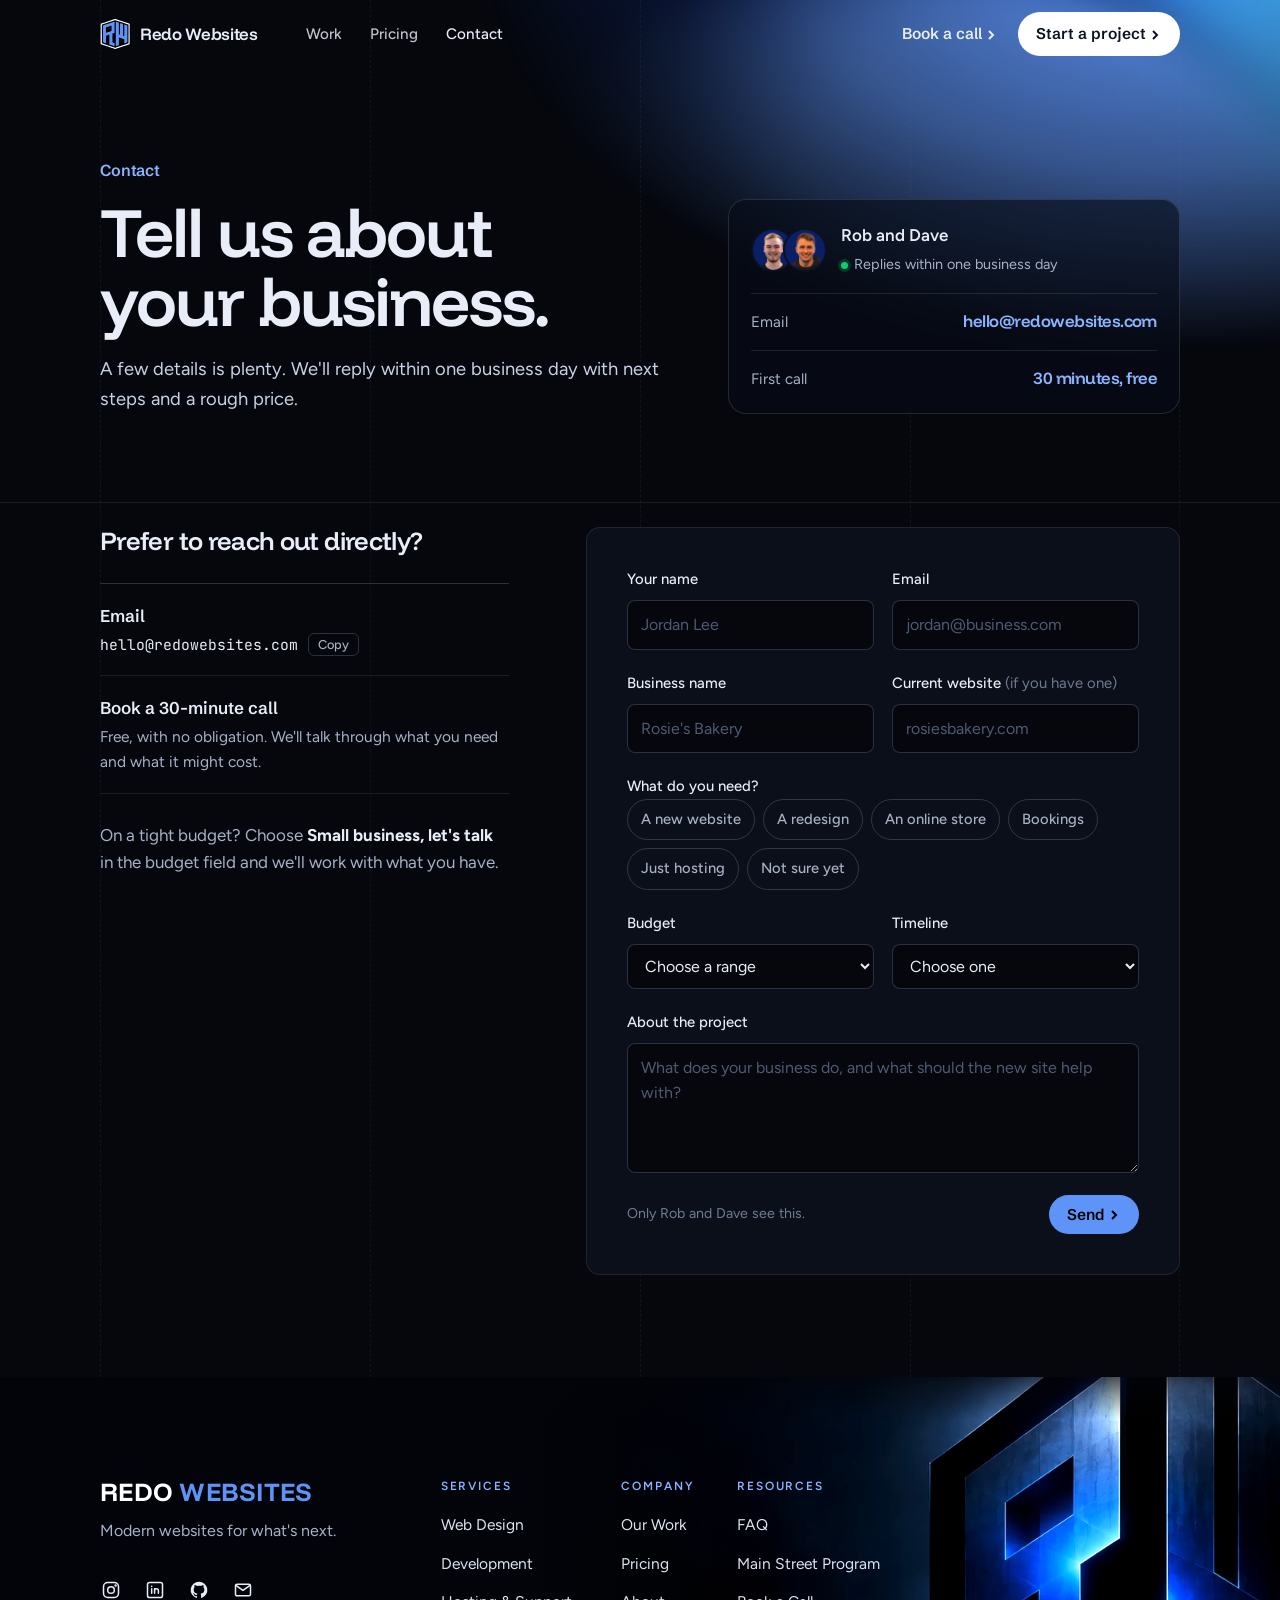
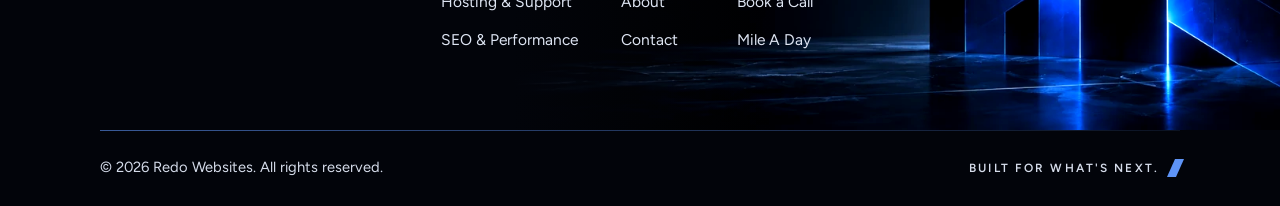
<file: site/contact.html>
<!doctype html>
<html lang="en">
<head>
<meta charset="utf-8">
<meta name="viewport" content="width=device-width, initial-scale=1, viewport-fit=cover">
<title>Contact · Redo Websites</title>
<meta name="description" content="Redo Websites designs, builds and hosts websites for small and growing businesses. Two people, start to finish.">
<meta name="theme-color" content="#05070D">
<link rel="icon" href="../assets/brand/rw-logo.svg" type="image/svg+xml">
<link rel="preconnect" href="https://fonts.googleapis.com">
<link rel="preconnect" href="https://fonts.gstatic.com" crossorigin>
<link rel="stylesheet" href="https://fonts.googleapis.com/css2?family=Figtree:wght@400;500;600&family=Funnel+Display:wght@500;600;700&family=JetBrains+Mono:wght@500&family=Schibsted+Grotesk:wght@500;600;700;800&display=swap">
<link rel="stylesheet" href="../assets/css/site.css">
</head>
<body id="top">

<header class="site-header">
  <div class="wrap nav">
    <a class="brand" href="index.html"><img src="../assets/brand/rw-logo.svg" alt="" width="30" height="33">Redo Websites</a>
    <nav class="nav-links" aria-label="Main">
      <a href="work.html">Work</a>
      <a href="pricing.html">Pricing</a>
      <a href="contact.html" aria-current="page">Contact</a>
    </nav>
    <div class="nav-cta">
      <a class="link" href="contact.html" style="margin-right:14px">Book a call<span class="harrow" aria-hidden="true"><svg viewBox="0 0 10 10"><path class="harrow__line" d="M0 5h7"/><path class="harrow__tip" d="M1 1l4 4-4 4"/></svg></span></a>
      <a class="btn" href="contact.html">Start a project<span class="harrow" aria-hidden="true"><svg viewBox="0 0 10 10"><path class="harrow__line" d="M0 5h7"/><path class="harrow__tip" d="M1 1l4 4-4 4"/></svg></span></a>
    </div>
    <button class="menu-btn" aria-label="Open menu" aria-expanded="false"><svg viewBox="0 0 24 24" fill="none" stroke="currentColor" stroke-width="2" stroke-linecap="round"><path d="M4 8h16M4 16h16"/></svg></button>
  </div>
</header>

<main>
  <div class="guides" aria-hidden="true"><div class="wrap"><span></span><span></span><span></span><span></span></div></div>
  <section class="page-head">
    <div class="page-head__bg" data-gradient-wrap aria-hidden="true"><canvas data-gradient></canvas></div>
    <div class="wrap page-head__grid">
      <div>
        <span class="kicker">Contact</span>
        <h1>Tell us about your business.</h1>
        <p class="lede">A few details is plenty. We'll reply within one business day with next steps and a rough price.</p>
      </div>
      <div class="facts reveal">
        <div class="facts__people"><span class="avatars"><img src="../assets/team/rob.webp" alt="Rob Wiscount"><img src="../assets/team/dave.webp" alt="Dave Simmerman"></span><div><strong>Rob and Dave</strong><em>Replies within one business day</em></div></div>
        <div><span>Email</span><b class="soft">hello@redowebsites.com</b></div>
        <div><span>First call</span><b class="soft">30 minutes, free</b></div>
      </div>
    </div>
  </section>

  <section class="section" style="padding-top:24px">
    <div class="wrap contact">
      <aside class="contact__aside">
        <h2>Prefer to reach out directly?</h2>
        <ul class="contact__list">
          <li><b>Email</b><span class="copyline"><span>hello@redowebsites.com</span><button type="button" data-copy="hello@redowebsites.com">Copy</button></span></li>
          <li><b>Book a 30-minute call</b><span>Free, with no obligation. We'll talk through what you need and what it might cost.</span></li>
        </ul>
        <p>On a tight budget? Choose <b style="color:var(--text)">Small business, let's talk</b> in the budget field and we'll work with what you have.</p>
      </aside>

      <div>
        <form class="form" id="contact-form" novalidate>
          <div class="form__row">
            <div class="field"><label for="name">Your name</label><input id="name" name="name" autocomplete="name" required placeholder="Jordan Lee"></div>
            <div class="field"><label for="email">Email</label><input id="email" name="email" type="email" autocomplete="email" required placeholder="jordan@business.com"></div>
          </div>
          <div class="form__row">
            <div class="field"><label for="business">Business name</label><input id="business" name="business" autocomplete="organization" placeholder="Rosie's Bakery"></div>
            <div class="field"><label for="current">Current website <span class="hint">(if you have one)</span></label><input id="current" name="current" inputmode="url" placeholder="rosiesbakery.com"></div>
          </div>
          <fieldset class="field">
            <legend>What do you need?</legend>
            <div class="chips">
              <input type="checkbox" id="need-new" name="need" value="new"><label for="need-new">A new website</label>
              <input type="checkbox" id="need-redesign" name="need" value="redesign"><label for="need-redesign">A redesign</label>
              <input type="checkbox" id="need-store" name="need" value="store"><label for="need-store">An online store</label>
              <input type="checkbox" id="need-booking" name="need" value="booking"><label for="need-booking">Bookings</label>
              <input type="checkbox" id="need-hosting" name="need" value="hosting"><label for="need-hosting">Just hosting</label>
              <input type="checkbox" id="need-unsure" name="need" value="unsure"><label for="need-unsure">Not sure yet</label>
            </div>
          </fieldset>
          <div class="form__row">
            <div class="field">
              <label for="budget">Budget</label>
              <select id="budget" name="budget">
                <option value="">Choose a range</option>
                <option value="small-business">Small business, let's talk</option>
                <option value="1-3k">$1,500 to $3,000</option>
                <option value="3-6k">$3,000 to $6,000</option>
                <option value="6-10k">$6,000 to $10,000</option>
                <option value="10k+">$10,000 or more</option>
                <option value="unsure">Not sure yet</option>
              </select>
            </div>
            <div class="field">
              <label for="timeline">Timeline</label>
              <select id="timeline" name="timeline">
                <option value="">Choose one</option>
                <option>As soon as possible</option>
                <option>In the next month or two</option>
                <option>In three months or more</option>
                <option>Just exploring</option>
              </select>
            </div>
          </div>
          <p class="budget-note">Good call. Through our Main Street Program we scope the project to what you can spend and can split payments over a few months. If you have a rough number in mind, put it below.</p>
          <div class="field"><label for="message">About the project</label><textarea id="message" name="message" placeholder="What does your business do, and what should the new site help with?"></textarea></div>
          <div class="form__foot">
            <small>Only Rob and Dave see this.</small>
            <button class="btn" type="submit">Send<span class="harrow" aria-hidden="true"><svg viewBox="0 0 10 10"><path class="harrow__line" d="M0 5h7"/><path class="harrow__tip" d="M1 1l4 4-4 4"/></svg></span></button>
          </div>
        </form>
        <div class="form form-done" hidden>
          <div class="check"><svg width="26" height="26" viewBox="0 0 24 24" fill="none" stroke="currentColor" stroke-width="2.6" stroke-linecap="round" stroke-linejoin="round"><path d="M20 6L9 17l-5-5"/></svg></div>
          <h3>Thanks, <span data-name>there</span>.</h3>
          <p>We'll get back to you within one business day.</p>
          <span class="proto-note">Prototype: this form isn't connected to a backend yet.</span>
        </div>
      </div>
    </div>
  </section>
  <script>
    // Preselect the budget from links like ?budget=small-business
    (() => { const p = new URLSearchParams(location.search).get("budget"); const s = document.getElementById("budget"); if (p && s.querySelector(`option[value="${p}"]`)) s.value = p; })();
  </script>
</main>

<footer class="footer">
  <div class="footer__stage" aria-hidden="true">
    <div class="footer__art">
      <img src="../assets/brand/footer-art.webp" srcset="../assets/brand/footer-art-1200.webp 1200w, ../assets/brand/footer-art.webp 2000w" sizes="(max-width: 899px) 900px, 60vw" alt="" loading="lazy" width="2000" height="745">
      <div class="footer__seam footer__seam--r"></div>
      <div class="footer__seam footer__seam--w"></div>
    </div>
  </div>
  <div class="wrap footer__inner">
    <div class="footer__main">
      <div class="footer__brand">
        <a class="footer__word" href="index.html">Redo <span>Websites</span></a>
        <p>Modern websites for what's next.</p>
        <div class="socials">
          <a href="https://instagram.com/robwizzie" target="_blank" rel="noopener" aria-label="Instagram"><svg viewBox="0 0 24 24" fill="none" stroke="currentColor" stroke-width="1.8" stroke-linecap="round" stroke-linejoin="round"><rect x="3" y="3" width="18" height="18" rx="5"/><circle cx="12" cy="12" r="4"/><circle cx="17.5" cy="6.5" r=".6" fill="currentColor"/></svg></a>
          <a href="https://www.linkedin.com/in/rob-wiscount-275a2218a/" target="_blank" rel="noopener" aria-label="LinkedIn"><svg viewBox="0 0 24 24" fill="none" stroke="currentColor" stroke-width="1.8" stroke-linecap="round" stroke-linejoin="round"><rect x="3" y="3" width="18" height="18" rx="2.5"/><path d="M8 10.5V16M8 7.6v.1M11.5 16v-3.2a2.3 2.3 0 014.6 0V16M11.5 10.5V16"/></svg></a>
          <a href="https://github.com/robwizzie" target="_blank" rel="noopener" aria-label="GitHub"><svg viewBox="0 0 24 24" fill="currentColor"><path d="M12 2a10 10 0 00-3.16 19.49c.5.09.68-.22.68-.48v-1.7c-2.78.6-3.37-1.34-3.37-1.34-.45-1.16-1.1-1.47-1.1-1.47-.9-.62.07-.6.07-.6 1 .07 1.53 1.03 1.53 1.03.9 1.52 2.34 1.08 2.91.83.09-.65.35-1.09.63-1.34-2.22-.25-4.55-1.11-4.55-4.94 0-1.09.39-1.98 1.03-2.68-.1-.25-.45-1.27.1-2.64 0 0 .84-.27 2.75 1.02A9.6 9.6 0 0112 6.84c.85 0 1.71.11 2.51.34 1.91-1.3 2.75-1.02 2.75-1.02.55 1.37.2 2.39.1 2.64.64.7 1.03 1.59 1.03 2.68 0 3.84-2.34 4.68-4.57 4.93.36.31.68.92.68 1.85v2.74c0 .27.18.58.69.48A10 10 0 0012 2z"/></svg></a>
          <a href="contact.html" aria-label="Email us"><svg viewBox="0 0 24 24" fill="none" stroke="currentColor" stroke-width="1.8" stroke-linecap="round" stroke-linejoin="round"><rect x="3" y="5" width="18" height="14" rx="2"/><path d="M3.5 6.5l8.5 6 8.5-6"/></svg></a>
        </div>
      </div>
      <div><h4>Services</h4><ul><li><a href="pricing.html#build">Web Design</a></li><li><a href="pricing.html#build">Development</a></li><li><a href="pricing.html#care">Hosting &amp; Support</a></li><li><a href="index.html#launch">SEO &amp; Performance</a></li></ul></div>
      <div><h4>Company</h4><ul><li><a href="work.html">Our Work</a></li><li><a href="pricing.html">Pricing</a></li><li><a href="index.html#team">About</a></li><li><a href="contact.html">Contact</a></li></ul></div>
      <div><h4>Resources</h4><ul><li><a href="pricing.html#faq">FAQ</a></li><li><a href="pricing.html#main-street">Main Street Program</a></li><li><a href="contact.html">Book a Call</a></li><li><a href="https://mileaday.run" target="_blank" rel="noopener">Mile A Day</a></li></ul></div>
    </div>
  </div>
  <div class="footer__base"><div class="wrap"><span>© <span data-year>2026</span> Redo Websites<span class="rights">. All rights reserved.</span></span><span class="footer__tag">Built for what's next. <i aria-hidden="true"></i></span></div></div>
</footer>

<script src="../assets/js/gradient.js"></script>
<script src="../assets/js/site.js"></script>
</body>
</html>
</file>
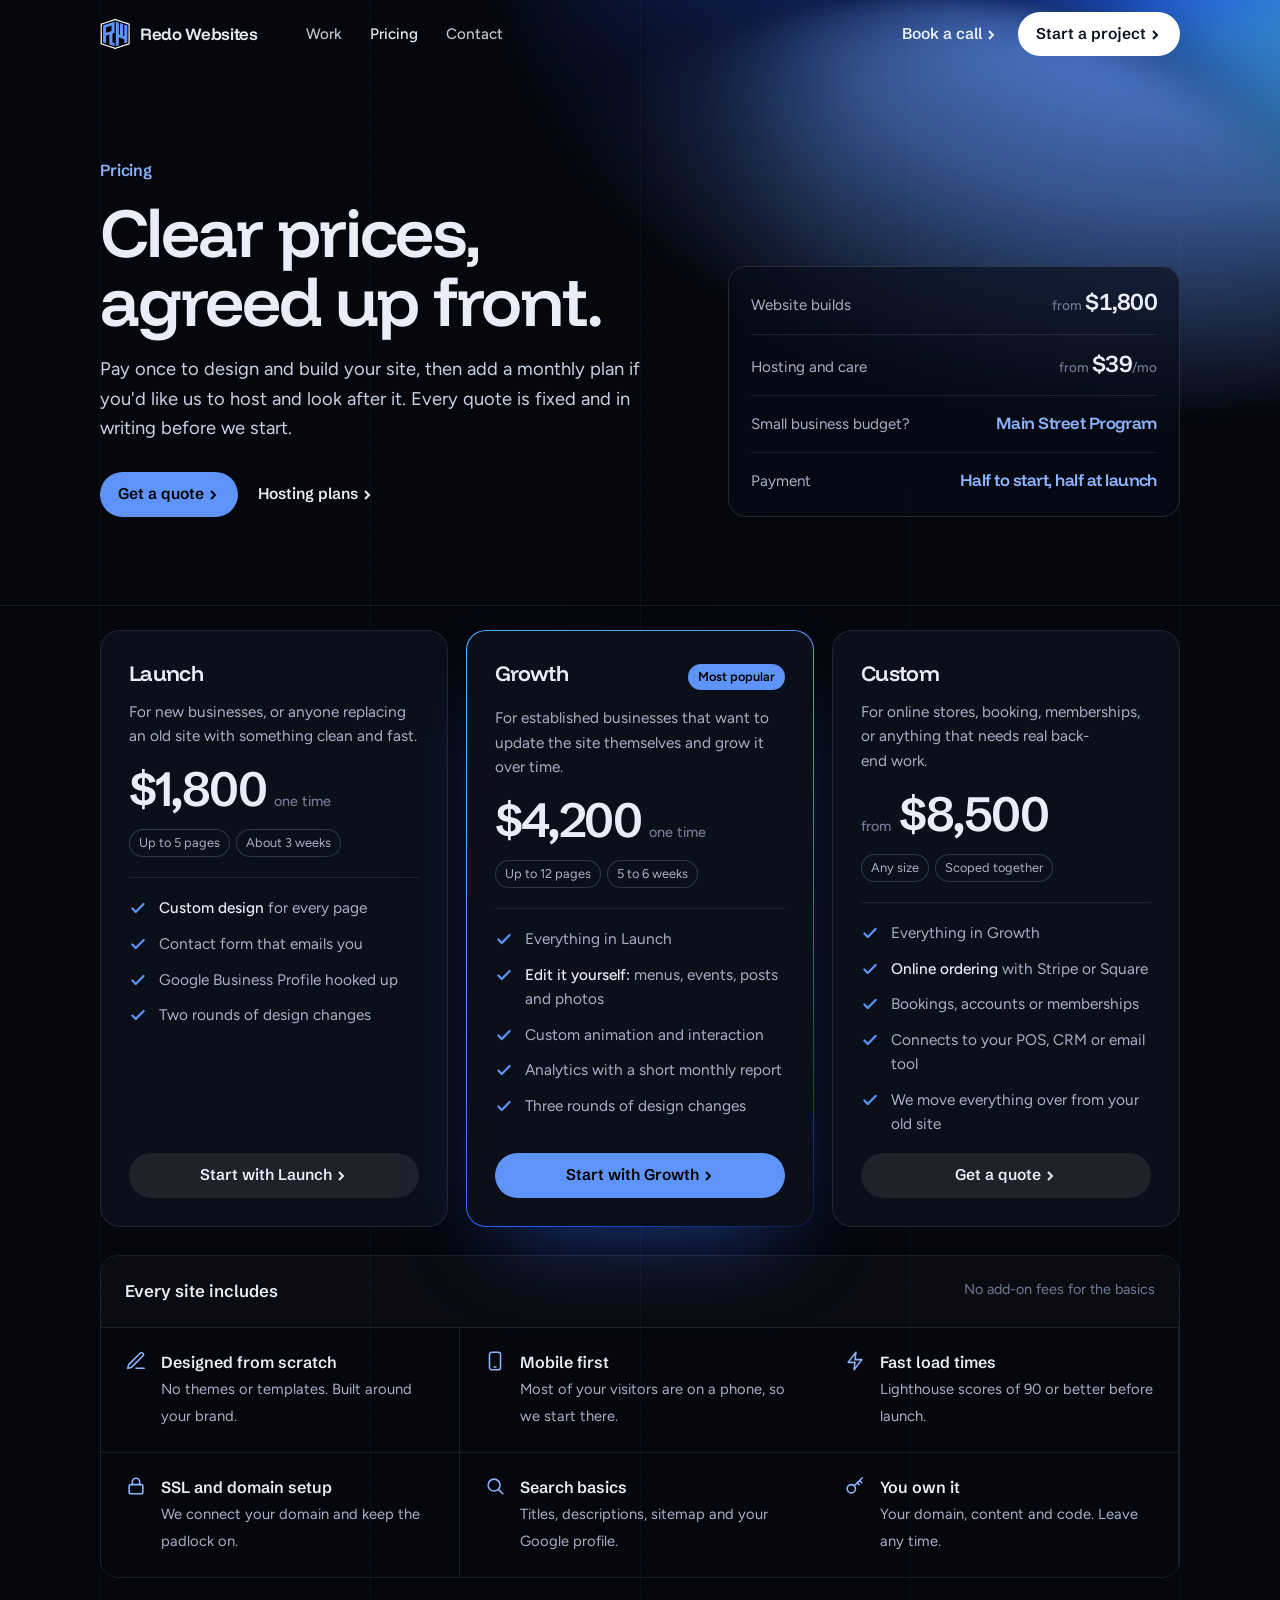
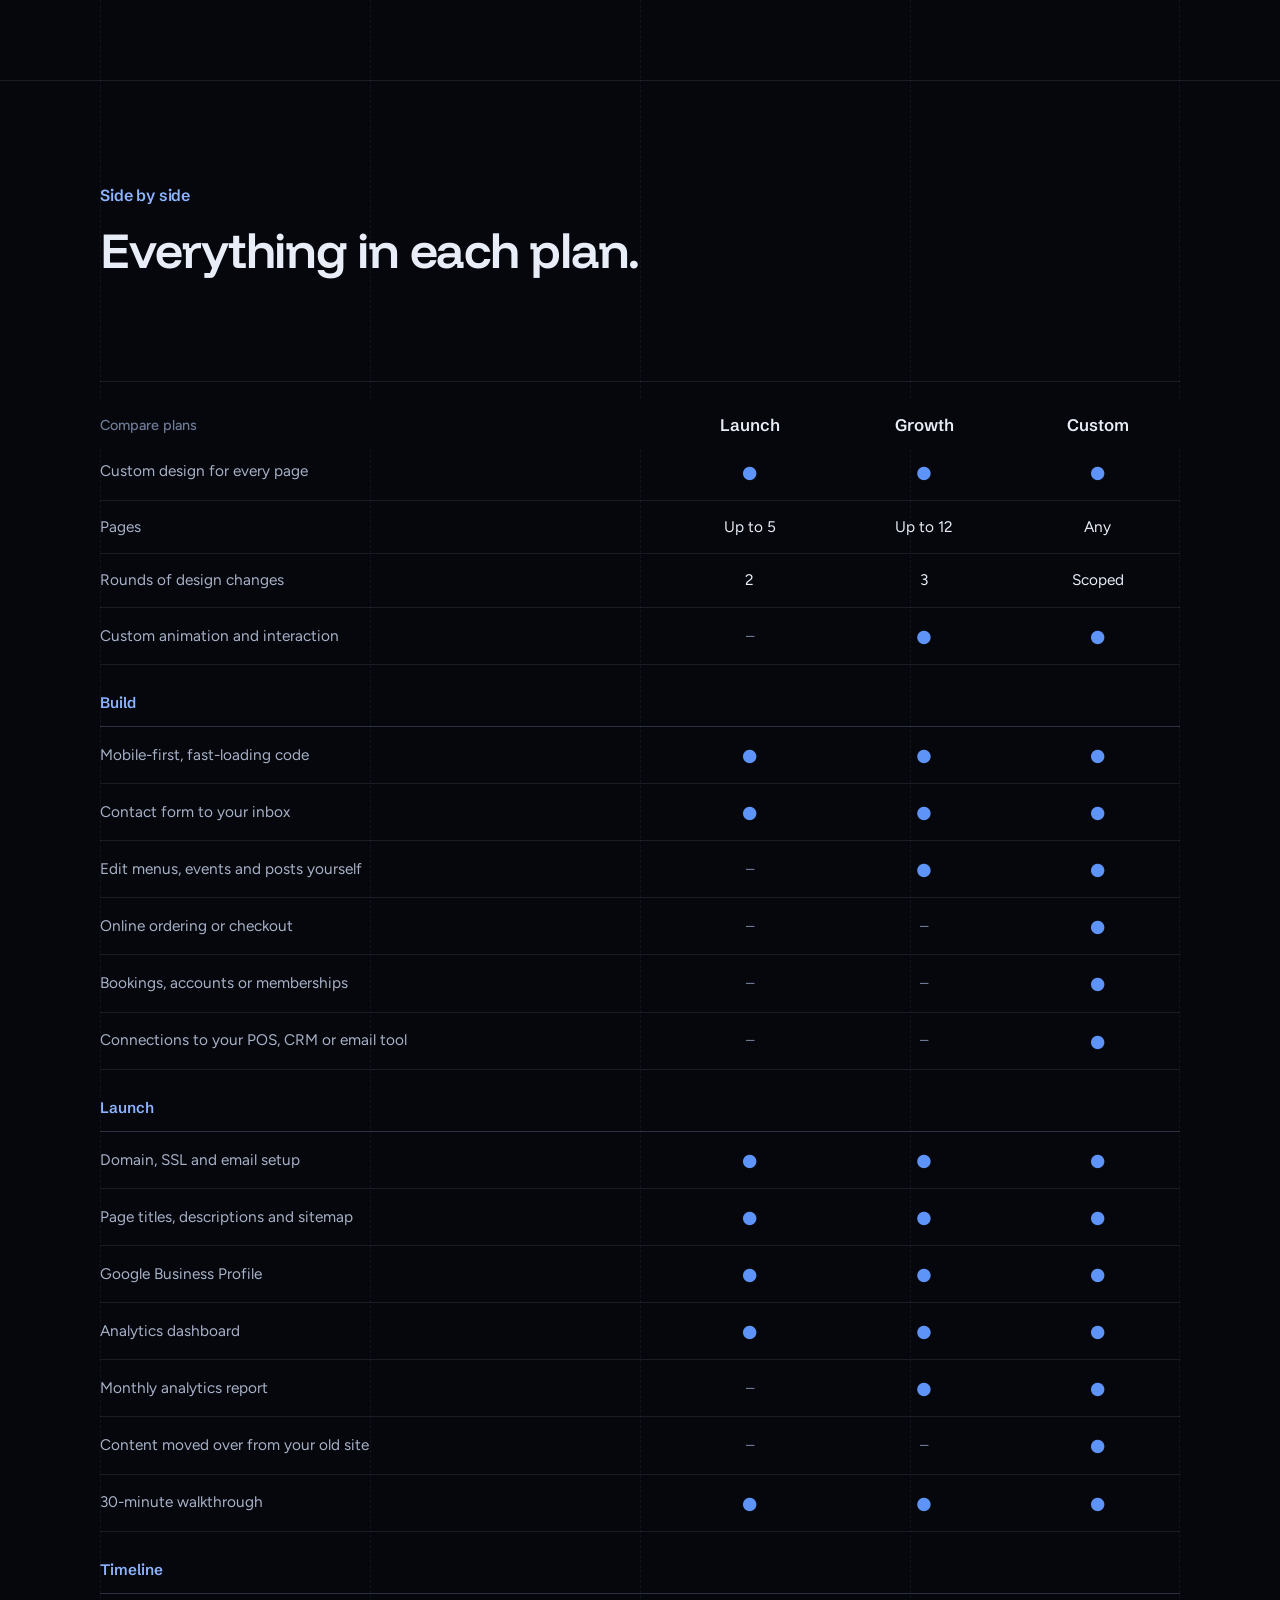
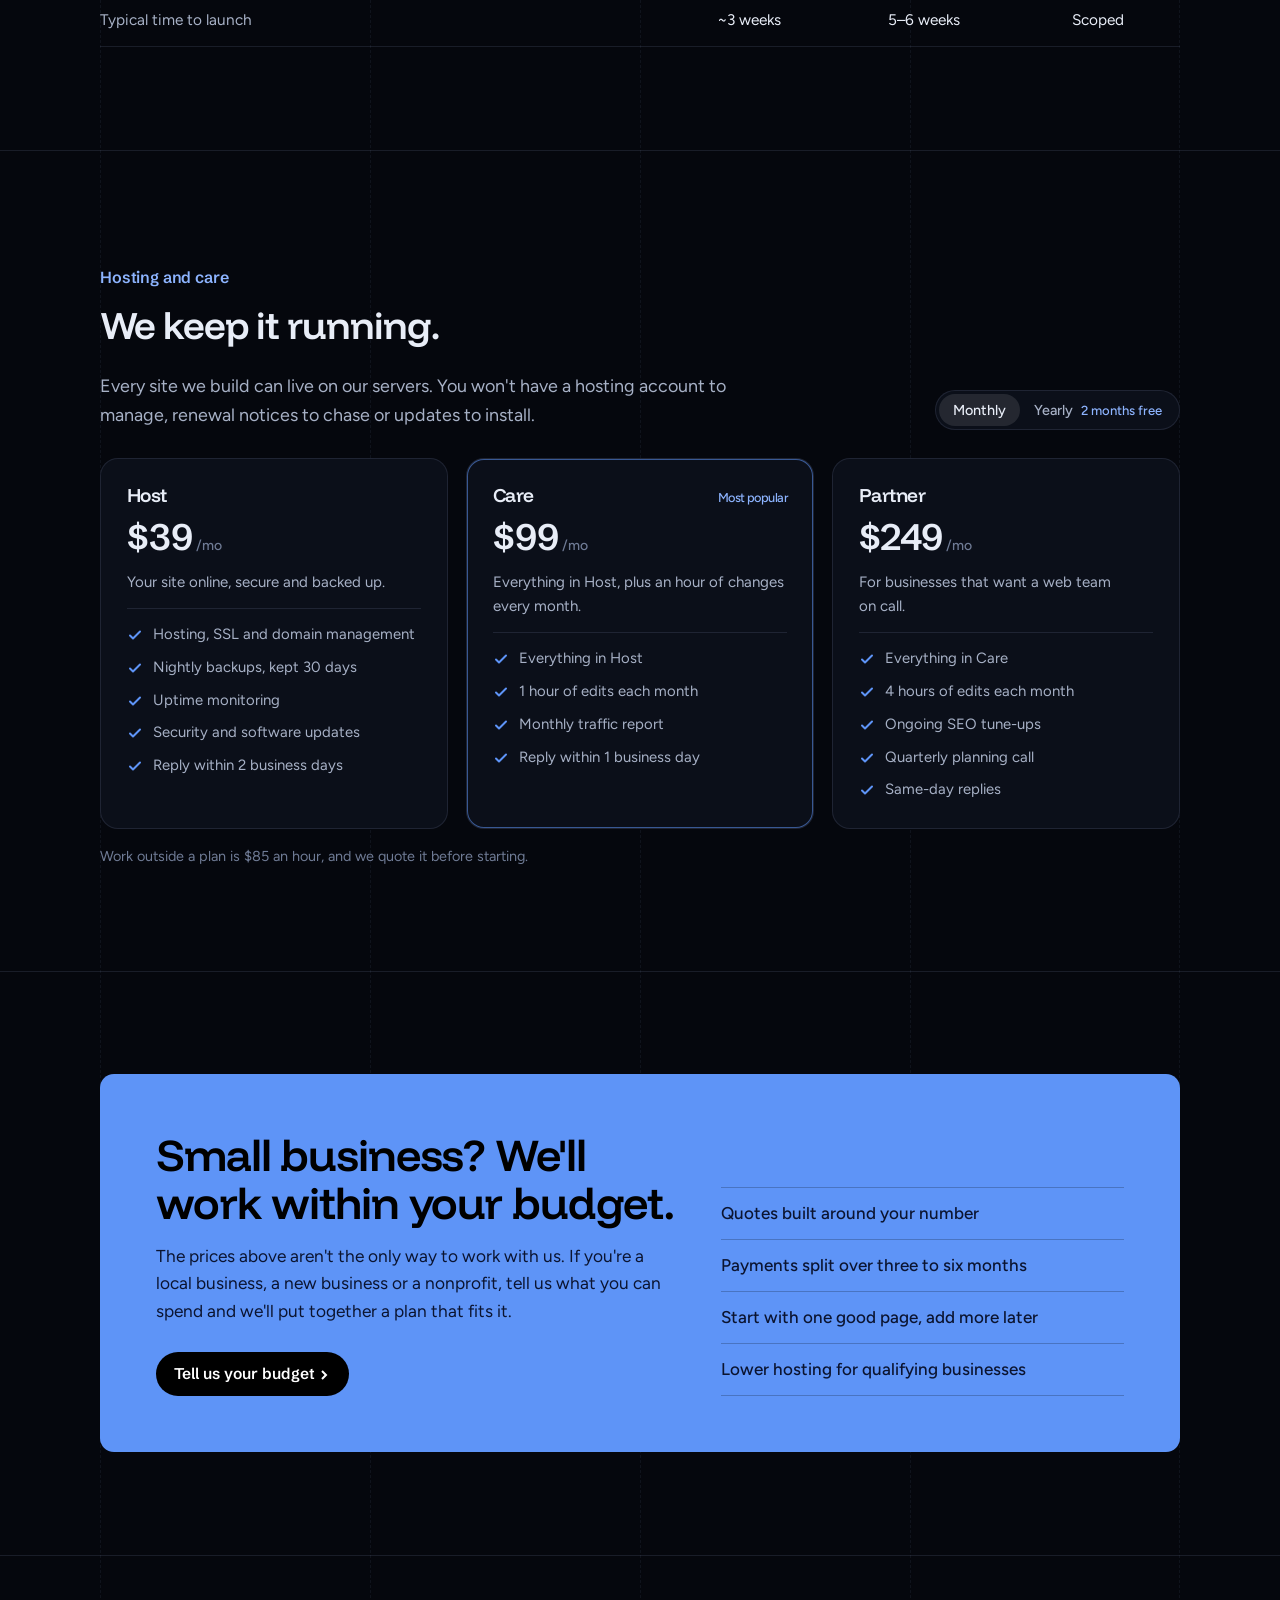
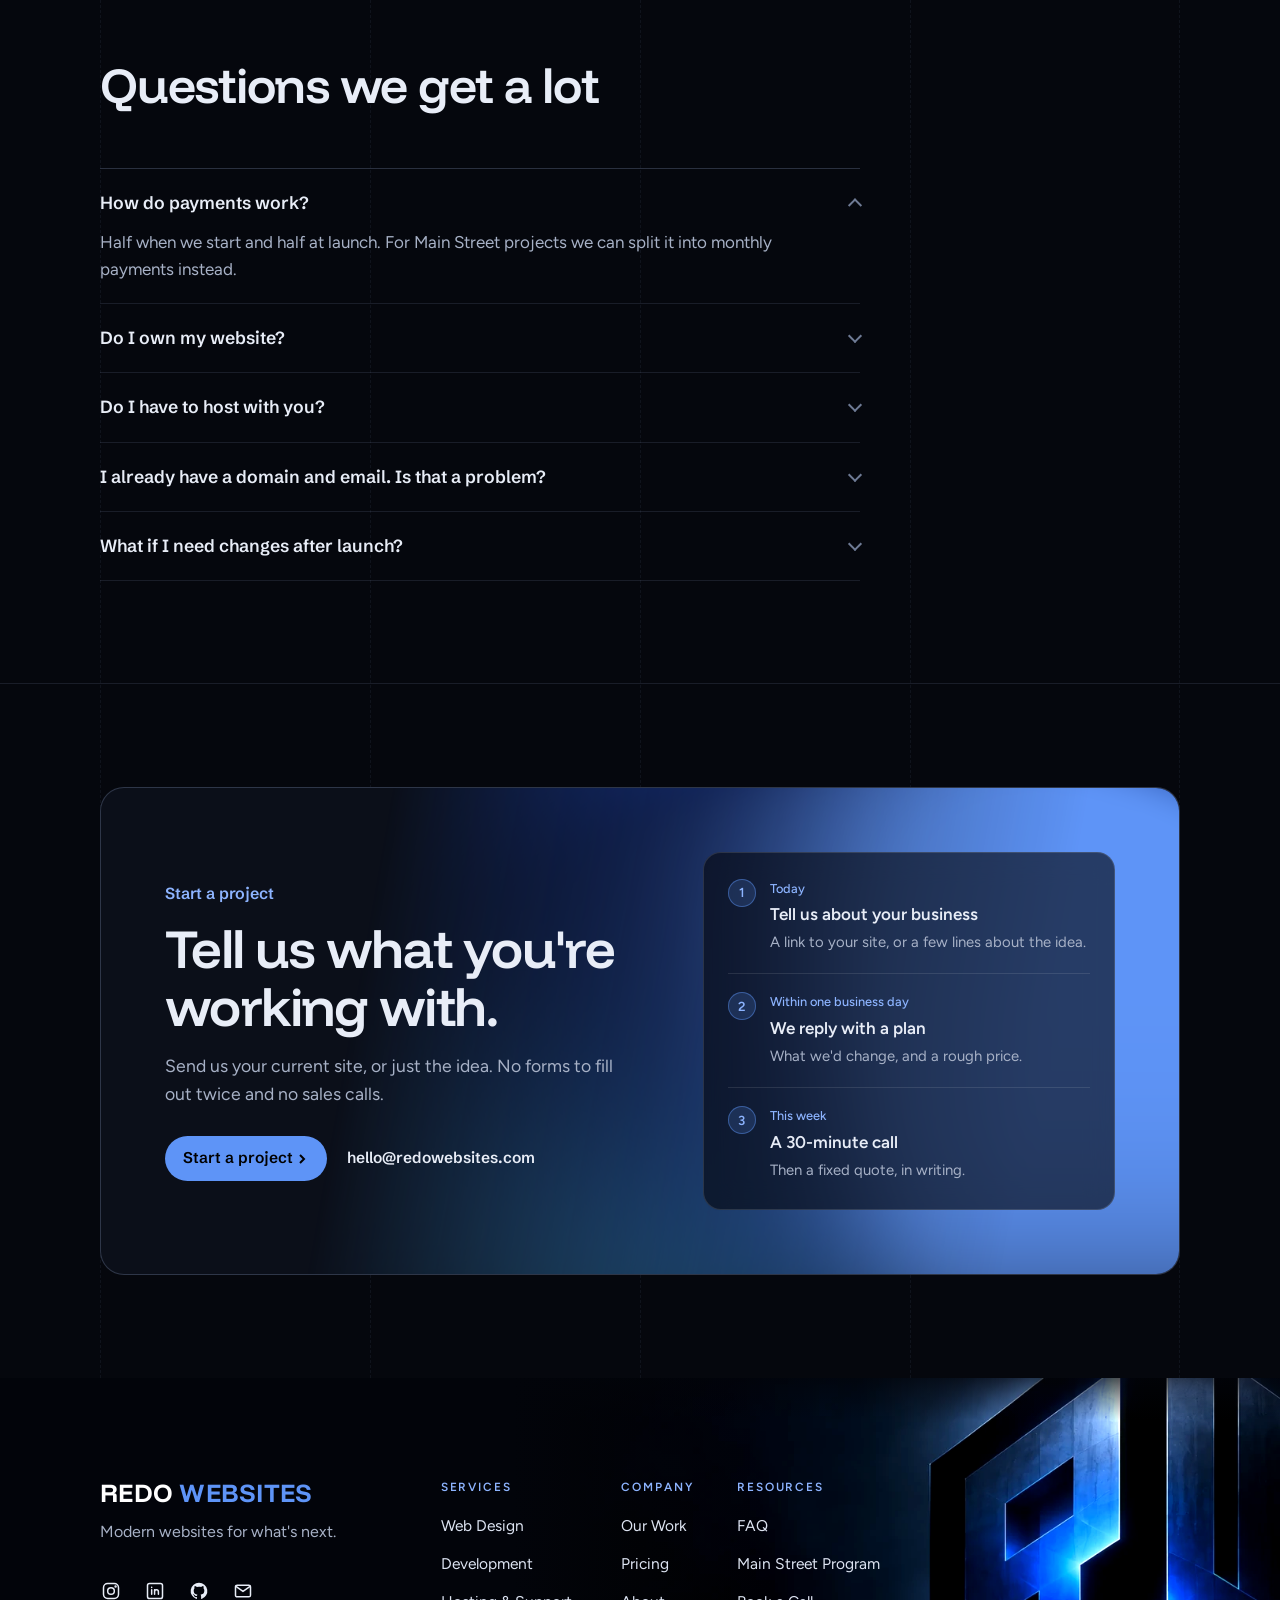
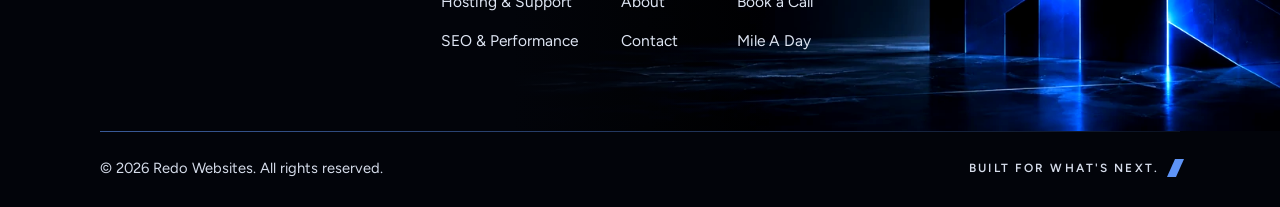
<file: site/pricing.html>
<!doctype html>
<html lang="en">
<head>
<meta charset="utf-8">
<meta name="viewport" content="width=device-width, initial-scale=1, viewport-fit=cover">
<title>Pricing · Redo Websites</title>
<meta name="description" content="Redo Websites designs, builds and hosts websites for small and growing businesses. Two people, start to finish.">
<meta name="theme-color" content="#05070D">
<link rel="icon" href="../assets/brand/rw-logo.svg" type="image/svg+xml">
<link rel="preconnect" href="https://fonts.googleapis.com">
<link rel="preconnect" href="https://fonts.gstatic.com" crossorigin>
<link rel="stylesheet" href="https://fonts.googleapis.com/css2?family=Figtree:wght@400;500;600&family=Funnel+Display:wght@500;600;700&family=JetBrains+Mono:wght@500&family=Schibsted+Grotesk:wght@500;600;700;800&display=swap">
<link rel="stylesheet" href="../assets/css/site.css">
</head>
<body id="top">

<header class="site-header">
  <div class="wrap nav">
    <a class="brand" href="index.html"><img src="../assets/brand/rw-logo.svg" alt="" width="30" height="33">Redo Websites</a>
    <nav class="nav-links" aria-label="Main">
      <a href="work.html">Work</a>
      <a href="pricing.html" aria-current="page">Pricing</a>
      <a href="contact.html">Contact</a>
    </nav>
    <div class="nav-cta">
      <a class="link" href="contact.html" style="margin-right:14px">Book a call<span class="harrow" aria-hidden="true"><svg viewBox="0 0 10 10"><path class="harrow__line" d="M0 5h7"/><path class="harrow__tip" d="M1 1l4 4-4 4"/></svg></span></a>
      <a class="btn" href="contact.html">Start a project<span class="harrow" aria-hidden="true"><svg viewBox="0 0 10 10"><path class="harrow__line" d="M0 5h7"/><path class="harrow__tip" d="M1 1l4 4-4 4"/></svg></span></a>
    </div>
    <button class="menu-btn" aria-label="Open menu" aria-expanded="false"><svg viewBox="0 0 24 24" fill="none" stroke="currentColor" stroke-width="2" stroke-linecap="round"><path d="M4 8h16M4 16h16"/></svg></button>
  </div>
</header>

<main>
  <div class="guides" aria-hidden="true"><div class="wrap"><span></span><span></span><span></span><span></span></div></div>
  <section class="page-head">
    <div class="page-head__bg" data-gradient-wrap aria-hidden="true"><canvas data-gradient></canvas></div>
    <div class="wrap page-head__grid">
      <div>
        <span class="kicker">Pricing</span>
        <h1>Clear prices, agreed up front.</h1>
        <p class="lede">Pay once to design and build your site, then add a monthly plan if you'd like us to host and look after it. Every quote is fixed and in writing before we start.</p>
        <div class="page-head__actions"><a class="btn" href="contact.html">Get a quote<span class="harrow" aria-hidden="true"><svg viewBox="0 0 10 10"><path class="harrow__line" d="M0 5h7"/><path class="harrow__tip" d="M1 1l4 4-4 4"/></svg></span></a><a class="link" href="#care">Hosting plans<span class="harrow" aria-hidden="true"><svg viewBox="0 0 10 10"><path class="harrow__line" d="M0 5h7"/><path class="harrow__tip" d="M1 1l4 4-4 4"/></svg></span></a></div>
      </div>
      <div class="facts reveal">
        <div><span>Website builds</span><b><small>from </small>$1,800</b></div>
        <div><span>Hosting and care</span><b><small>from </small>$39<small>/mo</small></b></div>
        <div><span>Small business budget?</span><b class="soft"><a href="#main-street" style="color:inherit">Main Street Program</a></b></div>
        <div><span>Payment</span><b class="soft">Half to start, half at launch</b></div>
      </div>
    </div>
  </section>

  <section class="section" id="build" style="padding-top:24px">
    <div class="wrap">
      <div class="tiers reveal">
        <article class="tier">
          <div class="tier__top"><h3>Launch</h3></div>
          <p class="tier__for">For new businesses, or anyone replacing an old site with something clean and fast.</p>
          <div class="tier__price"><b>$1,800</b><span>one time</span></div>
          <div class="tier__meta"><span>Up to 5 pages</span><span>About 3 weeks</span></div>
          <ul>
            <li><svg viewBox="0 0 16 16" fill="none" stroke="currentColor" stroke-width="2" stroke-linecap="round" stroke-linejoin="round" aria-hidden="true"><path d="M3 8.5l3 3 7-7"/></svg><span><b>Custom design</b> for every page</span></li>
            <li><svg viewBox="0 0 16 16" fill="none" stroke="currentColor" stroke-width="2" stroke-linecap="round" stroke-linejoin="round" aria-hidden="true"><path d="M3 8.5l3 3 7-7"/></svg><span>Contact form that emails you</span></li>
            <li><svg viewBox="0 0 16 16" fill="none" stroke="currentColor" stroke-width="2" stroke-linecap="round" stroke-linejoin="round" aria-hidden="true"><path d="M3 8.5l3 3 7-7"/></svg><span>Google Business Profile hooked up</span></li>
            <li><svg viewBox="0 0 16 16" fill="none" stroke="currentColor" stroke-width="2" stroke-linecap="round" stroke-linejoin="round" aria-hidden="true"><path d="M3 8.5l3 3 7-7"/></svg><span>Two rounds of design changes</span></li>
          </ul>
          <a class="btn btn--quiet" href="contact.html?plan=launch">Start with Launch<span class="harrow" aria-hidden="true"><svg viewBox="0 0 10 10"><path class="harrow__line" d="M0 5h7"/><path class="harrow__tip" d="M1 1l4 4-4 4"/></svg></span></a>
        </article>
        <article class="tier tier--featured">
          <div class="tier__top"><h3>Growth</h3><span class="tier__tag">Most popular</span></div>
          <p class="tier__for">For established businesses that want to update the site themselves and grow it over time.</p>
          <div class="tier__price"><b>$4,200</b><span>one time</span></div>
          <div class="tier__meta"><span>Up to 12 pages</span><span>5 to 6 weeks</span></div>
          <ul>
            <li><svg viewBox="0 0 16 16" fill="none" stroke="currentColor" stroke-width="2" stroke-linecap="round" stroke-linejoin="round" aria-hidden="true"><path d="M3 8.5l3 3 7-7"/></svg><span>Everything in Launch</span></li>
            <li><svg viewBox="0 0 16 16" fill="none" stroke="currentColor" stroke-width="2" stroke-linecap="round" stroke-linejoin="round" aria-hidden="true"><path d="M3 8.5l3 3 7-7"/></svg><span><b>Edit it yourself:</b> menus, events, posts and photos</span></li>
            <li><svg viewBox="0 0 16 16" fill="none" stroke="currentColor" stroke-width="2" stroke-linecap="round" stroke-linejoin="round" aria-hidden="true"><path d="M3 8.5l3 3 7-7"/></svg><span>Custom animation and interaction</span></li>
            <li><svg viewBox="0 0 16 16" fill="none" stroke="currentColor" stroke-width="2" stroke-linecap="round" stroke-linejoin="round" aria-hidden="true"><path d="M3 8.5l3 3 7-7"/></svg><span>Analytics with a short monthly report</span></li>
            <li><svg viewBox="0 0 16 16" fill="none" stroke="currentColor" stroke-width="2" stroke-linecap="round" stroke-linejoin="round" aria-hidden="true"><path d="M3 8.5l3 3 7-7"/></svg><span>Three rounds of design changes</span></li>
          </ul>
          <a class="btn" href="contact.html?plan=growth">Start with Growth<span class="harrow" aria-hidden="true"><svg viewBox="0 0 10 10"><path class="harrow__line" d="M0 5h7"/><path class="harrow__tip" d="M1 1l4 4-4 4"/></svg></span></a>
        </article>
        <article class="tier">
          <div class="tier__top"><h3>Custom</h3></div>
          <p class="tier__for">For online stores, booking, memberships, or anything that needs real back-end work.</p>
          <div class="tier__price"><span>from</span><b>$8,500</b></div>
          <div class="tier__meta"><span>Any size</span><span>Scoped together</span></div>
          <ul>
            <li><svg viewBox="0 0 16 16" fill="none" stroke="currentColor" stroke-width="2" stroke-linecap="round" stroke-linejoin="round" aria-hidden="true"><path d="M3 8.5l3 3 7-7"/></svg><span>Everything in Growth</span></li>
            <li><svg viewBox="0 0 16 16" fill="none" stroke="currentColor" stroke-width="2" stroke-linecap="round" stroke-linejoin="round" aria-hidden="true"><path d="M3 8.5l3 3 7-7"/></svg><span><b>Online ordering</b> with Stripe or Square</span></li>
            <li><svg viewBox="0 0 16 16" fill="none" stroke="currentColor" stroke-width="2" stroke-linecap="round" stroke-linejoin="round" aria-hidden="true"><path d="M3 8.5l3 3 7-7"/></svg><span>Bookings, accounts or memberships</span></li>
            <li><svg viewBox="0 0 16 16" fill="none" stroke="currentColor" stroke-width="2" stroke-linecap="round" stroke-linejoin="round" aria-hidden="true"><path d="M3 8.5l3 3 7-7"/></svg><span>Connects to your POS, CRM or email tool</span></li>
            <li><svg viewBox="0 0 16 16" fill="none" stroke="currentColor" stroke-width="2" stroke-linecap="round" stroke-linejoin="round" aria-hidden="true"><path d="M3 8.5l3 3 7-7"/></svg><span>We move everything over from your old site</span></li>
          </ul>
          <a class="btn btn--quiet" href="contact.html?plan=custom">Get a quote<span class="harrow" aria-hidden="true"><svg viewBox="0 0 10 10"><path class="harrow__line" d="M0 5h7"/><path class="harrow__tip" d="M1 1l4 4-4 4"/></svg></span></a>
        </article>
      </div>

      <div class="included reveal">
        <div class="included__head"><b>Every site includes</b><span style="color:var(--text-3);font-size:.9rem">No add-on fees for the basics</span></div>
        <div><svg viewBox="0 0 24 24" fill="none" stroke="currentColor" stroke-width="1.7" stroke-linecap="round" stroke-linejoin="round" aria-hidden="true"><path d="M12 20h9"/><path d="M16.5 3.5a2.1 2.1 0 013 3L7 19l-4 1 1-4z"/></svg><div><b>Designed from scratch</b><span>No themes or templates. Built around your brand.</span></div></div>
        <div><svg viewBox="0 0 24 24" fill="none" stroke="currentColor" stroke-width="1.7" stroke-linecap="round" stroke-linejoin="round" aria-hidden="true"><rect x="6" y="2.5" width="12" height="19" rx="2.5"/><path d="M11 18.5h2"/></svg><div><b>Mobile first</b><span>Most of your visitors are on a phone, so we start there.</span></div></div>
        <div><svg viewBox="0 0 24 24" fill="none" stroke="currentColor" stroke-width="1.7" stroke-linecap="round" stroke-linejoin="round" aria-hidden="true"><path d="M13 2.5L4.5 13.5H12l-1 8 8.5-11H12z"/></svg><div><b>Fast load times</b><span>Lighthouse scores of 90 or better before launch.</span></div></div>
        <div><svg viewBox="0 0 24 24" fill="none" stroke="currentColor" stroke-width="1.7" stroke-linecap="round" stroke-linejoin="round" aria-hidden="true"><rect x="4.5" y="10.5" width="15" height="10" rx="2"/><path d="M8 10.5V7.5a4 4 0 018 0v3"/></svg><div><b>SSL and domain setup</b><span>We connect your domain and keep the padlock on.</span></div></div>
        <div><svg viewBox="0 0 24 24" fill="none" stroke="currentColor" stroke-width="1.7" stroke-linecap="round" stroke-linejoin="round" aria-hidden="true"><circle cx="11" cy="11" r="6.5"/><path d="M20.5 20.5L16 16"/></svg><div><b>Search basics</b><span>Titles, descriptions, sitemap and your Google profile.</span></div></div>
        <div><svg viewBox="0 0 24 24" fill="none" stroke="currentColor" stroke-width="1.7" stroke-linecap="round" stroke-linejoin="round" aria-hidden="true"><circle cx="8" cy="15" r="4.5"/><path d="M11.2 11.8L20 3M17 6l2.5 2.5M14.5 8.5L16.5 10.5"/></svg><div><b>You own it</b><span>Your domain, content and code. Leave any time.</span></div></div>
      </div>

    </div>
  </section>

  <section class="section">
    <div class="wrap">
      <div class="intro reveal"><p class="kicker">Side by side</p><h2>Everything in each plan.</h2></div>
      <div class="compare-wrap reveal"><table class="compare">
          <thead><tr><th scope="col">Compare plans</th><th scope="col">Launch</th><th scope="col">Growth</th><th scope="col">Custom</th></tr></thead>
          <tbody>
            <tr class="group"><td colspan="4">Design</td></tr>
            <tr><td>Custom design for every page</td><td class="y" aria-label="Included">●</td><td class="y" aria-label="Included">●</td><td class="y" aria-label="Included">●</td></tr>
            <tr><td>Pages</td><td>Up to 5</td><td>Up to 12</td><td>Any</td></tr>
            <tr><td>Rounds of design changes</td><td>2</td><td>3</td><td>Scoped</td></tr>
            <tr><td>Custom animation and interaction</td><td class="n" aria-label="Not included">–</td><td class="y" aria-label="Included">●</td><td class="y" aria-label="Included">●</td></tr>
            <tr class="group"><td colspan="4">Build</td></tr>
            <tr><td>Mobile-first, fast-loading code</td><td class="y" aria-label="Included">●</td><td class="y" aria-label="Included">●</td><td class="y" aria-label="Included">●</td></tr>
            <tr><td>Contact form to your inbox</td><td class="y" aria-label="Included">●</td><td class="y" aria-label="Included">●</td><td class="y" aria-label="Included">●</td></tr>
            <tr><td>Edit menus, events and posts yourself</td><td class="n" aria-label="Not included">–</td><td class="y" aria-label="Included">●</td><td class="y" aria-label="Included">●</td></tr>
            <tr><td>Online ordering or checkout</td><td class="n" aria-label="Not included">–</td><td class="n" aria-label="Not included">–</td><td class="y" aria-label="Included">●</td></tr>
            <tr><td>Bookings, accounts or memberships</td><td class="n" aria-label="Not included">–</td><td class="n" aria-label="Not included">–</td><td class="y" aria-label="Included">●</td></tr>
            <tr><td>Connections to your POS, CRM or email tool</td><td class="n" aria-label="Not included">–</td><td class="n" aria-label="Not included">–</td><td class="y" aria-label="Included">●</td></tr>
            <tr class="group"><td colspan="4">Launch</td></tr>
            <tr><td>Domain, SSL and email setup</td><td class="y" aria-label="Included">●</td><td class="y" aria-label="Included">●</td><td class="y" aria-label="Included">●</td></tr>
            <tr><td>Page titles, descriptions and sitemap</td><td class="y" aria-label="Included">●</td><td class="y" aria-label="Included">●</td><td class="y" aria-label="Included">●</td></tr>
            <tr><td>Google Business Profile</td><td class="y" aria-label="Included">●</td><td class="y" aria-label="Included">●</td><td class="y" aria-label="Included">●</td></tr>
            <tr><td>Analytics dashboard</td><td class="y" aria-label="Included">●</td><td class="y" aria-label="Included">●</td><td class="y" aria-label="Included">●</td></tr>
            <tr><td>Monthly analytics report</td><td class="n" aria-label="Not included">–</td><td class="y" aria-label="Included">●</td><td class="y" aria-label="Included">●</td></tr>
            <tr><td>Content moved over from your old site</td><td class="n" aria-label="Not included">–</td><td class="n" aria-label="Not included">–</td><td class="y" aria-label="Included">●</td></tr>
            <tr><td>30-minute walkthrough</td><td class="y" aria-label="Included">●</td><td class="y" aria-label="Included">●</td><td class="y" aria-label="Included">●</td></tr>
            <tr class="group"><td colspan="4">Timeline</td></tr>
            <tr><td>Typical time to launch</td><td>~3 weeks</td><td>5–6 weeks</td><td>Scoped</td></tr>
          </tbody>
        </table></div>
    </div>
  </section>

  <section class="section" id="care">
    <div class="wrap">
      <div class="care-head" style="margin-top:0">
        <div class="intro" style="margin-bottom:0">
          <p class="kicker">Hosting and care</p>
          <h2>We keep it running.</h2>
          <p>Every site we build can live on our servers. You won't have a hosting account to manage, renewal notices to chase or updates to install.</p>
        </div>
        <div class="toggle" data-billing role="group" aria-label="Billing period">
          <button type="button" data-mode="monthly" aria-pressed="true">Monthly</button>
          <button type="button" data-mode="yearly" aria-pressed="false">Yearly <em>2 months free</em></button>
        </div>
      </div>
      <div class="care-cards reveal"><article class="care-card">
          <h3>Host</h3>
          <div class="amt"><span data-monthly="39">$39</span><span data-billing-label>/mo</span></div>
          <p>Your site online, secure and backed up.</p>
          <ul><li><svg viewBox="0 0 16 16" fill="none" stroke="currentColor" stroke-width="2" stroke-linecap="round" stroke-linejoin="round" aria-hidden="true"><path d="M3 8.5l3 3 7-7"/></svg><span>Hosting, SSL and domain management</span></li><li><svg viewBox="0 0 16 16" fill="none" stroke="currentColor" stroke-width="2" stroke-linecap="round" stroke-linejoin="round" aria-hidden="true"><path d="M3 8.5l3 3 7-7"/></svg><span>Nightly backups, kept 30 days</span></li><li><svg viewBox="0 0 16 16" fill="none" stroke="currentColor" stroke-width="2" stroke-linecap="round" stroke-linejoin="round" aria-hidden="true"><path d="M3 8.5l3 3 7-7"/></svg><span>Uptime monitoring</span></li><li><svg viewBox="0 0 16 16" fill="none" stroke="currentColor" stroke-width="2" stroke-linecap="round" stroke-linejoin="round" aria-hidden="true"><path d="M3 8.5l3 3 7-7"/></svg><span>Security and software updates</span></li><li><svg viewBox="0 0 16 16" fill="none" stroke="currentColor" stroke-width="2" stroke-linecap="round" stroke-linejoin="round" aria-hidden="true"><path d="M3 8.5l3 3 7-7"/></svg><span>Reply within 2 business days</span></li></ul>
        </article><article class="care-card care-card--featured">
          <h3>Care <small>Most popular</small></h3>
          <div class="amt"><span data-monthly="99">$99</span><span data-billing-label>/mo</span></div>
          <p>Everything in Host, plus an hour of changes every month.</p>
          <ul><li><svg viewBox="0 0 16 16" fill="none" stroke="currentColor" stroke-width="2" stroke-linecap="round" stroke-linejoin="round" aria-hidden="true"><path d="M3 8.5l3 3 7-7"/></svg><span>Everything in Host</span></li><li><svg viewBox="0 0 16 16" fill="none" stroke="currentColor" stroke-width="2" stroke-linecap="round" stroke-linejoin="round" aria-hidden="true"><path d="M3 8.5l3 3 7-7"/></svg><span>1 hour of edits each month</span></li><li><svg viewBox="0 0 16 16" fill="none" stroke="currentColor" stroke-width="2" stroke-linecap="round" stroke-linejoin="round" aria-hidden="true"><path d="M3 8.5l3 3 7-7"/></svg><span>Monthly traffic report</span></li><li><svg viewBox="0 0 16 16" fill="none" stroke="currentColor" stroke-width="2" stroke-linecap="round" stroke-linejoin="round" aria-hidden="true"><path d="M3 8.5l3 3 7-7"/></svg><span>Reply within 1 business day</span></li></ul>
        </article><article class="care-card">
          <h3>Partner</h3>
          <div class="amt"><span data-monthly="249">$249</span><span data-billing-label>/mo</span></div>
          <p>For businesses that want a web team on call.</p>
          <ul><li><svg viewBox="0 0 16 16" fill="none" stroke="currentColor" stroke-width="2" stroke-linecap="round" stroke-linejoin="round" aria-hidden="true"><path d="M3 8.5l3 3 7-7"/></svg><span>Everything in Care</span></li><li><svg viewBox="0 0 16 16" fill="none" stroke="currentColor" stroke-width="2" stroke-linecap="round" stroke-linejoin="round" aria-hidden="true"><path d="M3 8.5l3 3 7-7"/></svg><span>4 hours of edits each month</span></li><li><svg viewBox="0 0 16 16" fill="none" stroke="currentColor" stroke-width="2" stroke-linecap="round" stroke-linejoin="round" aria-hidden="true"><path d="M3 8.5l3 3 7-7"/></svg><span>Ongoing SEO tune-ups</span></li><li><svg viewBox="0 0 16 16" fill="none" stroke="currentColor" stroke-width="2" stroke-linecap="round" stroke-linejoin="round" aria-hidden="true"><path d="M3 8.5l3 3 7-7"/></svg><span>Quarterly planning call</span></li><li><svg viewBox="0 0 16 16" fill="none" stroke="currentColor" stroke-width="2" stroke-linecap="round" stroke-linejoin="round" aria-hidden="true"><path d="M3 8.5l3 3 7-7"/></svg><span>Same-day replies</span></li></ul>
        </article></div>
      <p class="footnote">Work outside a plan is $85 an hour, and we quote it before starting.</p>
    </div>
  </section>

  <section class="section" id="main-street">
    <div class="wrap">
      <div class="mainstreet reveal">
        <div>
          <h2>Small business? We'll work within your budget.</h2>
          <p>The prices above aren't the only way to work with us. If you're a local business, a new business or a nonprofit, tell us what you can spend and we'll put together a plan that fits it.</p>
          <a class="btn" href="contact.html?budget=small-business">Tell us your budget<span class="harrow" aria-hidden="true"><svg viewBox="0 0 10 10"><path class="harrow__line" d="M0 5h7"/><path class="harrow__tip" d="M1 1l4 4-4 4"/></svg></span></a>
        </div>
        <ul>
          <li>Quotes built around your number</li>
          <li>Payments split over three to six months</li>
          <li>Start with one good page, add more later</li>
          <li>Lower hosting for qualifying businesses</li>
        </ul>
      </div>
    </div>
  </section>

  <section class="section" id="faq">
    <div class="wrap">
      <div class="intro"><h2>Questions we get a lot</h2></div>
      <div class="faq">
        <details open><summary>How do payments work?</summary><p>Half when we start and half at launch. For Main Street projects we can split it into monthly payments instead.</p></details>
        <details><summary>Do I own my website?</summary><p>Yes. The domain, the content and the code are yours. If you ever want to move, we'll hand everything over.</p></details>
        <details><summary>Do I have to host with you?</summary><p>No. Most clients do because it's one less account to manage, but we're happy to deploy your site wherever you'd like.</p></details>
        <details><summary>I already have a domain and email. Is that a problem?</summary><p>Not at all. Dave will connect your existing domain and keep your email working through the switch.</p></details>
        <details><summary>What if I need changes after launch?</summary><p>Care and Partner plans include edit time every month. Without a plan, small changes are billed hourly and we quote them first.</p></details>
      </div>
    </div>
  </section>

  <section class="closing">
    <div class="wrap">
      <div class="cta-panel reveal">
        <div class="cta-panel__bg" data-gradient-wrap aria-hidden="true"><canvas data-gradient></canvas></div>
        <div class="cta-panel__copy">
          <p class="kicker">Start a project</p>
          <h2 style="margin-top:12px">Tell us what you're working with.</h2>
          <p>Send us your current site, or just the idea. No forms to fill out twice and no sales calls.</p>
          <div class="hero__actions">
            <a class="btn" href="contact.html">Start a project<span class="harrow" aria-hidden="true"><svg viewBox="0 0 10 10"><path class="harrow__line" d="M0 5h7"/><path class="harrow__tip" d="M1 1l4 4-4 4"/></svg></span></a>
            <a class="link" href="contact.html">hello@redowebsites.com</a>
          </div>
        </div>
        <ol class="cta-steps">
          <li><span class="n">1</span><div><small>Today</small><b>Tell us about your business</b><span>A link to your site, or a few lines about the idea.</span></div></li>
          <li><span class="n">2</span><div><small>Within one business day</small><b>We reply with a plan</b><span>What we'd change, and a rough price.</span></div></li>
          <li><span class="n">3</span><div><small>This week</small><b>A 30-minute call</b><span>Then a fixed quote, in writing.</span></div></li>
        </ol>
      </div>
    </div>
  </section>

</main>

<footer class="footer">
  <div class="footer__stage" aria-hidden="true">
    <div class="footer__art">
      <img src="../assets/brand/footer-art.webp" srcset="../assets/brand/footer-art-1200.webp 1200w, ../assets/brand/footer-art.webp 2000w" sizes="(max-width: 899px) 900px, 60vw" alt="" loading="lazy" width="2000" height="745">
      <div class="footer__seam footer__seam--r"></div>
      <div class="footer__seam footer__seam--w"></div>
    </div>
  </div>
  <div class="wrap footer__inner">
    <div class="footer__main">
      <div class="footer__brand">
        <a class="footer__word" href="index.html">Redo <span>Websites</span></a>
        <p>Modern websites for what's next.</p>
        <div class="socials">
          <a href="https://instagram.com/robwizzie" target="_blank" rel="noopener" aria-label="Instagram"><svg viewBox="0 0 24 24" fill="none" stroke="currentColor" stroke-width="1.8" stroke-linecap="round" stroke-linejoin="round"><rect x="3" y="3" width="18" height="18" rx="5"/><circle cx="12" cy="12" r="4"/><circle cx="17.5" cy="6.5" r=".6" fill="currentColor"/></svg></a>
          <a href="https://www.linkedin.com/in/rob-wiscount-275a2218a/" target="_blank" rel="noopener" aria-label="LinkedIn"><svg viewBox="0 0 24 24" fill="none" stroke="currentColor" stroke-width="1.8" stroke-linecap="round" stroke-linejoin="round"><rect x="3" y="3" width="18" height="18" rx="2.5"/><path d="M8 10.5V16M8 7.6v.1M11.5 16v-3.2a2.3 2.3 0 014.6 0V16M11.5 10.5V16"/></svg></a>
          <a href="https://github.com/robwizzie" target="_blank" rel="noopener" aria-label="GitHub"><svg viewBox="0 0 24 24" fill="currentColor"><path d="M12 2a10 10 0 00-3.16 19.49c.5.09.68-.22.68-.48v-1.7c-2.78.6-3.37-1.34-3.37-1.34-.45-1.16-1.1-1.47-1.1-1.47-.9-.62.07-.6.07-.6 1 .07 1.53 1.03 1.53 1.03.9 1.52 2.34 1.08 2.91.83.09-.65.35-1.09.63-1.34-2.22-.25-4.55-1.11-4.55-4.94 0-1.09.39-1.98 1.03-2.68-.1-.25-.45-1.27.1-2.64 0 0 .84-.27 2.75 1.02A9.6 9.6 0 0112 6.84c.85 0 1.71.11 2.51.34 1.91-1.3 2.75-1.02 2.75-1.02.55 1.37.2 2.39.1 2.64.64.7 1.03 1.59 1.03 2.68 0 3.84-2.34 4.68-4.57 4.93.36.31.68.92.68 1.85v2.74c0 .27.18.58.69.48A10 10 0 0012 2z"/></svg></a>
          <a href="contact.html" aria-label="Email us"><svg viewBox="0 0 24 24" fill="none" stroke="currentColor" stroke-width="1.8" stroke-linecap="round" stroke-linejoin="round"><rect x="3" y="5" width="18" height="14" rx="2"/><path d="M3.5 6.5l8.5 6 8.5-6"/></svg></a>
        </div>
      </div>
      <div><h4>Services</h4><ul><li><a href="pricing.html#build">Web Design</a></li><li><a href="pricing.html#build">Development</a></li><li><a href="pricing.html#care">Hosting &amp; Support</a></li><li><a href="index.html#launch">SEO &amp; Performance</a></li></ul></div>
      <div><h4>Company</h4><ul><li><a href="work.html">Our Work</a></li><li><a href="pricing.html">Pricing</a></li><li><a href="index.html#team">About</a></li><li><a href="contact.html">Contact</a></li></ul></div>
      <div><h4>Resources</h4><ul><li><a href="pricing.html#faq">FAQ</a></li><li><a href="pricing.html#main-street">Main Street Program</a></li><li><a href="contact.html">Book a Call</a></li><li><a href="https://mileaday.run" target="_blank" rel="noopener">Mile A Day</a></li></ul></div>
    </div>
  </div>
  <div class="footer__base"><div class="wrap"><span>© <span data-year>2026</span> Redo Websites<span class="rights">. All rights reserved.</span></span><span class="footer__tag">Built for what's next. <i aria-hidden="true"></i></span></div></div>
</footer>

<script src="../assets/js/gradient.js"></script>
<script src="../assets/js/site.js"></script>
</body>
</html>
</file>
<file: assets/css/site.css>
/* Redo Websites · Signal (dark)
   The logo's black as the page, its blue as light. A Stripe-style WebGL
   gradient sits in skewed bands; everything else is quiet: hairlines,
   faint column guides, medium-weight type, very few boxes. */
:root {
  --bg: #05070D;
  --bg-raised: #0B0F19;
  --bg-sunk: #03040A;
  --line: rgba(160, 180, 220, 0.13);
  --line-strong: rgba(160, 180, 220, 0.24);
  --text: #E8EDF7;
  --text-2: #A7B1C6;
  --text-3: #6F7B95;
  --blue: #5E94F7;          /* logo blue, sampled from the mark */
  --blue-text: #8DB4FF;     /* link blue with enough contrast on --bg */
  --black: #000000;

  --gradient-1: #0A1F66;
  --gradient-2: #1F5BFF;
  --gradient-3: #5E94F7;
  --gradient-4: #47B5FF;

  --font-title: "Funnel Display", "Schibsted Grotesk", "Helvetica Neue", Arial, sans-serif;
  --font-display: "Schibsted Grotesk", "Helvetica Neue", Arial, sans-serif;
  --font-body: "Figtree", "Segoe UI", system-ui, sans-serif;
  --font-mono: "JetBrains Mono", ui-monospace, "SFMono-Regular", Menlo, monospace;

  --well: 1080px;
  --ease: cubic-bezier(0.22, 1, 0.36, 1);
  color-scheme: dark;
}

*, *::before, *::after { box-sizing: border-box; }
[hidden] { display: none !important; }
html { -webkit-text-size-adjust: 100%; }
body {
  margin: 0;
  background: var(--bg);
  color: var(--text);
  font-family: var(--font-body);
  font-size: 1.0625rem;
  line-height: 1.6;
  -webkit-font-smoothing: antialiased;
  overflow-x: hidden;
}
img, svg { max-width: 100%; display: block; }
a { color: var(--blue-text); text-decoration: none; }
:focus-visible { outline: 2px solid var(--blue); outline-offset: 3px; border-radius: 4px; }
h1, h2, h3, h4 { font-family: var(--font-title); font-weight: 600; line-height: 1.08; letter-spacing: -0.03em; margin: 0; text-wrap: balance; }
p { margin: 0; text-wrap: pretty; }
.sr-only { position: absolute; width: 1px; height: 1px; overflow: hidden; clip: rect(0 0 0 0); white-space: nowrap; }

.wrap {
  width: 100%;
  max-width: calc(var(--well) + 48px);
  margin-inline: auto;
  padding-left: max(24px, env(safe-area-inset-left, 0px));
  padding-right: max(24px, env(safe-area-inset-right, 0px));
}
@media (max-width: 480px) { .wrap { padding-left: max(18px, env(safe-area-inset-left, 0px)); padding-right: max(18px, env(safe-area-inset-right, 0px)); } }

/* Column guides, the faint vertical lines Stripe runs behind its pages */
.guides { position: absolute; inset: 0; pointer-events: none; z-index: 0; }
.guides .wrap { height: 100%; display: grid; grid-template-columns: repeat(4, 1fr); }
.guides span { border-left: 1px dashed rgba(160, 180, 220, 0.07); }
.guides span:last-child { border-right: 1px dashed rgba(160, 180, 220, 0.07); }
@media (max-width: 760px) { .guides span:nth-child(2), .guides span:nth-child(3) { border-left: 0; } }
main { position: relative; }
main > section { position: relative; z-index: 1; }

/* ---------- Hover arrow (Stripe's chevron that grows a tail) ---------- */
.harrow { display: inline-block; width: 10px; height: 10px; margin-left: 6px; position: relative; top: 0.5px; }
.harrow svg { overflow: visible; fill: none; stroke: currentColor; stroke-width: 2; }
.harrow__line { opacity: 0; transition: opacity .15s var(--ease); }
.harrow__tip { transition: transform .15s var(--ease); }
a:hover .harrow__line, button:hover .harrow__line { opacity: 1; }
a:hover .harrow__tip, button:hover .harrow__tip { transform: translateX(3px); }

/* ---------- Buttons and links ---------- */
.btn {
  display: inline-flex; align-items: center;
  padding: 10px 18px;
  border-radius: 999px;
  background: var(--blue);
  color: var(--black);
  font-family: var(--font-display);
  font-weight: 600;
  font-size: 0.97rem;
  border: 0;
  cursor: pointer;
  white-space: nowrap;
  transition: background .2s;
}
.btn:hover { background: #79A8FA; }
.btn--quiet { background: rgba(255, 255, 255, 0.08); color: var(--text); }
.btn--quiet:hover { background: rgba(255, 255, 255, 0.14); }
.link { display: inline-flex; align-items: center; color: var(--text); font-family: var(--font-display); font-weight: 600; font-size: .97rem; }
.link:hover { color: #fff; }

/* ---------- Header ---------- */
body::before { content: ""; position: fixed; inset: 0 0 auto; height: env(safe-area-inset-top, 0px); z-index: 60; background: var(--bg); }
.site-header { position: sticky; top: env(safe-area-inset-top, 0px); z-index: 50; transition: background .3s, box-shadow .3s; }
.site-header.is-stuck { background: rgba(5, 7, 13, 0.78); backdrop-filter: saturate(1.3) blur(14px); -webkit-backdrop-filter: saturate(1.3) blur(14px); box-shadow: 0 1px 0 var(--line); }
.nav { display: flex; align-items: center; gap: 28px; height: 68px; }
.brand { white-space: nowrap; display: inline-flex; align-items: center; gap: 10px; color: var(--text); font-family: var(--font-title); font-weight: 600; font-size: 1.06rem; letter-spacing: -0.02em; }
.brand img { width: 30px; height: auto; }
.nav-links { display: flex; gap: 4px; margin-left: 8px; }
.nav-links a { color: var(--text); opacity: .82; font-weight: 500; padding: 6px 12px; border-radius: 6px; font-size: .95rem; transition: opacity .15s, background .15s; }
.nav-links a:hover { opacity: 1; background: rgba(255, 255, 255, 0.06); }
.nav-links a[aria-current="page"] { opacity: 1; }
.nav-cta { margin-left: auto; display: flex; gap: 6px; align-items: center; }
.menu-btn { display: none; background: none; border: 0; padding: 8px; cursor: pointer; color: var(--text); }
.menu-btn svg { width: 24px; height: 24px; }
@media (max-width: 820px) {
  .nav-links, .nav-cta .link { display: none; }
  .menu-btn { display: block; }
  .site-header.menu-open .nav-links {
    display: flex; flex-direction: column; position: absolute; top: 64px; left: 12px; right: 12px; margin: 0;
    background: var(--bg-raised); border: 1px solid var(--line); border-radius: 12px; padding: 8px;
    box-shadow: 0 24px 48px rgba(0, 0, 0, .5);
  }
  .site-header.menu-open .nav-links a { padding: 12px 14px; font-size: 1.05rem; }
}
@media (max-width: 520px) { .nav { gap: 10px; } .nav-cta .btn { padding: 8px 14px; font-size: .9rem; } .brand { font-size: 1rem; } .menu-btn { flex: none; padding: 6px; } }
@media (max-width: 350px) { .brand { font-size: 0; gap: 0; } }

/* ---------- Hero ---------- */
.hero { position: relative; isolation: isolate; padding-block: 56px 40px; }
.hero .gband { top: -400px; height: 1120px; }
.hero__grid { display: grid; grid-template-columns: minmax(0, 0.95fr) minmax(0, 1.05fr); gap: 56px; align-items: center; }
.hero__copy { display: grid; gap: 24px; padding-top: 40px; min-width: 0; }
.hero h1 { font-size: clamp(2.7rem, 1.6rem + 4vw, 5rem); letter-spacing: -0.03em; line-height: 0.98; font-weight: 600; }
.hero .sub { font-size: clamp(1.08rem, 1rem + .3vw, 1.22rem); color: #C9D2E4; max-width: 34em; }
.hero__actions { display: flex; flex-wrap: wrap; gap: 20px; align-items: center; }
.hero__fine { font-size: .9rem; color: var(--text-2); font-variant-numeric: tabular-nums; }
.hero__fine b { color: var(--text); font-weight: 600; }
@media (max-width: 960px) {
  .hero__grid { grid-template-columns: minmax(0, 1fr); gap: 48px; }
  .hero .gband { top: -560px; height: 1120px; }
  .hero__copy { padding-top: 16px; }
}

/* ---------- Before/after slider ---------- */
.revamp { position: relative; min-width: 0; perspective: 1600px; }
.revamp__tilt { transform: rotateY(-9deg) rotateX(4deg) rotateZ(0.5deg); transform-style: preserve-3d; transition: transform .8s var(--ease); }
.revamp:hover .revamp__tilt, .revamp:focus-within .revamp__tilt { transform: none; }
@media (max-width: 960px) { .revamp__tilt { transform: none; } }
.revamp__frame {
  position: relative; border-radius: 10px; overflow: hidden; background: #fff;
  box-shadow: 0 50px 100px -20px rgba(0, 0, 0, .7), 0 30px 60px -30px rgba(10, 26, 74, .9), 0 0 0 1px rgba(255, 255, 255, .08);
  aspect-ratio: 16 / 11; max-width: 100%;
  container-type: inline-size;
  user-select: none; touch-action: pan-y;
}
.revamp__chrome { position: absolute; inset: 0 0 auto 0; height: 7cqw; max-height: 32px; background: #E9EDF3; display: flex; align-items: center; gap: 1.2cqw; padding-inline: 2.4cqw; z-index: 3; border-bottom: 1px solid #D6DCE6; }
.revamp__chrome i { width: 1.5cqw; height: 1.5cqw; max-width: 10px; max-height: 10px; border-radius: 50%; background: #C7CFDC; display: block; }
.revamp__chrome span { margin-left: 2cqw; flex: 1; height: 3.6cqw; max-height: 18px; background: #fff; border-radius: 4px; font: 500 min(1.9cqw, 11px)/1 var(--font-mono); color: #7A859C; display: flex; align-items: center; padding-left: 1.6cqw; }
.revamp__layer { position: absolute; inset: min(7cqw, 32px) 0 0 0; overflow: hidden; }
.revamp__after { clip-path: inset(0 0 0 var(--pos, 50%)); }
.revamp__handle { position: absolute; top: min(7cqw, 32px); bottom: 0; left: var(--pos, 50%); width: 0; z-index: 4; pointer-events: none; }
.revamp__handle::before { content: ""; position: absolute; inset: 0 -1px; background: #fff; box-shadow: 0 0 0 1px rgba(10, 18, 33, .2); }
.revamp__knob { position: absolute; top: 50%; left: 0; transform: translate(-50%, -50%); width: 40px; height: 40px; border-radius: 50%; background: #0A1221; color: #fff; display: grid; place-items: center; box-shadow: 0 6px 18px rgba(0,0,0,.4); }
.revamp__range { position: absolute; inset: 0; width: 100%; height: 100%; opacity: 0; cursor: ew-resize; z-index: 5; margin: 0; }
.revamp__range:focus-visible + .revamp__handle .revamp__knob { outline: 2px solid var(--blue); outline-offset: 3px; }
.revamp__caption { margin-top: 18px; font-size: .88rem; color: var(--text-2); display: flex; justify-content: space-between; gap: 12px; }
.revamp__caption span:last-child { color: var(--text-3); }

/* Mock: the old site (deliberately dated) */
.old { position: absolute; inset: 0; font-size: 2.2cqw; background: #FFFFCC repeating-linear-gradient(45deg, rgba(255, 153, 0, .07) 0 6px, transparent 6px 12px); font-family: "Comic Sans MS", "Comic Neue", "Chalkboard SE", cursive; color: #000; padding: 1.4em; }
.old__title { text-align: center; color: #CC0000; font-size: 2.3em; font-weight: bold; text-shadow: 2px 2px 0 #FFCC00; font-family: "Times New Roman", Times, serif; font-style: italic; }
.old__marquee { background: #000080; color: #FFFF00; font-family: "Courier New", monospace; font-size: .85em; padding: .3em; margin: .6em 0; white-space: nowrap; overflow: hidden; }
.old__marquee span { display: inline-block; animation: old-marquee 9s linear infinite; }
@keyframes old-marquee { from { transform: translateX(100%); } to { transform: translateX(-100%); } }
.old__cols { display: grid; grid-template-columns: 9em 1fr; gap: .8em; }
.old__nav { border: 3px ridge #999; background: #C0C0C0; padding: .4em; display: grid; gap: .25em; font-family: "Times New Roman", serif; }
.old__nav u { color: #0000EE; }
.old__img { border: 3px outset #ddd; background: #ccc; height: 7.5em; display: grid; place-items: center; color: #666; font-family: Arial, sans-serif; font-size: .8em; }
.old__body { font-family: "Times New Roman", serif; display: grid; gap: .5em; }
.old__counter { margin-top: .8em; font-family: "Courier New", monospace; font-size: .8em; text-align: center; }
.old__counter b { background: #000; color: #0f0; padding: 0 .3em; letter-spacing: .15em; }

/* Mock: the revamped site */
.new { position: absolute; inset: 0; font-size: 2cqw; background: #FFF9F2; color: #2A1A0E; font-family: var(--font-body); }
.new__nav { display: flex; align-items: center; justify-content: space-between; padding: 1.1em 1.8em; font-size: .95em; }
.new__logo { font-family: var(--font-display); font-weight: 800; letter-spacing: -.03em; font-size: 1.15em; }
.new__links { display: flex; gap: 1.4em; color: #7A5C44; }
.new__pill { background: #2A1A0E; color: #FFF9F2; padding: .45em 1em; border-radius: 99px; font-weight: 600; }
.new__hero { display: grid; grid-template-columns: 1.1fr 1fr; gap: 1.6em; padding: .8em 1.8em 0; align-items: center; }
.new__hero h4 { font-family: var(--font-display); font-size: 2.5em; line-height: 1; letter-spacing: -.04em; font-weight: 800; color: #2A1A0E; }
.new__hero p { margin-top: .7em; color: #7A5C44; font-size: .95em; line-height: 1.45; }
.new__btns { display: flex; gap: .6em; margin-top: 1.1em; }
.new__btns span { padding: .55em 1em; border-radius: 99px; font-weight: 600; font-size: .9em; }
.new__btns span:first-child { background: #E2623A; color: #fff; }
.new__btns span:last-child { box-shadow: inset 0 0 0 1.5px #E2C9B3; }
.new__art { aspect-ratio: 1 / 0.9; border-radius: 1.2em; background:
  radial-gradient(circle at 30% 35%, #F4C27A 0 18%, transparent 19%),
  radial-gradient(ellipse at 62% 58%, #D98E4B 0 26%, transparent 27%),
  radial-gradient(circle at 75% 25%, #FBE3C2 0 10%, transparent 11%),
  linear-gradient(140deg, #F7D9B5, #EBB27A); position: relative; overflow: hidden; }
.new__art::after { content: "Fresh at 6am"; position: absolute; left: .8em; bottom: .8em; background: #fff; border-radius: 99px; padding: .35em .8em; font-size: .75em; font-weight: 600; box-shadow: 0 .3em 1em rgba(0,0,0,.12); }
.new__cards { display: grid; grid-template-columns: repeat(3, 1fr); gap: .9em; padding: 1.4em 1.8em; }
.new__cards div { background: #fff; border-radius: .8em; padding: .8em; box-shadow: 0 .2em .8em rgba(42, 26, 14, .06); font-size: .8em; }
.new__cards b { display: block; font-size: 1.05em; }
.new__cards i { font-style: normal; color: #E2623A; font-weight: 600; }

/* ---------- Sections ---------- */
.section { padding-block: clamp(72px, 8vw, 112px); }
.section + .section { border-top: 1px solid var(--line); }
.kicker { font-family: var(--font-display); font-weight: 600; font-size: 1rem; color: var(--blue-text); letter-spacing: -0.01em; }
.section h2 { font-size: clamp(2rem, 1.4rem + 2.2vw, 3.1rem); letter-spacing: -0.025em; }
.section .intro { display: grid; gap: 14px; max-width: 640px; margin-bottom: 56px; }
.section .intro p { color: var(--text-2); font-size: 1.12rem; }
.section .intro .kicker { color: var(--blue-text); font-size: 1rem; }

/* Reveal on scroll. Progressive: content is fully visible without it. */
@supports (animation-timeline: view()) {
  @media (prefers-reduced-motion: no-preference) {
    .reveal { animation: reveal linear both; animation-timeline: view(); animation-range: entry 0% entry 35%; }
    @keyframes reveal { from { opacity: .35; transform: translateY(18px); } to { opacity: 1; transform: none; } }
  }
}

/* Timeline */
.timeline { list-style: none; margin: 0; padding: 0; display: grid; grid-template-columns: repeat(4, minmax(0, 1fr)); gap: 0; position: relative; }
.timeline li { padding: 28px 28px 0 0; position: relative; display: grid; gap: 8px; align-content: start; }
.timeline li::before { content: ""; position: absolute; top: 0; left: 0; right: 0; height: 2px; background: var(--line-strong); }
.timeline li::after { content: ""; position: absolute; top: -4px; left: 0; width: 10px; height: 10px; border-radius: 50%; background: var(--bg); box-shadow: inset 0 0 0 2px var(--blue); }
.timeline li:last-child::after { background: var(--blue); }
.timeline time { font-size: .88rem; color: var(--blue-text); font-weight: 500; font-variant-numeric: tabular-nums; }
.timeline h3 { font-size: 1.2rem; }
.timeline p { color: var(--text-2); font-size: .98rem; }
@supports (animation-timeline: view()) {
  @media (prefers-reduced-motion: no-preference) {
    .timeline li::before { background: linear-gradient(90deg, var(--blue) 0 50%, var(--line-strong) 50% 100%); background-size: 200% 100%; background-position: 100% 0; animation: fill-line linear both; animation-timeline: view(); animation-range: entry 20% cover 45%; }
    @keyframes fill-line { to { background-position: 0 0; } }
  }
}
@media (max-width: 860px) {
  .timeline { grid-template-columns: minmax(0, 1fr); gap: 0; }
  .timeline li { padding: 0 0 32px 28px; }
  .timeline li::before { top: 6px; bottom: 0; left: 4px; right: auto; width: 2px; height: auto; }
  .timeline li::after { top: 0; }
  .timeline li:last-child { padding-bottom: 0; }
}

/* Main Street: the one solid block of logo blue on the page */
.mainstreet { background: var(--blue); color: var(--black); border-radius: 14px; padding: clamp(28px, 5vw, 56px); display: grid; grid-template-columns: minmax(0, 1.3fr) minmax(0, 1fr); gap: 40px; align-items: end; position: relative; overflow: hidden; }
.mainstreet h2 { font-size: clamp(1.9rem, 1.3rem + 2vw, 2.8rem); color: var(--black); }
.mainstreet p { margin-top: 16px; font-size: 1.08rem; max-width: 34em; color: #0B1430; }
.mainstreet .btn { margin-top: 26px; background: var(--black); color: #fff; }
.mainstreet .btn:hover { background: #1A2235; }
.mainstreet ul { list-style: none; margin: 0; padding: 0; border-top: 1px solid rgba(0,0,0,.22); }
.mainstreet li { padding: 12px 0; border-bottom: 1px solid rgba(0,0,0,.22); font-weight: 500; color: #0B1430; }
@media (max-width: 860px) { .mainstreet { grid-template-columns: minmax(0, 1fr); align-items: start; } }

/* Inner page heads: level, no slant. The live gradient glows in from the
   top right and fades into the page, with a quick-facts card beside the copy. */
.page-head { position: relative; isolation: isolate; overflow: hidden; margin-top: -68px; padding-block: calc(68px + clamp(56px, 7vw, 96px)) clamp(56px, 7vw, 88px); border-bottom: 1px solid var(--line); }
.page-head__bg { position: absolute; inset: 0; z-index: -1; pointer-events: none;
  background: linear-gradient(120deg, var(--gradient-1), var(--gradient-2) 50%, var(--gradient-3) 75%, var(--gradient-4));
  -webkit-mask-image: radial-gradient(75% 110% at 92% -10%, #000 0%, rgba(0,0,0,.55) 40%, transparent 72%);
          mask-image: radial-gradient(75% 110% at 92% -10%, #000 0%, rgba(0,0,0,.55) 40%, transparent 72%); }
.page-head__bg canvas { position: absolute; inset: 0; width: 100%; height: 100%; display: block; opacity: 0; transition: opacity 1.2s ease; }
.page-head__bg canvas.is-ready { opacity: 1; }
.page-head__grid { display: grid; grid-template-columns: minmax(0, 1.25fr) minmax(0, 1fr); gap: clamp(32px, 5vw, 72px); align-items: end; }
.page-head .kicker { display: block; margin-bottom: 14px; }
.page-head h1 { font-size: clamp(2.5rem, 1.6rem + 3.4vw, 4.4rem); letter-spacing: -0.03em; max-width: 13em; line-height: 1; }
.page-head p.lede { margin-top: 20px; font-size: 1.15rem; max-width: 34em; color: #C9D2E4; }
.page-head__actions { display: flex; flex-wrap: wrap; gap: 20px; align-items: center; margin-top: 28px; }
.facts { border-radius: 18px; padding: 6px 22px; background: rgba(8, 12, 24, .6); border: 1px solid rgba(255,255,255,.12); -webkit-backdrop-filter: blur(14px); backdrop-filter: blur(14px); }
.facts > div { display: flex; justify-content: space-between; align-items: baseline; gap: 16px; padding: 16px 0; }
.facts > div + div { border-top: 1px solid rgba(255,255,255,.1); }
.facts span { color: var(--text-2); font-size: .95rem; }
.facts b { font: 600 1.5rem/1 var(--font-title); letter-spacing: -0.03em; color: var(--text); white-space: nowrap; }
.facts b small { font: 500 .85rem var(--font-body); color: var(--text-3); letter-spacing: 0; }
.facts b.soft { font-size: 1.05rem; color: var(--blue-text); }
.facts > .facts__people { display: flex; justify-content: flex-start; align-items: center; gap: 14px; }
.facts__people .avatars img { width: 44px; height: 44px; border-color: #0B1022; }
.facts__people .avatars img + img { margin-left: -12px; }
.facts__people strong { display: block; color: var(--text); font-weight: 600; }
.facts__people em { font-style: normal; color: var(--text-2); font-size: .9rem; display: inline-flex; align-items: center; gap: 6px; }
.facts__people em::before { content: ""; width: 7px; height: 7px; border-radius: 50%; background: #0CCE6B; box-shadow: 0 0 0 3px rgba(12,206,107,.2); }
@media (max-width: 860px) {
  .page-head__grid { grid-template-columns: minmax(0, 1fr); }
  .page-head__bg { -webkit-mask-image: radial-gradient(120% 70% at 85% -5%, #000 0%, rgba(0,0,0,.5) 45%, transparent 80%); mask-image: radial-gradient(120% 70% at 85% -5%, #000 0%, rgba(0,0,0,.5) 45%, transparent 80%); }
}

/* Pricing page */

.care-head { display: flex; justify-content: space-between; align-items: end; flex-wrap: wrap; gap: 20px; margin: 104px 0 28px; }
.care-head h2 { font-size: clamp(1.7rem, 1.3rem + 1.4vw, 2.4rem); }
.care-head p { color: var(--text-2); max-width: 36em; margin-top: 12px; }
.toggle { display: inline-flex; background: var(--bg-raised); border: 1px solid var(--line); border-radius: 99px; padding: 3px; }
.toggle button { border: 0; background: none; padding: 7px 14px; border-radius: 99px; font: 500 .9rem var(--font-body); color: var(--text-2); cursor: pointer; }
.toggle button[aria-pressed="true"] { background: rgba(255,255,255,.1); color: var(--text); }
.toggle em { font-style: normal; color: var(--blue-text); font-size: .82rem; margin-left: 4px; }
.table-wrap { overflow-x: auto; border-top: 1px solid var(--line-strong); }
.care-table { width: 100%; border-collapse: collapse; min-width: 620px; font-size: .97rem; }
.care-table th, .care-table td { padding: 16px 16px; text-align: left; border-bottom: 1px solid var(--line); }
.care-table th:first-child, .care-table td:first-child { padding-left: 0; color: var(--text-2); }
.care-table thead th { font-family: var(--font-display); font-weight: 600; font-size: 1.1rem; vertical-align: bottom; color: var(--text); }
.care-table thead th:first-child { color: var(--text-3); font: 500 .9rem var(--font-body); }
.care-table thead .amt { display: block; font-size: 1.7rem; letter-spacing: -0.04em; margin-top: 2px; }
.care-table thead [data-billing-label] { font: 500 .85rem var(--font-body); color: var(--text-3); letter-spacing: 0; }
.care-table td:not(:first-child), .care-table th:not(:first-child) { text-align: center; }
.care-table .yes { color: var(--blue); }
.care-table .no { color: var(--text-3); }
.footnote { color: var(--text-3); font-size: .9rem; margin-top: 16px; }

.faq { border-top: 1px solid var(--line-strong); max-width: 760px; }
.faq details { border-bottom: 1px solid var(--line); padding: 20px 0; }
.faq summary { cursor: pointer; font-family: var(--font-display); font-weight: 600; font-size: 1.1rem; list-style: none; display: flex; justify-content: space-between; gap: 16px; }
.faq summary::-webkit-details-marker { display: none; }
.faq summary::after { content: ""; flex: none; width: 10px; height: 10px; margin-top: 7px; border-right: 2px solid var(--text-3); border-bottom: 2px solid var(--text-3); transform: rotate(45deg); transition: transform .25s var(--ease); }
.faq details[open] summary::after { transform: rotate(225deg) translate(-3px, -3px); }
.faq details p { color: var(--text-2); margin-top: 12px; max-width: 40em; }

/* Contact */
.contact { display: grid; grid-template-columns: minmax(0, 1fr) minmax(0, 1.45fr); gap: clamp(36px, 6vw, 80px); align-items: start; }
.contact__aside { display: grid; gap: 28px; position: sticky; top: 100px; }
.contact__aside h2 { font-size: 1.6rem; }
.contact__aside > p { color: var(--text-2); }
.contact__list { list-style: none; margin: 0; padding: 0; border-top: 1px solid var(--line-strong); }
.contact__list li { padding: 18px 0; border-bottom: 1px solid var(--line); display: grid; gap: 4px; }
.contact__list b { font-family: var(--font-display); font-weight: 600; }
.contact__list span { color: var(--text-2); font-size: .97rem; }
.copyline { display: inline-flex; align-items: center; gap: 10px; flex-wrap: wrap; }
.copyline > span { font-family: var(--font-mono); font-size: .92rem; color: var(--text); user-select: all; }
.copyline button { border: 1px solid var(--line-strong); background: none; border-radius: 6px; padding: 3px 9px; font: 500 .8rem var(--font-body); cursor: pointer; color: var(--text-2); }
.copyline button:hover { color: var(--text); }
.form { background: var(--bg-raised); border: 1px solid var(--line); border-radius: 14px; padding: clamp(22px, 4vw, 40px); display: grid; gap: 22px; }
.form__row { display: grid; grid-template-columns: 1fr 1fr; gap: 18px; }
@media (max-width: 600px) { .form__row { grid-template-columns: minmax(0, 1fr); } }
.field { display: grid; gap: 8px; min-width: 0; }
.field label, .field legend { font-weight: 500; font-size: .93rem; color: var(--text); padding: 0; }
.field .hint { color: var(--text-3); font-weight: 400; }
.field input, .field select, .field textarea {
  font: inherit; font-size: 1rem; padding: 11px 13px; border-radius: 8px; border: 1px solid var(--line-strong); background: var(--bg); color: var(--text); width: 100%;
  transition: border-color .2s, box-shadow .2s;
}
.field input::placeholder, .field textarea::placeholder { color: #4F5A72; }
.field textarea { min-height: 130px; resize: vertical; }
.field input:focus, .field select:focus, .field textarea:focus { outline: none; border-color: var(--blue); box-shadow: 0 0 0 3px rgba(94, 148, 247, .25); }
fieldset.field { border: 0; padding: 0; margin: 0; }
.chips { display: flex; flex-wrap: wrap; gap: 8px; position: relative; }
.field .chips input { position: absolute; left: 0; top: 0; width: 1px; height: 1px; padding: 0; opacity: 0; pointer-events: none; }
.chips label { font-weight: 500; padding: 8px 13px; border-radius: 99px; border: 1px solid var(--line-strong); cursor: pointer; font-size: .92rem; color: var(--text-2); transition: all .15s; }
.chips label:hover { color: var(--text); }
.chips input:checked + label { background: var(--blue); border-color: var(--blue); color: var(--black); }
.chips input:focus-visible + label { outline: 2px solid var(--blue); outline-offset: 2px; }
.budget-note { display: none; border-left: 2px solid var(--blue); padding: 4px 0 4px 16px; font-size: .95rem; color: var(--text-2); }
.budget-note.show { display: block; }
.form__foot { display: flex; justify-content: space-between; align-items: center; gap: 16px; flex-wrap: wrap; }
.form__foot small { color: var(--text-3); }
.form-done { text-align: center; padding: 48px 10px; display: grid; gap: 12px; justify-items: center; }
.form-done .check { width: 56px; height: 56px; border-radius: 50%; background: var(--blue); display: grid; place-items: center; color: var(--black); }
.form-done h3 { font-size: 1.8rem; }
.form-done p { color: var(--text-2); max-width: 30em; }
.proto-note { font-size: .85rem; color: var(--text-3); }
@media (max-width: 900px) { .contact { grid-template-columns: minmax(0, 1fr); } .contact__aside { position: static; } }


/* ---------- Gradient ribbon ----------
   The live gradient sits in an angled ribbon. It fades in from the left so
   copy sits on the page black, and its lower edge carries a fine light rule,
   a nod to the white outline around the RW mark. */
.gband { position: absolute; left: 0; right: 0; z-index: -1; transform: skewY(-12deg); transform-origin: 0; pointer-events: none; }
.gband__fill {
  position: absolute; inset: 0 0 10px 0; overflow: hidden;
  background: linear-gradient(100deg, var(--gradient-1), var(--gradient-2) 45%, var(--gradient-3) 70%, var(--gradient-4));
  -webkit-mask-image: linear-gradient(90deg, rgba(0,0,0,.18) 0%, rgba(0,0,0,.45) 30%, #000 62%);
          mask-image: linear-gradient(90deg, rgba(0,0,0,.18) 0%, rgba(0,0,0,.45) 30%, #000 62%);
}
.gband__fill canvas { position: absolute; inset: 0; width: 100%; height: 100%; display: block; opacity: 0; transition: opacity 1.2s ease; }
.gband__fill canvas.is-ready { opacity: 1; }
.no-webgl canvas { display: none; }
.gband::after { content: ""; position: absolute; left: 0; right: 0; bottom: 0; height: 1.5px; background: linear-gradient(90deg, rgba(255,255,255,0) 20%, rgba(255,255,255,.35) 55%, rgba(255,255,255,.75)); }
@media (max-width: 960px) {
  .gband__fill { -webkit-mask-image: linear-gradient(90deg, rgba(0,0,0,.35), rgba(0,0,0,.85)); mask-image: linear-gradient(90deg, rgba(0,0,0,.35), rgba(0,0,0,.85)); }
}

/* ---------- Team ---------- */
.team-head { display: grid; grid-template-columns: minmax(0, 1fr) minmax(0, 1fr); gap: clamp(24px, 5vw, 72px); align-items: end; margin-bottom: 48px; }
.team-head p { color: var(--text-2); font-size: 1.12rem; max-width: 32em; }
.people { display: grid; grid-template-columns: repeat(2, minmax(0, 1fr)); gap: 20px; }
.person { display: grid; grid-template-columns: minmax(0, 0.85fr) minmax(0, 1fr); background: var(--bg-raised); border: 1px solid var(--line); border-radius: 18px; overflow: hidden; min-height: 330px; }
.person__photo { position: relative; overflow: hidden; background:
  radial-gradient(120% 80% at 50% 100%, rgba(94,148,247,.55), rgba(94,148,247,0) 60%),
  linear-gradient(170deg, #0A1F66, #081233 70%); }
.person__photo::before { content: ""; position: absolute; inset: 0; background: url("../brand/rw-logo-flat.svg") no-repeat 50% 8% / 72% auto; opacity: .07; }
.person__photo img { position: absolute; inset: 0; width: 100%; height: 100%; object-fit: cover; object-position: center top; transition: transform .8s var(--ease); }
.person:hover .person__photo img { transform: scale(1.03); }
.person__body { padding: 28px 28px 26px; display: grid; gap: 12px; align-content: start; }
.person__role { font-size: .9rem; color: var(--blue-text); font-weight: 500; }
.person h3 { font-size: 1.5rem; letter-spacing: -0.03em; }
.person p { color: var(--text-2); font-size: .98rem; }
.person ul { list-style: none; margin: 4px 0 0; padding: 0; display: flex; flex-wrap: wrap; gap: 6px; }
.person li { font-size: .82rem; color: var(--text-2); padding: 4px 10px; border-radius: 99px; box-shadow: inset 0 0 0 1px var(--line-strong); }
.together { margin-top: 20px; display: grid; grid-template-columns: 44px minmax(0, 1fr); column-gap: 18px; row-gap: 10px; align-items: start; padding: 20px 24px; border-radius: 16px; border: 1px solid var(--line); color: var(--text-2); }
.together .link { grid-column: 2; justify-self: start; }
.together img { width: 44px; height: 44px; border-radius: 12px; flex: none; }
.together p { min-width: 0; max-width: 46em; }
.together b { color: var(--text); font-weight: 600; }
@media (max-width: 1000px) { .people { grid-template-columns: minmax(0, 1fr); max-width: 640px; } }
@media (max-width: 860px) { .team-head { grid-template-columns: minmax(0, 1fr); } }
@media (max-width: 560px) {
  .person { grid-template-columns: minmax(0, 1fr); }
  .person__photo { height: 300px; }
}

/* ---------- Launch bento ---------- */
.bento { display: grid; grid-template-columns: repeat(3, minmax(0, 1fr)); gap: 16px; }
.tile { background: var(--bg-raised); border: 1px solid var(--line); border-radius: 18px; overflow: hidden; display: grid; grid-template-rows: auto 1fr; }
.tile--wide { grid-column: span 2; }
.tile__vis { height: 200px; position: relative; display: grid; place-items: center; padding: 20px; overflow: hidden;
  background: radial-gradient(90% 120% at 50% 0%, rgba(94,148,247,.13), rgba(94,148,247,0) 70%); border-bottom: 1px solid var(--line); }
.tile__text { padding: 20px 22px 24px; display: grid; gap: 6px; align-content: start; }
.tile h3 { font-size: 1.1rem; letter-spacing: -0.02em; }
.tile p { color: var(--text-2); font-size: .95rem; }
@media (max-width: 960px) { .bento { grid-template-columns: repeat(2, minmax(0, 1fr)); } .tile--wide { grid-column: span 2; } }
@media (max-width: 600px) { .bento { grid-template-columns: minmax(0, 1fr); } .tile--wide { grid-column: auto; } .tile__vis { height: 190px; } }

/* gauges */
.gauges { display: flex; gap: clamp(14px, 3vw, 36px); flex-wrap: wrap; justify-content: center; }
.gauge { display: grid; justify-items: center; gap: 10px; font-size: .8rem; color: var(--text-2); }
.gauge svg { width: 78px; height: 78px; transform: rotate(-90deg); }
.gauge circle { fill: none; stroke-width: 6; }
.gauge .track { stroke: rgba(12, 206, 107, .14); }
.gauge .val { stroke: #0CCE6B; stroke-linecap: round; stroke-dasharray: 201; stroke-dashoffset: 12; transition: stroke-dashoffset 1.4s var(--ease); }
.gauge__ring { position: relative; }
.gauge__ring b { position: absolute; inset: 0; display: grid; place-items: center; font: 600 1.15rem var(--font-display); color: #0CCE6B; letter-spacing: -0.02em; }
.is-pre .gauge .val { stroke-dashoffset: 201; }

/* url bar */
.urlbar { width: min(100%, 340px); background: #EEF1F6; border-radius: 10px; padding: 10px 14px; display: flex; align-items: center; gap: 10px; color: #1B2333; font: 500 .92rem var(--font-body); box-shadow: 0 20px 40px -18px rgba(0,0,0,.8); }
.urlbar svg { width: 16px; height: 16px; color: #1B7F3B; flex: none; }
.urlbar span { color: #7A859C; }
.urlpop { position: absolute; left: 50%; top: calc(50% + 34px); transform: translateX(-38%); background: #fff; color: #1B2333; border-radius: 10px; padding: 10px 14px; font-size: .82rem; box-shadow: 0 20px 40px -12px rgba(0,0,0,.7); display: flex; gap: 8px; align-items: center; white-space: nowrap; }
.urlpop b { color: #1B7F3B; }

/* search result */
.serp { width: min(100%, 340px); background: #fff; color: #202124; border-radius: 12px; padding: 14px 16px; font-family: Arial, Helvetica, sans-serif; box-shadow: 0 20px 40px -18px rgba(0,0,0,.8); display: grid; gap: 4px; }
.serp__site { display: flex; gap: 8px; align-items: center; font-size: .76rem; color: #4D5156; }
.serp__site i { width: 20px; height: 20px; border-radius: 50%; background: var(--blue); display: block; }
.serp h4 { font: 400 1.02rem Arial, sans-serif; color: #1A0DAB; letter-spacing: 0; }
.serp p { font-size: .78rem; color: #4D5156; line-height: 1.4; }
.serp__chip { justify-self: start; margin-top: 4px; font-size: .74rem; padding: 3px 8px; border-radius: 99px; background: #E6F4EA; color: #137333; }

/* email toast */
.toast { width: min(100%, 340px); background: rgba(30, 36, 52, .92); border: 1px solid rgba(255,255,255,.08); border-radius: 16px; padding: 12px 14px; display: grid; grid-template-columns: 36px 1fr auto; gap: 12px; align-items: start; box-shadow: 0 20px 40px -12px rgba(0,0,0,.8); font-size: .84rem; }
.toast__icon { width: 36px; height: 36px; border-radius: 9px; background: linear-gradient(160deg, #5E94F7, #2F6BFF); display: grid; place-items: center; color: #fff; }
.toast__icon svg { width: 18px; height: 18px; }
.toast b { display: block; color: var(--text); font-weight: 600; }
.toast span { color: var(--text-2); }
.toast small { color: var(--text-3); }
.toast--back { position: absolute; transform: translateY(-26px) scale(.92); opacity: .45; filter: blur(.3px); }

/* devices */
.devices { display: flex; align-items: flex-end; gap: 14px; }
.laptop { width: 210px; }
.laptop__screen { aspect-ratio: 16 / 10; border-radius: 8px 8px 0 0; border: 5px solid #1E2434; border-bottom-width: 7px; background: #F7F2EA; overflow: hidden; display: grid; grid-template-rows: 12px 1fr; }
.laptop__base { height: 7px; margin: 0 -14px; background: linear-gradient(#2A3144, #151A26); border-radius: 0 0 8px 8px; }
.phone { width: 64px; aspect-ratio: 9 / 19; border-radius: 12px; border: 4px solid #1E2434; background: #F7F2EA; overflow: hidden; display: grid; grid-template-rows: 10px 1fr; }
.mini__nav { background: #2A1A0E; }
.mini__body { padding: 8px; display: grid; gap: 5px; align-content: start; }
.mini__body i { display: block; height: 6px; border-radius: 3px; background: #2A1A0E; opacity: .8; }
.mini__body i:nth-child(2) { width: 70%; opacity: .35; }
.mini__body i:nth-child(3) { width: 45%; height: 9px; background: #E2623A; opacity: 1; border-radius: 99px; }
.mini__body em { display: block; height: 34px; border-radius: 5px; background: linear-gradient(140deg, #F4C27A, #D98E4B); }

/* backups */
.backups { width: min(100%, 320px); display: grid; gap: 8px; font-size: .85rem; }
.backups div { display: grid; grid-template-columns: 18px 1fr auto; gap: 10px; align-items: center; padding: 9px 12px; border-radius: 10px; background: rgba(255,255,255,.04); box-shadow: inset 0 0 0 1px var(--line); color: var(--text-2); font-variant-numeric: tabular-nums; }
.backups svg { width: 16px; height: 16px; color: #0CCE6B; }
.backups small { color: var(--text-3); }

/* analytics */
.chart { width: min(100%, 320px); display: grid; gap: 8px; }
.chart svg { width: 100%; height: 96px; overflow: visible; }
.chart .area { fill: url(#chartFill); }
.chart .line { fill: none; stroke: var(--blue); stroke-width: 2.5; stroke-linejoin: round; stroke-linecap: round; }
.chart .dot { fill: var(--blue); stroke: var(--bg-raised); stroke-width: 3; }
.chart__days { display: flex; justify-content: space-between; font-size: .72rem; color: var(--text-3); }
.chart__head { display: flex; justify-content: space-between; font-size: .8rem; color: var(--text-2); }

/* walkthrough invite */
.invite { width: min(100%, 320px); background: #fff; color: #1B2333; border-radius: 14px; display: grid; grid-template-columns: 64px 1fr; overflow: hidden; box-shadow: 0 20px 40px -18px rgba(0,0,0,.8); }
.invite__date { background: var(--blue); color: #000; display: grid; place-items: center; align-content: center; font: 600 .7rem var(--font-body); text-transform: uppercase; letter-spacing: .08em; padding: 10px 0; }
.invite__date b { font: 700 1.6rem var(--font-display); letter-spacing: -0.03em; text-transform: none; }
.invite__body { padding: 12px 14px; display: grid; gap: 6px; font-size: .82rem; }
.invite__body strong { font-size: .95rem; }
.invite__body span { color: #5D6880; }
.avatars { display: flex; }
.avatars img { width: 28px; height: 28px; border-radius: 50%; border: 2px solid #fff; object-fit: cover; object-position: center 25%; background: #0A1F66; }
.avatars img + img { margin-left: -8px; }

/* ---------- Work carousel ---------- */
.work-head { display: flex; justify-content: space-between; align-items: end; gap: 24px; flex-wrap: wrap; margin-bottom: 40px; }
.carousel__ctrls { display: flex; align-items: center; gap: 10px; }
.carousel__count { font-size: .9rem; color: var(--text-3); font-variant-numeric: tabular-nums; margin-right: 8px; min-width: 4.5em; text-align: right; }
.carousel__btn { width: 44px; height: 44px; border-radius: 50%; border: 1px solid var(--line-strong); background: transparent; color: var(--text); display: grid; place-items: center; cursor: pointer; transition: background .2s, border-color .2s, opacity .2s; }
.carousel__btn:hover { background: rgba(255,255,255,.06); border-color: rgba(160,180,220,.45); }
.carousel__btn:disabled { opacity: .35; cursor: default; }
.carousel__btn svg { width: 18px; height: 18px; }
.carousel__track {
  --edge: max(24px, calc((100% - var(--well)) / 2));
  display: grid; grid-auto-flow: column; grid-auto-columns: min(80vw, 860px); gap: 28px;
  overflow-x: auto; scroll-snap-type: x mandatory; scroll-padding-inline: var(--edge); padding: 6px var(--edge) 24px;
  scrollbar-width: none; overscroll-behavior-x: contain; cursor: grab;
}
.carousel__track::-webkit-scrollbar { display: none; }
.carousel__track.is-dragging { cursor: grabbing; scroll-snap-type: none; }
.carousel__track.is-dragging a { pointer-events: none; }
.slide { scroll-snap-align: start; display: grid; gap: 18px; transition: opacity .5s var(--ease); min-width: 0; }
.carousel.is-ready .slide:not(.is-active) { opacity: .4; }
.slide__frame { border-radius: 12px; overflow: hidden; background: #0B0F19; box-shadow: 0 0 0 1px rgba(255,255,255,.08), 0 40px 80px -30px rgba(0,0,0,.9); }
.slide__bar { height: 34px; display: flex; align-items: center; gap: 7px; padding: 0 14px; background: #161B27; border-bottom: 1px solid rgba(255,255,255,.06); }
.slide__bar i { width: 9px; height: 9px; border-radius: 50%; background: #2C3446; }
.slide__bar span { margin-left: 10px; flex: 1; max-width: 300px; height: 20px; border-radius: 6px; background: #0D111B; color: var(--text-3); font: 500 .74rem var(--font-mono); display: flex; align-items: center; padding-left: 10px; overflow: hidden; white-space: nowrap; }
.slide__img { aspect-ratio: 16 / 10; display: block; width: 100%; height: auto; object-fit: cover; object-position: top center; -webkit-user-drag: none; user-select: none; }
.slide__cap { display: flex; justify-content: space-between; gap: 16px; align-items: baseline; padding-inline: 2px; }
.slide__cap h3 { font-size: 1.3rem; letter-spacing: -0.02em; }
.slide__cap p { color: var(--text-2); font-size: .97rem; margin-top: 4px; max-width: 40em; }
.slide__cap .link { flex: none; }
@media (max-width: 640px) { .carousel__track { grid-auto-columns: 86vw; gap: 16px; } .slide__cap { flex-direction: column; gap: 8px; } }

/* ---------- Pricing tiers ---------- */
.tiers { display: grid; grid-template-columns: repeat(3, minmax(0, 1fr)); gap: 18px; align-items: stretch; }
.tier { position: relative; border-radius: 20px; padding: 30px 28px 28px; background: var(--bg-raised); border: 1px solid var(--line); display: grid; grid-template-rows: auto auto auto auto 1fr auto; gap: 16px; }
.tier--featured { border: 1.5px solid transparent; background:
  linear-gradient(var(--bg-raised), var(--bg-raised)) padding-box,
  linear-gradient(135deg, var(--gradient-4), var(--gradient-3) 40%, var(--gradient-2) 70%, rgba(47,107,255,.2)) border-box;
  box-shadow: 0 40px 90px -40px rgba(47, 107, 255, .55); }
.tier__top { display: flex; justify-content: space-between; align-items: baseline; gap: 10px; }
.tier h3 { font-size: 1.35rem; }
.tier__tag { font-size: .8rem; font-weight: 600; color: #000; background: var(--blue); padding: 3px 10px; border-radius: 99px; }
.tier__for { color: var(--text-2); font-size: .96rem; min-height: 3em; }
.tier__price { display: flex; align-items: baseline; gap: 8px; font-family: var(--font-display); }
.tier__price b { font-size: 3rem; font-weight: 600; letter-spacing: -0.05em; line-height: 1; }
.tier__price span { font: 500 .9rem var(--font-body); color: var(--text-3); }
.tier__meta { display: flex; flex-wrap: wrap; gap: 6px; }
.tier__meta span { font-size: .8rem; color: var(--text-2); padding: 4px 10px; border-radius: 99px; box-shadow: inset 0 0 0 1px var(--line-strong); }
.tier ul { list-style: none; margin: 4px 0 0; padding: 18px 0 0; border-top: 1px solid var(--line); display: grid; gap: 11px; font-size: .96rem; color: var(--text-2); align-content: start; }
.tier li { display: grid; grid-template-columns: 18px minmax(0, 1fr); gap: 12px; }
.tier li svg { width: 18px; height: 18px; color: var(--blue); margin-top: 3px; }
.tier li b { color: var(--text); font-weight: 500; }
.tier .btn { justify-content: center; }
@media (max-width: 960px) {
  .tiers { grid-template-columns: minmax(0, 1fr); }
  .tier { grid-template-columns: minmax(0, 1fr) minmax(0, 1fr); grid-template-rows: none; column-gap: 40px; align-items: start; }
  .tier > :not(ul) { grid-column: 1; }
  .tier ul { grid-column: 2; grid-row: 1 / span 5; margin: 0; padding: 0 0 0 40px; border-top: 0; border-left: 1px solid var(--line); align-self: stretch; align-content: center; }
  .tier .btn { margin-top: 6px; }
  .tier__for { min-height: 0; }
}
@media (max-width: 640px) {
  .tier { grid-template-columns: minmax(0, 1fr); text-align: center; padding: 28px 22px 24px; }
  .tier > :not(ul), .tier ul { grid-column: 1; }
  .tier ul { grid-row: auto; padding: 18px 0 0; border-left: 0; border-top: 1px solid var(--line); text-align: left; }
  .tier__top { justify-content: center; flex-wrap: wrap; }
  .tier__price { flex-direction: column; align-items: center; gap: 6px; }
  .tier__meta { justify-content: center; }
  .tier__for { max-width: 30em; margin-inline: auto; }
}

.included { margin-top: 28px; display: grid; grid-template-columns: repeat(3, minmax(0, 1fr)); gap: 0; border: 1px solid var(--line); border-radius: 18px; overflow: hidden; }
.included > div { padding: 22px 24px; display: grid; grid-template-columns: 22px minmax(0, 1fr); gap: 14px; align-items: start; border-right: 1px solid var(--line); border-bottom: 1px solid var(--line); }
.included > div:nth-child(3n) { border-right: 0; }
.included > div:nth-last-child(-n+3) { border-bottom: 0; }
.included svg { width: 22px; height: 22px; color: var(--blue-text); }
.included b { display: block; font-family: var(--font-display); font-weight: 600; font-size: 1rem; }
.included span { color: var(--text-2); font-size: .92rem; }
.included__head { grid-column: 1 / -1; display: flex !important; justify-content: space-between; align-items: baseline; gap: 12px; background: rgba(255,255,255,.02); border-right: 0 !important; }
.included__head b { font-size: 1.05rem; }
@media (max-width: 860px) {
  .included { grid-template-columns: minmax(0, 1fr); }
  .included > div { border-right: 0 !important; border-bottom: 1px solid var(--line) !important; }
  .included > div:last-child { border-bottom: 0 !important; }
}

/* compare table */
.compare-wrap { overflow-x: auto; margin-top: 8px; }
.compare { width: 100%; border-collapse: collapse; min-width: 640px; font-size: .96rem; }
.compare th, .compare td { padding: 14px 16px; border-bottom: 1px solid var(--line); text-align: center; }
.compare th:first-child, .compare td:first-child { text-align: left; padding-left: 0; color: var(--text-2); }
.compare thead th { font: 600 1.05rem var(--font-display); color: var(--text); position: sticky; top: 68px; background: var(--bg); }
.compare thead th:first-child { color: var(--text-3); font: 500 .9rem var(--font-body); }
.compare .group td { color: var(--blue-text) !important; font: 600 .95rem var(--font-display); padding-top: 28px; border-bottom-color: var(--line-strong); }
.compare .y { color: var(--blue); font-size: 1.1rem; }
.compare .n { color: var(--text-3); }

/* care plan cards */
.care-cards { display: grid; grid-template-columns: repeat(3, minmax(0, 1fr)); gap: 18px; }
.care-card { border: 1px solid var(--line); border-radius: 18px; padding: 26px; display: grid; gap: 14px; align-content: start; background: var(--bg-raised); }
.care-card--featured { box-shadow: inset 0 0 0 1px rgba(94,148,247,.55); }
.care-card h3 { font-size: 1.2rem; display: flex; justify-content: space-between; align-items: baseline; gap: 10px; }
.care-card h3 small { font: 500 .8rem var(--font-body); color: var(--blue-text); }
.care-card .amt { font: 600 2.3rem var(--font-display); letter-spacing: -0.03em; line-height: 1; }
.care-card .amt [data-billing-label] { font: 500 .88rem var(--font-body); color: var(--text-3); letter-spacing: 0; margin-left: 4px; }
.care-card p { color: var(--text-2); font-size: .94rem; }
.care-card ul { list-style: none; margin: 0; padding: 14px 0 0; border-top: 1px solid var(--line); display: grid; gap: 9px; font-size: .93rem; color: var(--text-2); }
.care-card li { display: grid; grid-template-columns: 16px minmax(0, 1fr); gap: 10px; }
.care-card li svg { width: 16px; height: 16px; color: var(--blue); margin-top: 4px; }
@media (max-width: 900px) { .care-cards { grid-template-columns: minmax(0, 1fr); } }

/* ---------- Closing CTA panel ---------- */
.closing { position: relative; padding-block: clamp(64px, 8vw, 104px); border-top: 1px solid var(--line); }
.cta-panel { position: relative; isolation: isolate; overflow: hidden; border-radius: 24px; border: 1px solid var(--line-strong); background: var(--bg-raised);
  display: grid; grid-template-columns: minmax(0, 1.15fr) minmax(0, 1fr); gap: clamp(28px, 5vw, 64px); align-items: center; padding: clamp(28px, 5vw, 64px); }
.cta-panel__bg { position: absolute; inset: 0; z-index: -1;
  background: linear-gradient(120deg, var(--gradient-1), var(--gradient-2) 50%, var(--gradient-3) 75%, var(--gradient-4));
  -webkit-mask-image: linear-gradient(100deg, transparent 25%, rgba(0,0,0,.55) 55%, #000 85%); mask-image: linear-gradient(100deg, transparent 25%, rgba(0,0,0,.55) 55%, #000 85%); }
.cta-panel__bg canvas { position: absolute; inset: 0; width: 100%; height: 100%; display: block; opacity: 0; transition: opacity 1.2s ease; }
.cta-panel__bg canvas.is-ready { opacity: 1; }
.cta-panel h2 { font-size: clamp(2rem, 1.3rem + 2.6vw, 3.4rem); max-width: 11em; }
.cta-panel__copy > p:not(.kicker) { margin-top: 16px; font-size: 1.1rem; color: var(--text-2); max-width: 30em; }
.cta-panel .hero__actions { margin-top: 28px; }
.cta-steps { list-style: none; margin: 0; padding: 8px 24px; border-radius: 18px; background: rgba(5, 7, 13, .62); border: 1px solid rgba(255,255,255,.12);
  -webkit-backdrop-filter: blur(14px); backdrop-filter: blur(14px); }
.cta-steps li { display: grid; grid-template-columns: 28px minmax(0, 1fr); gap: 14px; padding: 18px 0; align-items: start; }
.cta-steps li + li { border-top: 1px solid rgba(255,255,255,.1); }
.cta-steps .n { width: 28px; height: 28px; border-radius: 50%; display: grid; place-items: center; font: 600 .82rem var(--font-body); background: rgba(94,148,247,.18); color: var(--blue-text); box-shadow: inset 0 0 0 1px rgba(94,148,247,.45); }
.cta-steps small { display: block; font-size: .8rem; color: var(--blue-text); font-weight: 500; }
.cta-steps b { display: block; color: var(--text); font-weight: 600; margin-top: 2px; }
.cta-steps span { color: var(--text-2); font-size: .93rem; }
@media (max-width: 860px) {
  .cta-panel { grid-template-columns: minmax(0, 1fr); }
  .cta-panel__bg { -webkit-mask-image: linear-gradient(180deg, transparent 30%, rgba(0,0,0,.6) 60%, #000); mask-image: linear-gradient(180deg, transparent 30%, rgba(0,0,0,.6) 60%, #000); }
  .cta-steps { padding: 4px 18px; }
}
@media (max-width: 420px) { .cta-panel .hero__actions { flex-direction: column; align-items: flex-start; gap: 14px; } }

/* ---------- Footer ----------
   Rob's monolith art fills the full height beside the links; the base row
   sits on solid black so the small print stays readable. The only motion
   is light running up the glowing edges of the R and W. */
.footer { --base-h: 76px; position: relative; z-index: 1; background: #02040A; color: var(--text-3); overflow: hidden; isolation: isolate; display: flex; flex-direction: column; }
.footer__stage { position: absolute; top: 0; right: 0; bottom: var(--base-h); width: 60%; z-index: -1; pointer-events: none; overflow: hidden; }
.footer__art { position: absolute; top: 0; right: 0; height: 100%; aspect-ratio: 2000 / 745; }
.footer__art img { position: absolute; inset: 0; width: 100%; height: 100%; max-width: none; display: block; filter: brightness(1.12) contrast(1.05); }
/* blend the art into the black on its left and along the top */
.footer__stage::after { content: ""; position: absolute; inset: 0; background:
  linear-gradient(90deg, #02040A 0%, rgba(2,4,10,.6) 14%, rgba(2,4,10,0) 34%),
  linear-gradient(180deg, rgba(2,4,10,.7) 0%, rgba(2,4,10,0) 12%); }
.footer__seam { position: absolute; width: 3px; transform: translateX(-50%); overflow: hidden; mix-blend-mode: screen; }
.footer__seam--r { left: 88.2%; top: 0; bottom: 18%; }
.footer__seam--w { left: 95.75%; top: 0; bottom: 41%; }
.footer__seam::before { content: ""; position: absolute; left: 0; right: 0; height: 26%; top: 100%; background: linear-gradient(0deg, rgba(150,200,255,0), rgba(200,230,255,1), rgba(150,200,255,0)); }
@media (prefers-reduced-motion: no-preference) {
  .footer__seam--r::before { animation: footer-seam 4.2s cubic-bezier(.5,0,.3,1) infinite .6s; }
  .footer__seam--w::before { animation: footer-seam 4.2s cubic-bezier(.5,0,.3,1) infinite 2.7s; }
}
@keyframes footer-seam { 0% { top: 100%; } 55%, 100% { top: -30%; } }

.footer__main { display: grid; grid-template-columns: minmax(0, 1fr) repeat(3, minmax(0, auto)); gap: clamp(28px, 3.4vw, 52px); align-items: start;
  padding-block: clamp(72px, 8vw, 112px) clamp(56px, 6vw, 80px); max-width: 780px; }
.footer__brand { display: grid; gap: 14px; align-content: start; }
.footer__word { font: 700 1.6rem/1 var(--font-title); letter-spacing: .01em; text-transform: uppercase; color: #fff; white-space: nowrap; }
.footer__word span { color: var(--blue); }
.footer__brand p { color: var(--text-2); font-size: 1rem; max-width: 15em; line-height: 1.5; }
.socials { display: flex; gap: 6px; margin-top: 14px; margin-left: -8px; }
.socials a { width: 38px; height: 38px; display: grid; place-items: center; border-radius: 10px; color: var(--text); }
.socials svg { width: 20px; height: 20px; }
.footer h4 { font: 600 .74rem var(--font-body); letter-spacing: .16em; text-transform: uppercase; color: var(--blue-text); margin-bottom: 18px; }
.footer ul { list-style: none; padding: 0; margin: 0; display: grid; gap: 11px; }
.footer ul a { color: #DDE4F2; font-size: .97rem; white-space: nowrap; }
.footer__base { position: relative; min-height: var(--base-h); display: flex; align-items: center; background: #02040A; }
.footer__base::before { content: ""; position: absolute; left: max(24px, calc((100% - var(--well)) / 2)); right: max(24px, calc((100% - var(--well)) / 2)); top: 0; height: 1px;
  background: linear-gradient(90deg, rgba(94,148,247,.6), rgba(94,148,247,.3) 60%, rgba(94,148,247,.1)); }
.footer__base .wrap { display: flex; justify-content: space-between; align-items: center; flex-wrap: nowrap; gap: 16px; font-size: .92rem; color: #D5DCEA; }
.footer__tag { font: 600 .74rem var(--font-body); letter-spacing: .18em; text-transform: uppercase; color: #D5DCEA; display: inline-flex; align-items: center; gap: 12px; white-space: nowrap; }
.footer__tag i { width: 9px; height: 18px; background: var(--blue); transform: skewX(-24deg); display: inline-block; }

@media (max-width: 1100px) and (min-width: 900px) { .footer__main { grid-template-columns: repeat(3, minmax(0, auto)); max-width: 600px; } .footer__brand { grid-column: 1 / -1; } .footer__stage { width: 48%; } }
@media (max-width: 899px) {
  /* phones: the brand sits beside the monolith, links below */
  .footer { --banner: clamp(210px, 42vw, 300px); }
  .footer__stage { bottom: auto; height: var(--banner); width: 100%; }
  .footer__stage::after { background:
    linear-gradient(90deg, #02040A 0%, rgba(2,4,10,.75) 30%, rgba(2,4,10,0) 55%),
    linear-gradient(180deg, var(--bg) 0, rgba(5,7,13,0) 40px, rgba(2,4,10,0) 70%, #02040A 100%); }
  .footer__main { grid-template-columns: repeat(3, minmax(0, 1fr)); gap: 28px 16px; padding-top: 0; }
  .footer__brand { grid-column: 1 / -1; min-height: var(--banner); align-content: center; max-width: 52%; gap: 10px; }
  .footer__word { font-size: clamp(1.15rem, 4.6vw, 1.6rem); }
  .footer__brand p { font-size: .88rem; max-width: 11em; }
  .socials { margin-top: 6px; gap: 2px; }
  .socials a { width: 34px; height: 34px; }
  .socials svg { width: 18px; height: 18px; }
  .footer ul a { white-space: normal; font-size: .9rem; }
  .footer h4 { font-size: .68rem; letter-spacing: .12em; }
}
@media (max-width: 520px) {
  .footer__base .wrap { font-size: .74rem; gap: 10px; }
  .footer__base .rights { display: none; }
  .footer__tag { font-size: .62rem; letter-spacing: .12em; gap: 8px; }
  .footer__tag i { width: 7px; height: 14px; }
}

.price-foot { display: flex; justify-content: space-between; flex-wrap: wrap; gap: 16px; align-items: center; margin-top: 20px; color: var(--text-2); }

/* Header CTA reads on top of the gradient as well as on black */
.site-header .nav-cta .btn { background: #fff; color: #0A1221; }
.site-header .nav-cta .btn:hover { background: var(--blue); color: #000; }
@media (max-width: 560px) {
  .tile--wide .tile__vis { height: auto; padding-block: 26px; }
  .gauges { display: grid; grid-template-columns: repeat(2, auto); gap: 18px 36px; }
}
.footer__inner { flex: 1; width: 100%; }

/* ---------- Work page ---------- */
.proj-nav { position: sticky; top: calc(env(safe-area-inset-top, 0px) + 68px); z-index: 40; background: rgba(5,7,13,.82); -webkit-backdrop-filter: blur(14px); backdrop-filter: blur(14px); border-block: 1px solid var(--line); }
.proj-nav .wrap { display: flex; gap: 6px; overflow-x: auto; scrollbar-width: none; padding-block: 10px; }
.proj-nav .wrap::-webkit-scrollbar { display: none; }
.proj-nav a { flex: none; display: inline-flex; align-items: center; gap: 10px; padding: 6px 14px 6px 6px; border-radius: 99px; color: var(--text-2); font-weight: 500; font-size: .92rem; transition: background .2s, color .2s; }
.proj-nav a img { width: 30px; height: 30px; border-radius: 50%; object-fit: cover; object-position: left top; box-shadow: 0 0 0 1px var(--line-strong); }
.proj-nav a:hover { color: var(--text); background: rgba(255,255,255,.05); }
.proj-nav a.is-current { color: var(--text); background: rgba(255,255,255,.08); }

.proj { --accent: var(--blue); padding-block: clamp(72px, 9vw, 120px); border-top: 1px solid var(--line); scroll-margin-top: 120px; }
.proj:first-of-type { border-top: 0; }
.proj__head { display: grid; grid-template-columns: minmax(0, 1.3fr) minmax(0, 1fr); gap: clamp(28px, 5vw, 72px); align-items: end; margin-bottom: 40px; }
.proj__kind { font-size: .95rem; color: var(--accent); font-weight: 600; display: flex; align-items: center; gap: 10px; flex-wrap: wrap; }
.proj__live { font-size: .78rem; font-weight: 600; color: #0CCE6B; display: inline-flex; align-items: center; gap: 6px; padding: 3px 10px; border-radius: 99px; background: rgba(12,206,107,.1); }
.proj__live::before { content: ""; width: 6px; height: 6px; border-radius: 50%; background: currentColor; }
.proj h2 { font-size: clamp(2.2rem, 1.4rem + 3vw, 4rem); margin-top: 12px; }
.proj__lede { margin-top: 16px; font-size: 1.15rem; color: var(--text-2); max-width: 34em; }
.proj__links { display: flex; gap: 20px; flex-wrap: wrap; margin-top: 22px; }
.glance { margin: 0; border-top: 1px solid var(--line-strong); }
.glance > div { display: grid; grid-template-columns: 7.5em minmax(0, 1fr); gap: 16px; padding: 12px 0; border-bottom: 1px solid var(--line); font-size: .95rem; }
.glance dt { color: var(--text-3); }
.glance dd { margin: 0; color: var(--text); }

/* stage: a big browser with a phone floating over its corner */
.stage { position: relative; border-radius: 26px; padding: clamp(18px, 4vw, 56px) clamp(18px, 4vw, 56px) 0; overflow: hidden; isolation: isolate;
  background: radial-gradient(90% 70% at 70% 100%, color-mix(in srgb, var(--accent) 45%, transparent), transparent 70%),
              radial-gradient(60% 60% at 0% 0%, color-mix(in srgb, var(--accent) 18%, transparent), transparent 70%), var(--bg-raised);
  border: 1px solid var(--line); }
.stage__browser { position: relative; width: 84%; border-radius: 12px 12px 0 0; overflow: hidden; background: #0B0F19; box-shadow: 0 0 0 1px rgba(255,255,255,.08), 0 40px 90px -30px rgba(0,0,0,.9); }
.stage__bar { height: 30px; display: flex; align-items: center; gap: 6px; padding: 0 12px; background: #161B27; }
.stage__bar i { width: 8px; height: 8px; border-radius: 50%; background: #2C3446; }
.stage__bar span { margin-left: 8px; height: 18px; flex: 1; max-width: 280px; border-radius: 5px; background: #0D111B; font: 500 .7rem var(--font-mono); color: var(--text-3); display: flex; align-items: center; padding-left: 9px; overflow: hidden; white-space: nowrap; }
.stage__browser img { display: block; width: 100%; height: auto; aspect-ratio: 16 / 10; object-fit: cover; object-position: top; }
.stage__phone { position: absolute; right: clamp(16px, 5vw, 64px); bottom: clamp(-60px, -4vw, -20px); width: clamp(110px, 19%, 230px); aspect-ratio: 9 / 19.5; border-radius: 26px; padding: 6px; background: #0B0D14;
  box-shadow: 0 0 0 1px rgba(255,255,255,.14), 0 40px 80px -20px rgba(0,0,0,.9); transform: rotate(4deg); }
.stage__phone img { width: 100%; height: 100%; object-fit: cover; object-position: top; border-radius: 21px; display: block; }
.stage__phone::before { content: ""; position: absolute; top: 12px; left: 50%; width: 28%; height: 10px; transform: translateX(-50%); border-radius: 99px; background: #0B0D14; z-index: 1; }
.stage--app .stage__browser { width: 100%; border-radius: 14px 14px 0 0; }
@media (prefers-reduced-motion: no-preference) {
  .stage__phone { animation: phone-float 6s ease-in-out infinite; }
  @keyframes phone-float { 50% { transform: rotate(3deg) translateY(-12px); } }
}

.proj__body { display: grid; grid-template-columns: minmax(0, 1fr) minmax(0, 1.25fr); gap: clamp(28px, 5vw, 72px); margin-top: clamp(40px, 5vw, 64px); align-items: start; }
.proj__body h3 { font-size: 1.05rem; color: var(--text-3); font-family: var(--font-body); font-weight: 500; margin-bottom: 12px; }
.proj__brief p { color: var(--text-2); font-size: 1.05rem; }
.proj__brief p + p { margin-top: 14px; }
.built { list-style: none; margin: 0; padding: 0; display: grid; grid-template-columns: 1fr 1fr; gap: 0 28px; }
.built li { padding: 16px 0; border-top: 1px solid var(--line); }
.built b { display: block; color: var(--text); font-family: var(--font-title); font-weight: 600; font-size: 1.05rem; letter-spacing: -0.01em; }
.built b::before { content: ""; display: inline-block; width: 8px; height: 8px; border-radius: 2px; background: var(--accent); margin-right: 10px; transform: translateY(-1px) rotate(45deg); }
.built span { display: block; color: var(--text-2); font-size: .93rem; margin-top: 4px; }

.gallery { display: grid; grid-template-columns: repeat(var(--cols, 4), minmax(0, 1fr)); gap: 16px; margin-top: 40px; align-items: start; }
.gallery figure { margin: 0; min-width: 0; }
.gallery button { all: unset; cursor: zoom-in; border-radius: 12px; overflow: hidden; background: #0B0F19; box-shadow: 0 0 0 1px var(--line); transition: transform .4s var(--ease), box-shadow .4s; display: block; width: 100%; }
.gallery button:hover { transform: translateY(-4px); box-shadow: 0 0 0 1px color-mix(in srgb, var(--accent) 60%, transparent), 0 24px 50px -24px rgba(0,0,0,.9); }
.gallery button:focus-visible { outline: 2px solid var(--blue); outline-offset: 3px; }
.gallery img { display: block; width: 100%; aspect-ratio: 16 / 10; object-fit: cover; object-position: top; }
.gallery .tall img { aspect-ratio: 16 / 10; object-position: center 12%; }
.gallery figcaption { padding: 10px 12px; font-size: .82rem; color: var(--text-3); }
@media (max-width: 960px) {
  .proj__head, .proj__body { grid-template-columns: minmax(0, 1fr); }
  .stage__browser { width: 100%; }
  .stage__phone { right: 10px; bottom: auto; top: 46%; width: 26%; }
}
@media (max-width: 760px) {
  .built { grid-template-columns: minmax(0, 1fr); }
  .gallery { grid-template-columns: none; grid-auto-flow: column; grid-auto-columns: 74%; overflow-x: auto; scroll-snap-type: x mandatory; padding-bottom: 8px; scrollbar-width: none; }
  .gallery figure { scroll-snap-align: start; }
}

/* lightbox */
.lightbox { border: 0; padding: 0; background: transparent; max-width: min(1200px, 94vw); max-height: 92vh; overflow: visible; }
.lightbox::backdrop { background: rgba(2,4,10,.86); -webkit-backdrop-filter: blur(6px); backdrop-filter: blur(6px); }
.lightbox img { display: block; max-width: min(1200px, 94vw); max-height: 86vh; width: auto; height: auto; border-radius: 12px; box-shadow: 0 40px 100px rgba(0,0,0,.8); }
.lightbox p { color: var(--text-2); text-align: center; margin-top: 12px; font-size: .9rem; }
.lightbox button { position: absolute; top: -14px; right: -14px; width: 40px; height: 40px; border-radius: 50%; border: 0; background: #fff; color: #000; font-size: 1.2rem; cursor: pointer; }
/* Small phones: keep "Redo Websites" and the header button side by side */
@media (max-width: 400px) {
  .nav { gap: 8px; }
  .brand { font-size: .95rem; gap: 8px; }
  .brand img { width: 26px; }
  .site-header .nav-cta .btn { padding: 7px 12px; font-size: .84rem; }
  .site-header .nav-cta .btn .harrow { display: none; }
}
@media (max-width: 340px) { .brand { font-size: 0; gap: 0; } }
</file>
